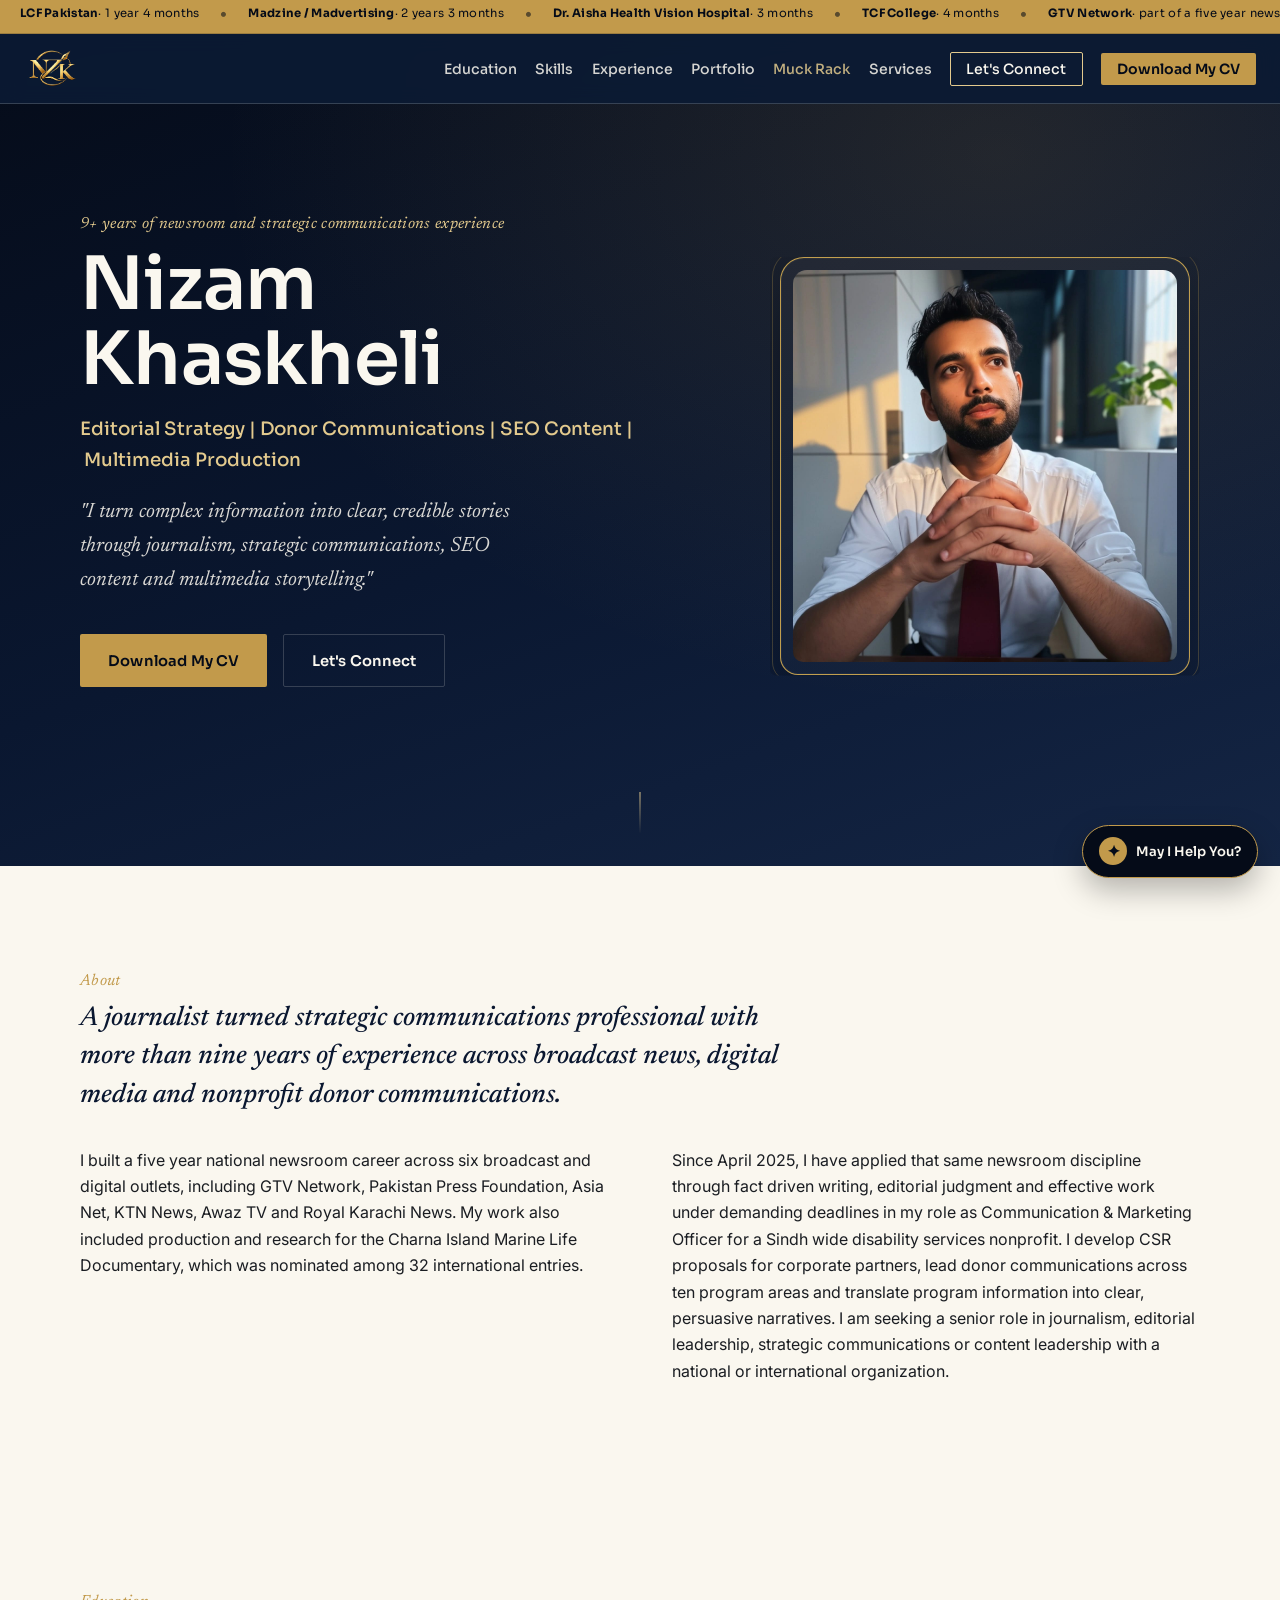
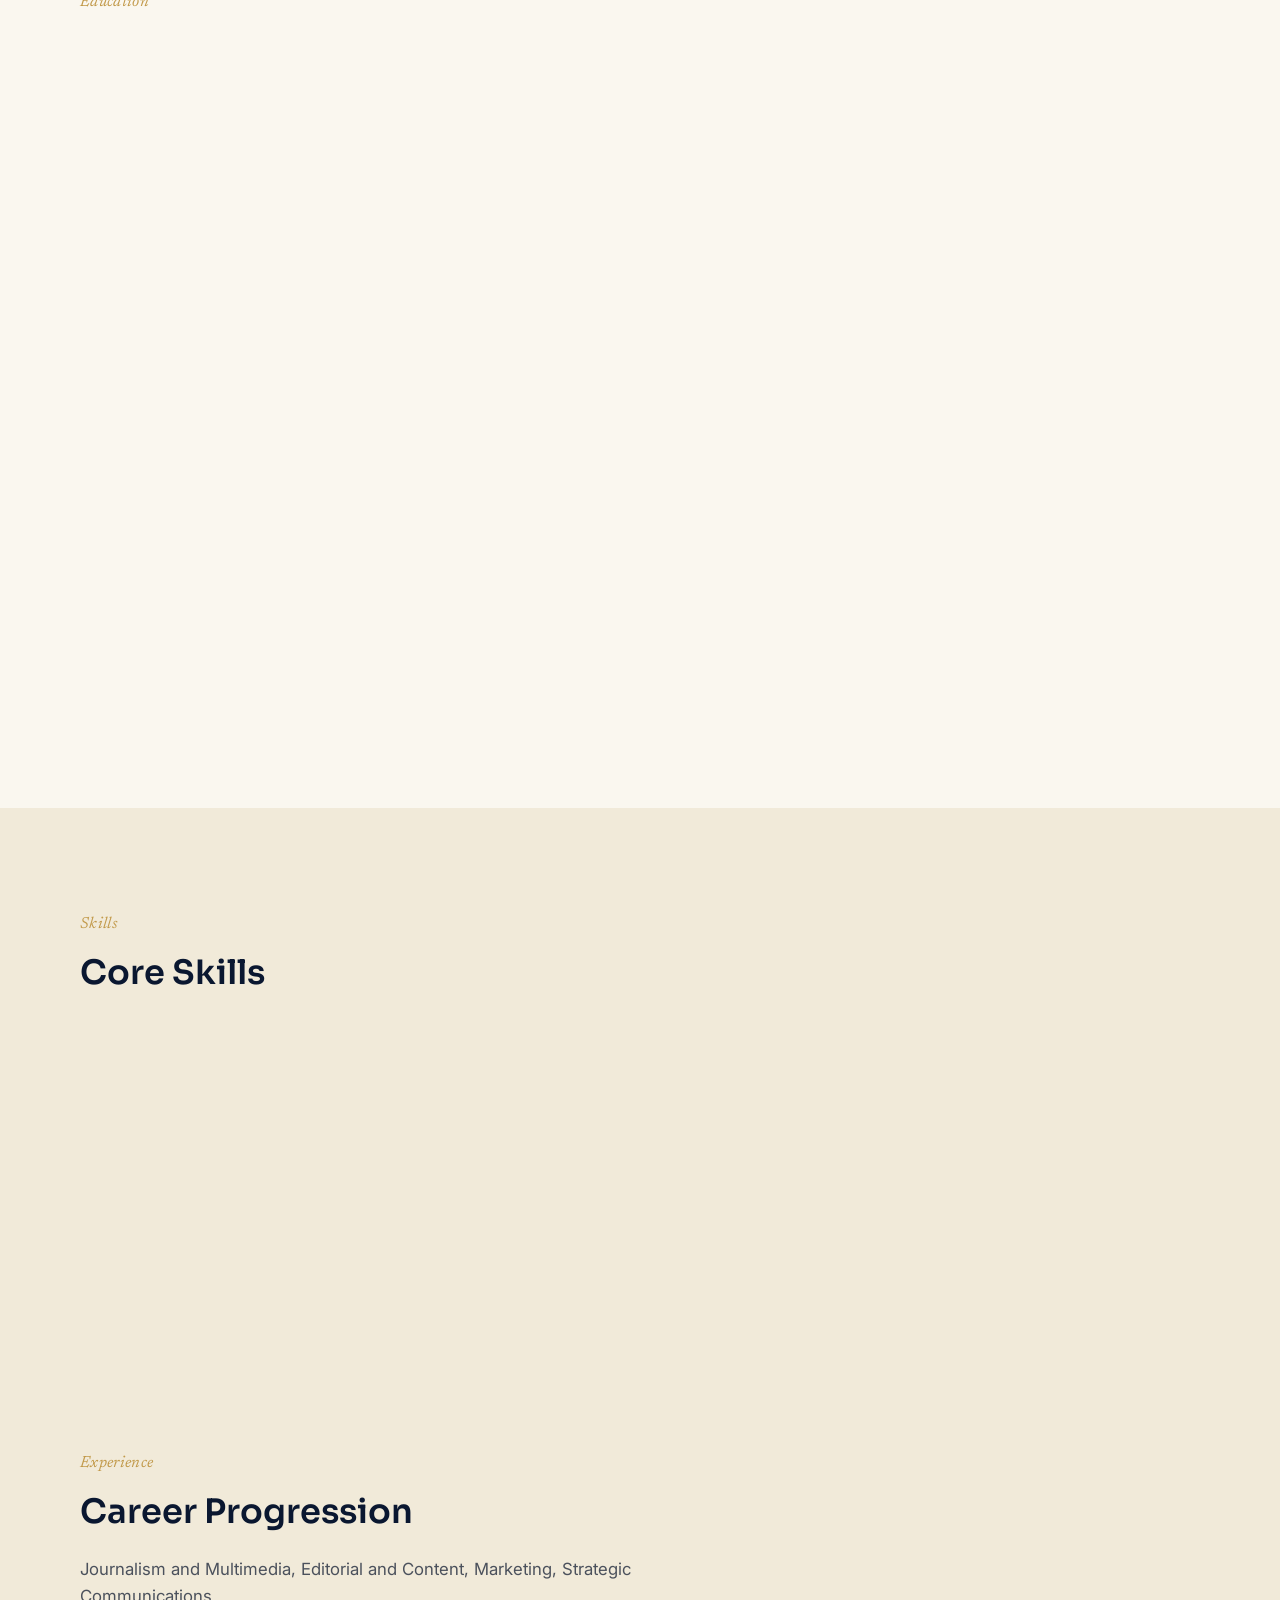
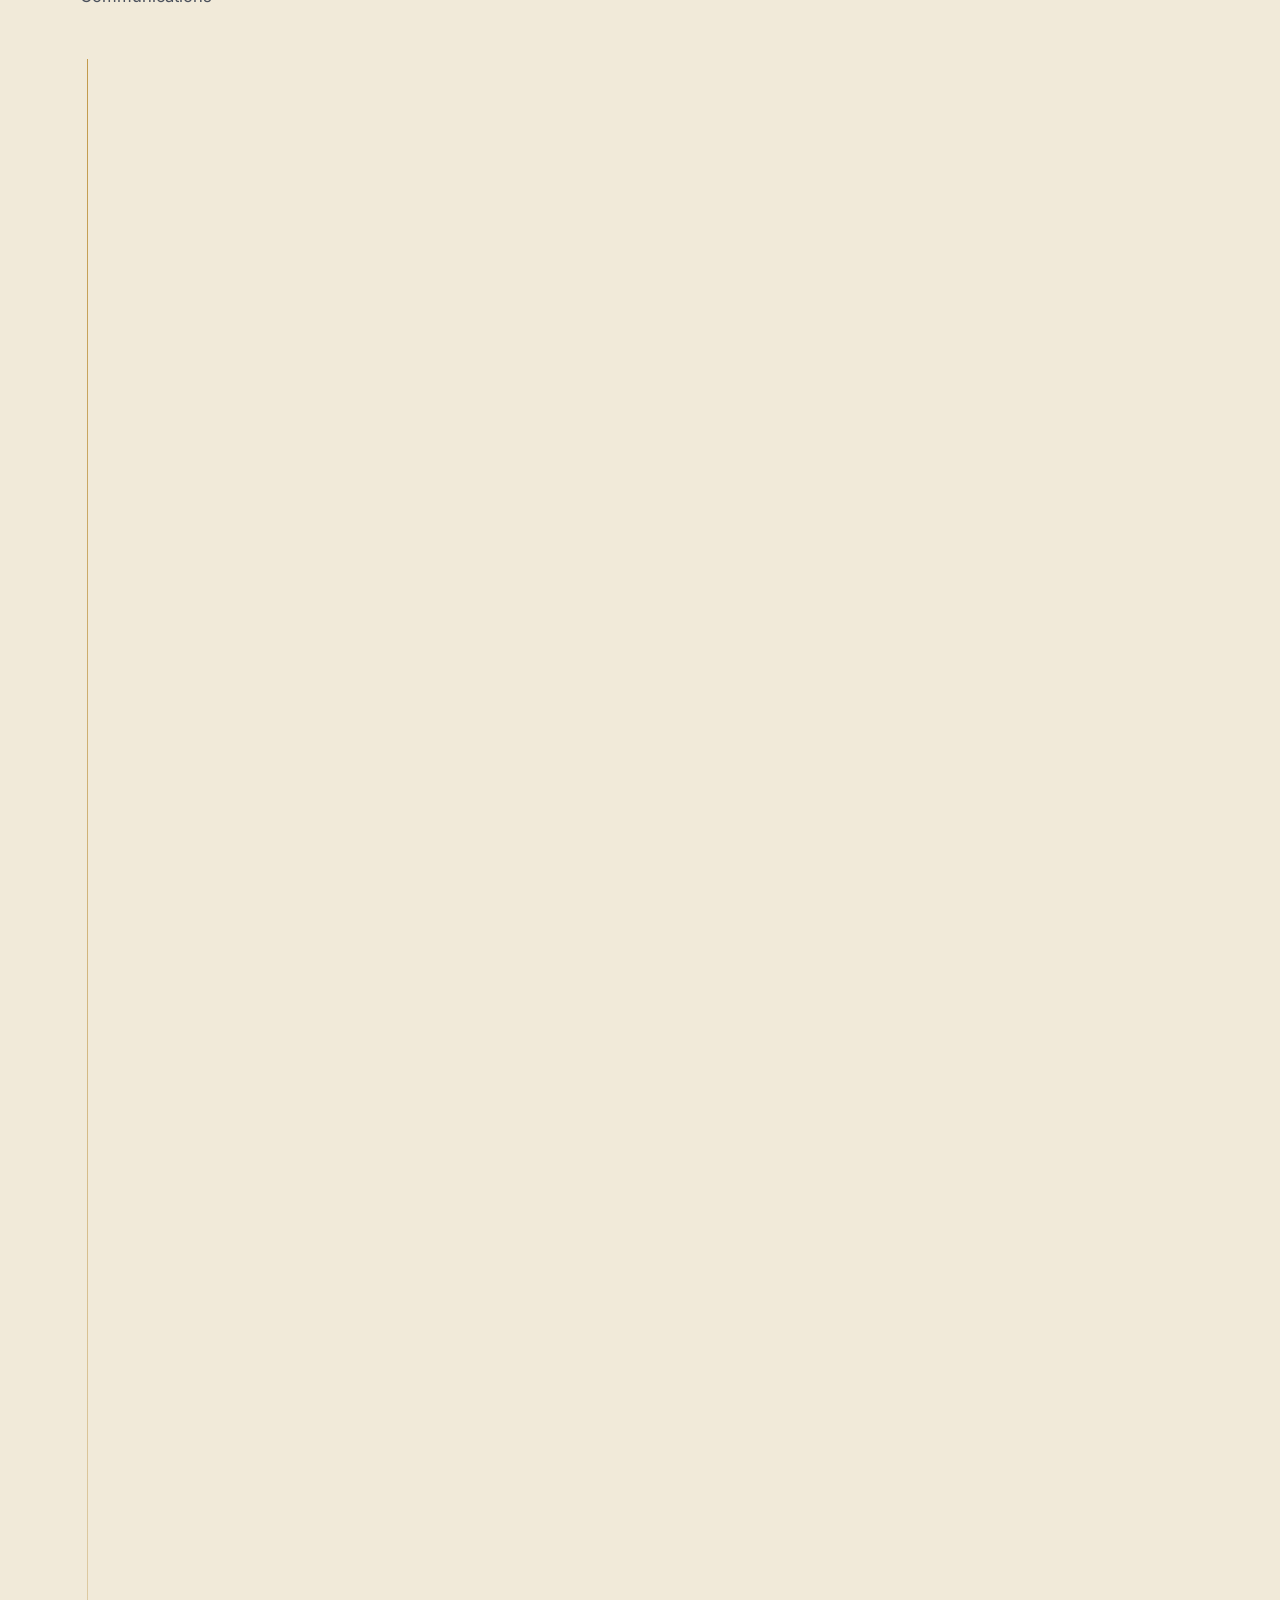
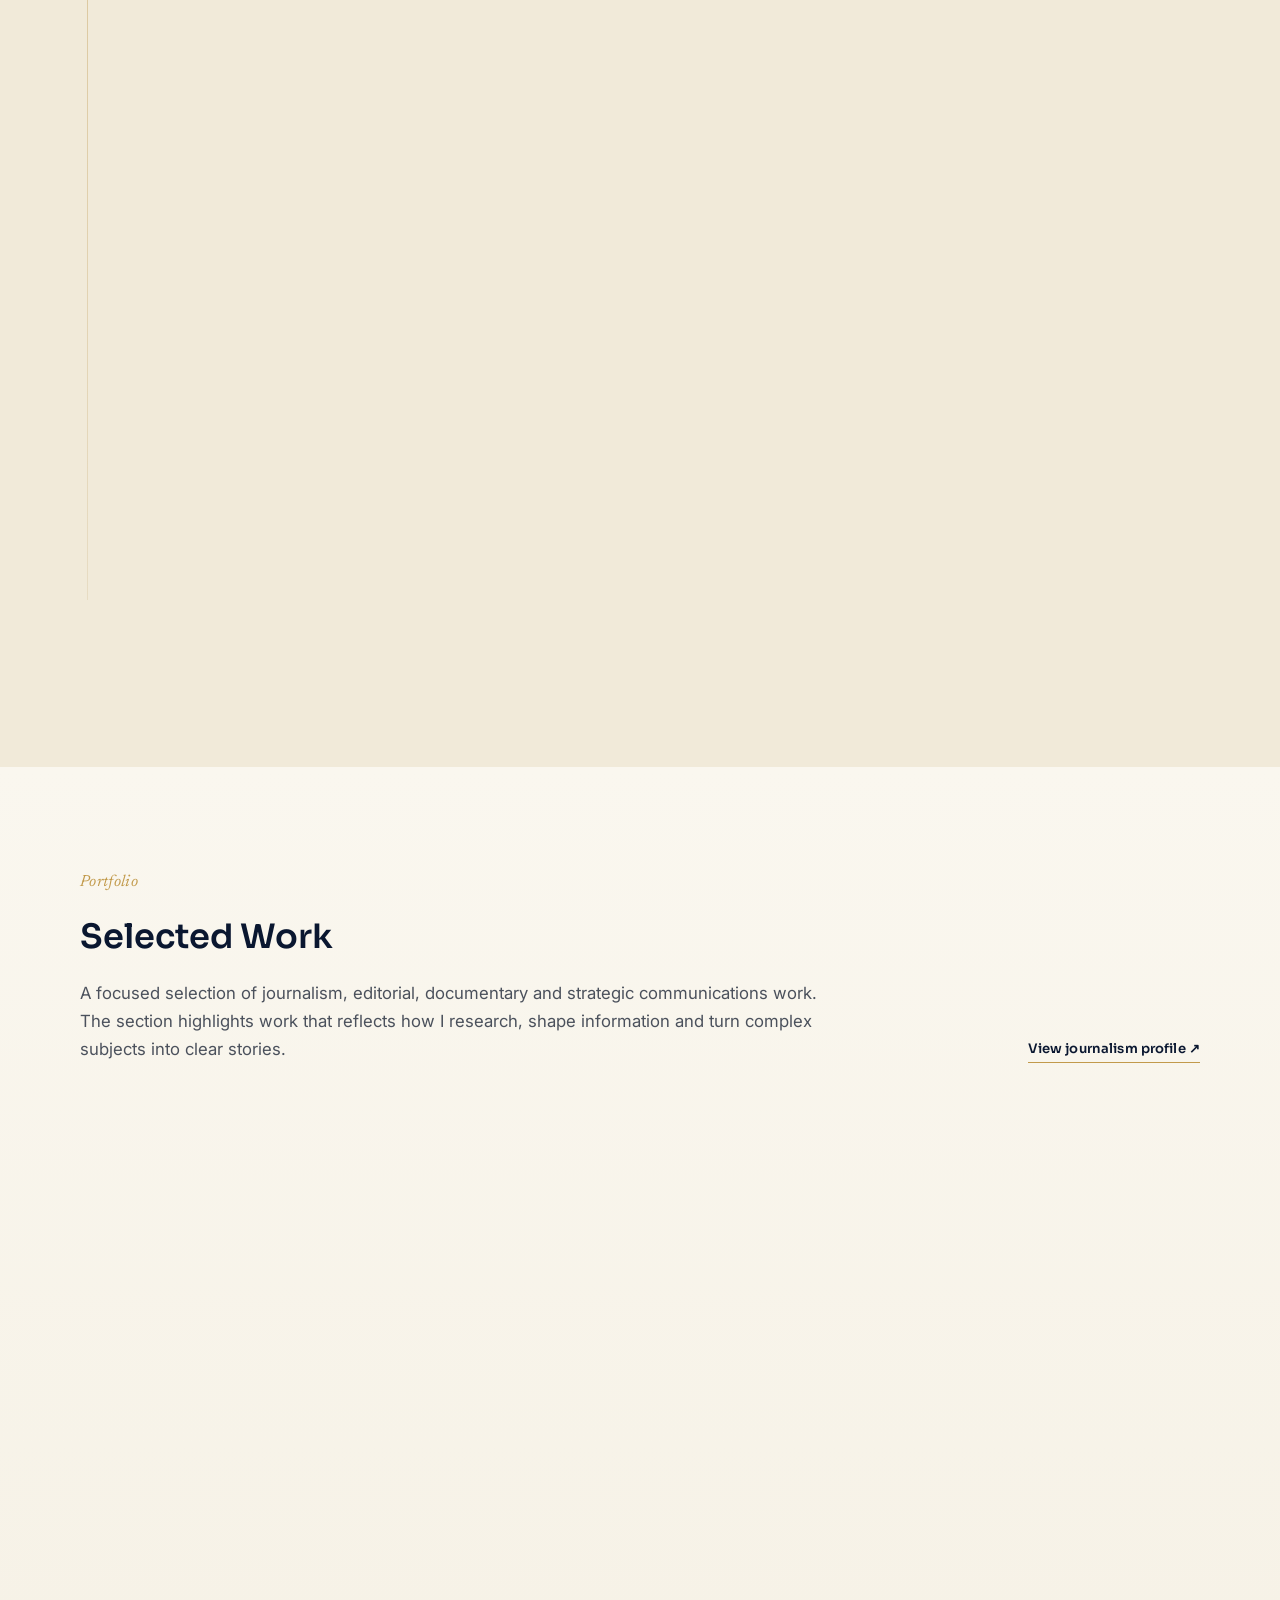
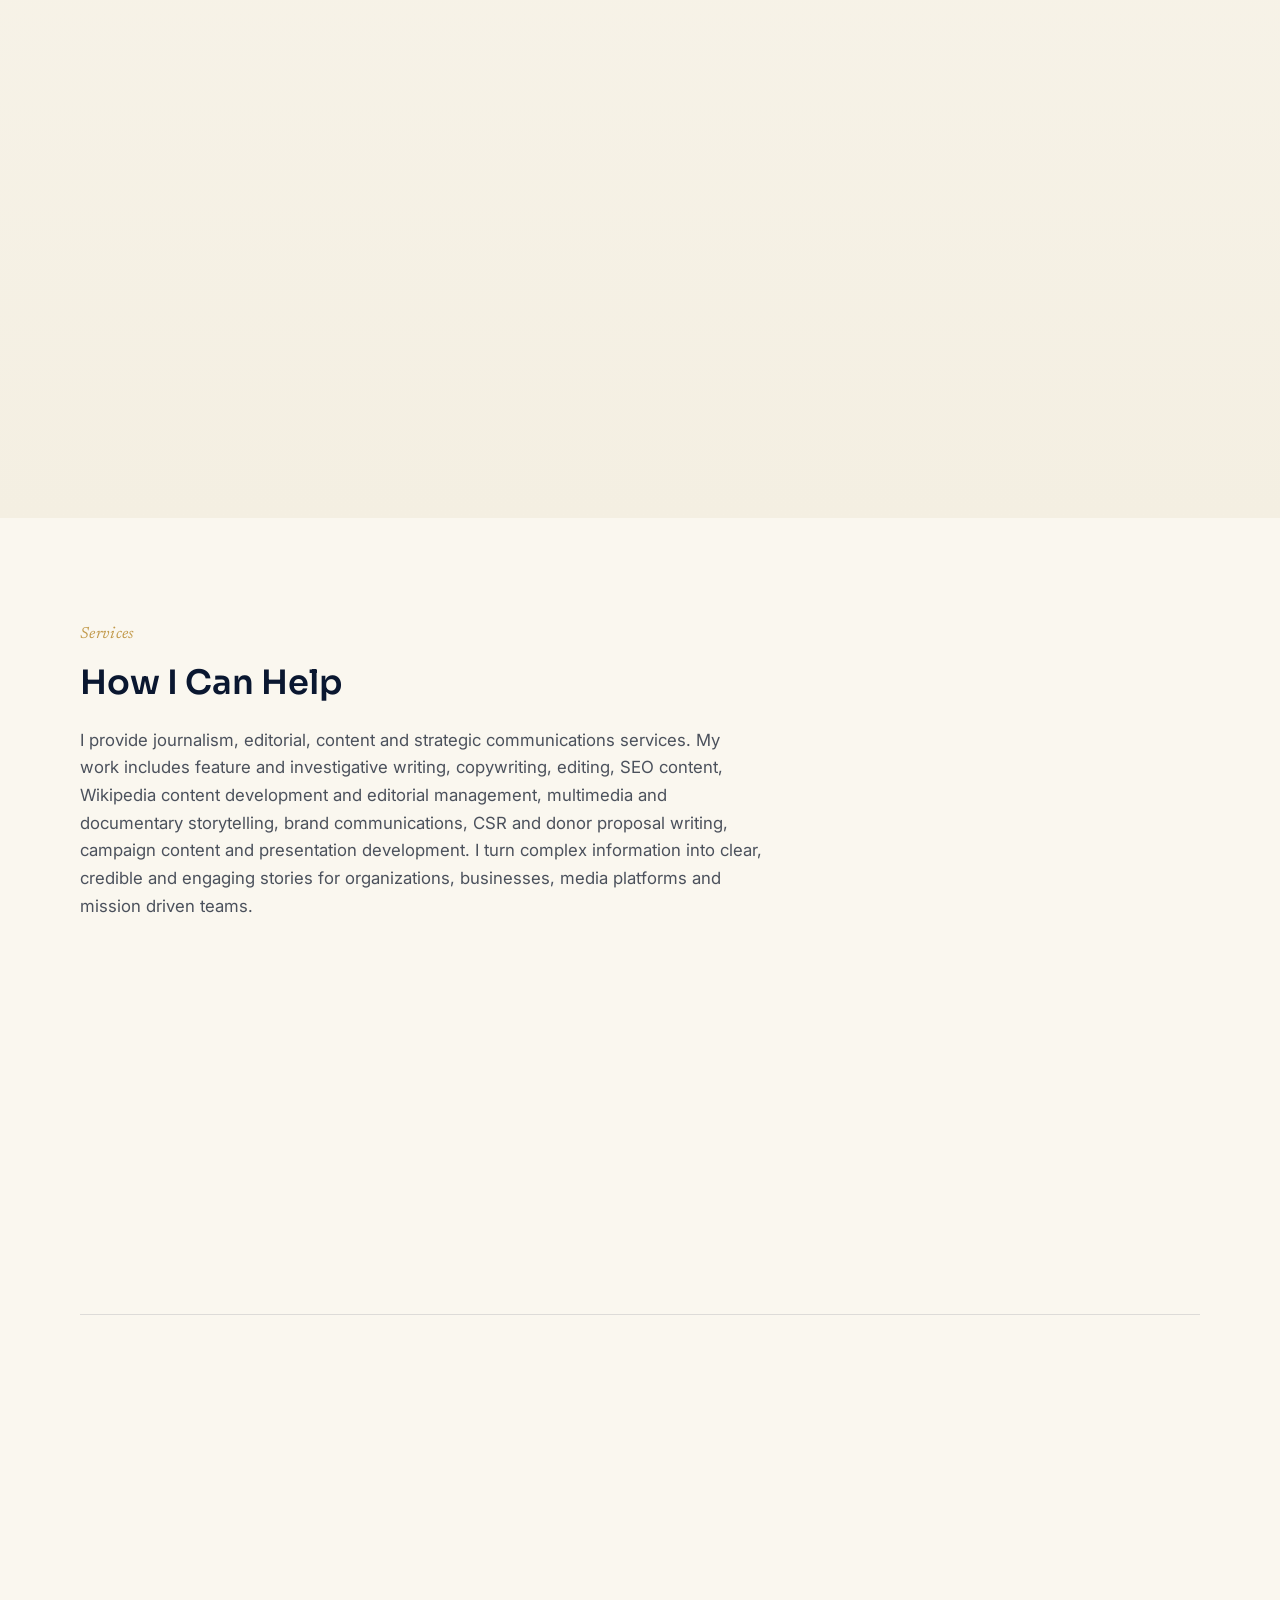
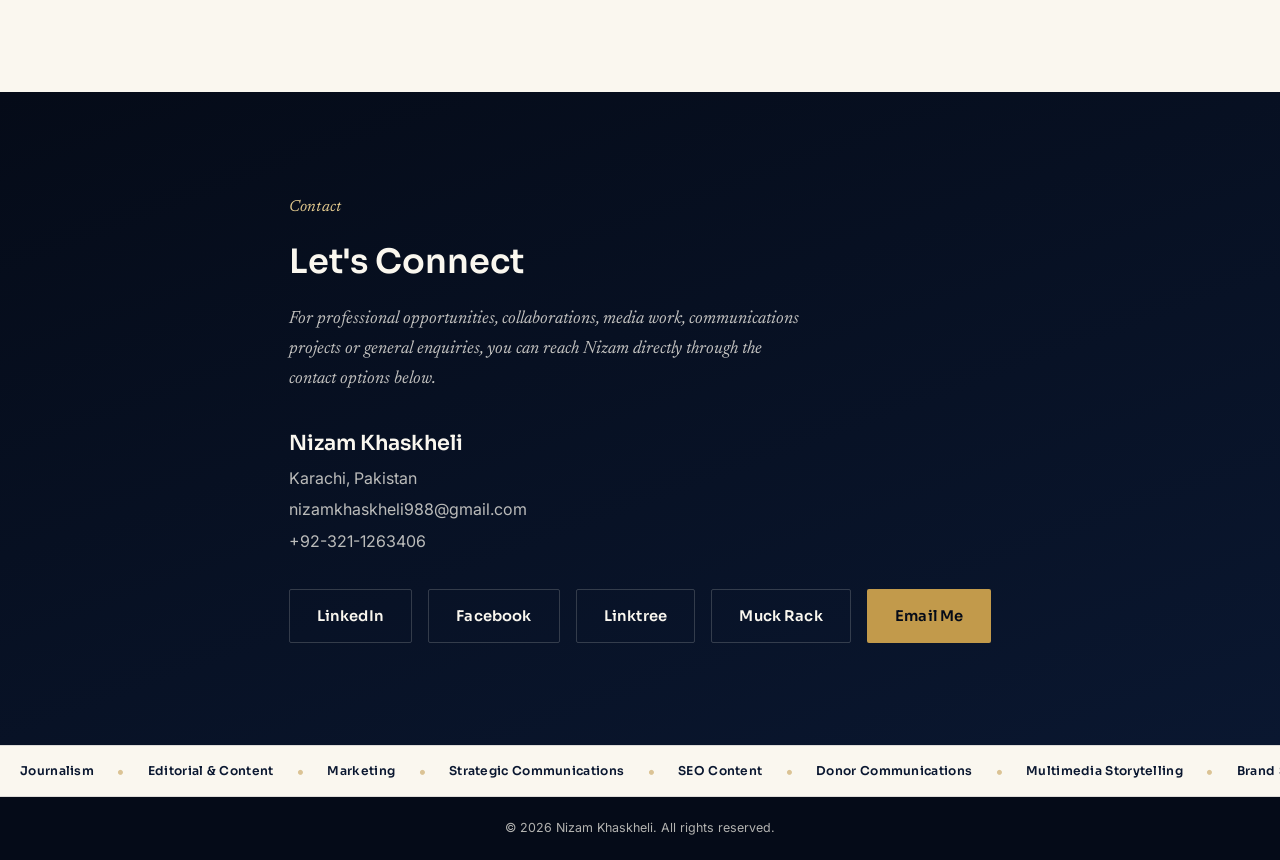
<file: index.html>
<!DOCTYPE html>
<html lang="en">
<head>
  <!-- Google tag (gtag.js) -->
<script async src="https://www.googletagmanager.com/gtag/js?id=G-LCYY7PR3H1"></script>
<script>
  window.dataLayer = window.dataLayer || [];
  function gtag(){dataLayer.push(arguments);}
  gtag('js', new Date());

  gtag('config', 'G-LCYY7PR3H1');
</script>
<meta charset="UTF-8">
<meta name="viewport" content="width=device-width, initial-scale=1.0">
<title>Nizam Khaskheli | Journalist, Strategic Communications &amp; Multimedia Storyteller</title>
<meta name="description" content="Nizam Khaskheli is a Pakistan-based journalist, strategic communications professional and multimedia storyteller with 9+ years of experience in broadcast journalism, editorial content, SEO writing, CSR communications, donor storytelling and nonprofit marketing.">
<meta name="keywords" content="Nizam Khaskheli, journalist Karachi, strategic communications professional, multimedia storyteller, broadcast journalist Pakistan, editorial content, donor communications, CSR proposal writing, nonprofit communications Pakistan, brand storytelling, SEO content writer">
<meta name="author" content="Nizam Khaskheli">
<meta name="robots" content="index, follow"> <!-- TODO: replace with your final published URL before deploying -->
<link rel="canonical" href="https://visit.nizamkhaskheli.workers.dev/"> <!-- Open Graph -->
<meta property="og:type" content="website">
<meta property="og:title" content="Nizam Khaskheli | Journalist & Strategic Communications Professional">
<meta property="og:description" content="Journalist and strategic communications professional in Pakistan specialising in editorial content, SEO writing, donor communications, brand storytelling and multimedia production.">
<meta property="og:url" content="https://visit.nizamkhaskheli.workers.dev/">
<meta property="og:image" content="https://visit.nizamkhaskheli.workers.dev/assets/nizam-khaskheli.jpg">
<meta property="og:image:width" content="643">
<meta property="og:image:height" content="1181">
<meta property="og:locale" content="en_US"> <!-- Twitter / X -->
<meta name="twitter:card" content="summary_large_image">
<meta name="twitter:title" content="Nizam Khaskheli | Journalist & Strategic Communications Professional">
<meta name="twitter:description" content="Karachi-based journalist, strategic communications professional and multimedia storyteller.">
<meta name="twitter:image" content="https://visit.nizamkhaskheli.workers.dev/assets/nizam-khaskheli.jpg">
<link rel="icon" href="favicon.svg" type="image/svg+xml"> <link rel="preconnect" href="https://fonts.googleapis.com">
<link rel="preconnect" href="https://fonts.gstatic.com" crossorigin>
<link href="https://fonts.googleapis.com/css2?family=Sora:wght@400;500;600;700&family=Inter:wght@400;500;600&family=Newsreader:ital,wght@0,400;1,400;1,500&display=swap" rel="stylesheet"> <link rel="stylesheet" href="style.css"> <!-- Structured data: Person -->
<script type="application/ld+json">
{ "@context": "https://schema.org", "@type": "Person", "name": "Nizam Khaskheli", "alternateName": "Nizam-Uddin Khaskheli", "jobTitle": "Communication & Marketing Officer", "description": "Karachi-based journalist, strategic communications professional and multimedia storyteller with 9+ years across broadcast news, digital media, editorial content and nonprofit donor communications.", "url": "https://visit.nizamkhaskheli.workers.dev/", "image": "https://visit.nizamkhaskheli.workers.dev/assets/nizam-khaskheli.jpg", "email": "mailto:nizamkhaskheli988@gmail.com", "telephone": "+92-321-1263406", "address": { "@type": "PostalAddress", "addressLocality": "Karachi", "addressCountry": "PK" }, "worksFor": { "@type": "Organization", "name": "The Life Changing Foundation (LCF) Pakistan" }, "alumniOf": { "@type": "CollegeOrUniversity", "name": "SZABIST University, Karachi" }, "knowsAbout": [ "Investigative Journalism", "Broadcast News Reporting", "Documentary Production", "Editorial Leadership", "CSR & Donor Proposal Writing", "Strategic Communications", "Brand Storytelling", "SEO & Content Writing", "Advocacy Communications", "Donor Communications", "Multimedia Storytelling" ], "sameAs": [ "https://www.linkedin.com/in/nizam-uddin-a80105393/", "https://www.facebook.com/people/Nizam-Khaskheli/pfbid02JHVqVkU1X79TqSRb5tmzg2qRRCMNdY21jjFmo4Lgp6rfTdWKMhmAxt5phXQ5WW2fl/", "https://linktr.ee/nizamkhaskheli_" ]
}
</script>
</head>
<body> <a class="skip-link" href="#main">Skip to content</a> <!-- ============ NAVIGATION ============ -->
<header class="site-header" id="site-header"> <nav class="nav" aria-label="Primary"> <a href="#home" class="nav__mark" aria-label="Nizam Khaskheli home"><img src="nzk-logo.png" alt="NZK" width="54" height="36"></a> <button class="nav__toggle" id="navToggle" aria-expanded="false" aria-controls="navMenu" aria-label="Open menu"> <span></span><span></span><span></span> </button> <ul class="nav__menu" id="navMenu"> <li class="nav__menu-close"><button type="button" id="navClose" class="nav__close" aria-label="Close menu"><span aria-hidden="true">×</span><span>Close</span></button></li> <li><a href="#education" class="nav__link">Education</a></li> <li><a href="#skills" class="nav__link">Skills</a></li> <li><a href="#experience" class="nav__link">Experience</a></li> <li><a href="#portfolio" class="nav__link">Portfolio</a></li> <li><a href="https://muckrack.com/nizam-khaskheli" class="nav__link nav__link--external" target="_blank" rel="noopener noreferrer">Muck Rack</a></li> <li><a href="#services" class="nav__link">Services</a></li> <li><a href="#contact" class="nav__link nav__link--cta">Let's Connect</a></li> <li><a href="./Nizam-Khaskheli-CV.pdf" download="Nizam-Khaskheli-CV.pdf" class="nav__link nav__link--download">Download My CV</a></li> </ul> </nav>
</header> <div class="top-ticker" aria-label="Professional experience ticker"><div class="ticker__viewport"><div class="ticker__track ticker__track--top"><div class="ticker__group">
<span><strong>LCF Pakistan</strong> · 1 year 4 months</span><i>•</i><span><strong>Madzine / Madvertising</strong> · 2 years 3 months</span><i>•</i><span><strong>Dr. Aisha Health Vision Hospital</strong> · 3 months</span><i>•</i><span><strong>TCF College</strong> · 4 months</span><i>•</i><span><strong>GTV Network</strong> · part of a five year newsroom career</span><i>•</i><span><strong>Pakistan Press Foundation</strong> · part of a five year newsroom career</span><i>•</i><span><strong>Asia Net</strong> · part of a five year newsroom career</span><i>•</i><span><strong>KTN News</strong> · part of a five year newsroom career</span><i>•</i><span><strong>Awaz TV</strong> · part of a five year newsroom career</span><i>•</i><span><strong>Royal Karachi News</strong> · 7 months</span><i>•</i>
</div><div class="ticker__group" aria-hidden="true">
<span><strong>LCF Pakistan</strong> · 1 year 4 months</span><i>•</i><span><strong>Madzine / Madvertising</strong> · 2 years 3 months</span><i>•</i><span><strong>Dr. Aisha Health Vision Hospital</strong> · 3 months</span><i>•</i><span><strong>TCF College</strong> · 4 months</span><i>•</i><span><strong>GTV Network</strong> · part of a five year newsroom career</span><i>•</i><span><strong>Pakistan Press Foundation</strong> · part of a five year newsroom career</span><i>•</i><span><strong>Asia Net</strong> · part of a five year newsroom career</span><i>•</i><span><strong>KTN News</strong> · part of a five year newsroom career</span><i>•</i><span><strong>Awaz TV</strong> · part of a five year newsroom career</span><i>•</i><span><strong>Royal Karachi News</strong> · 7 months</span><i>•</i>
</div></div></div></div> <main id="main"> <!-- ============ HERO ============ --> <section class="hero" id="home"> <div class="hero__inner"> <div class="hero__text"> <p class="eyebrow eyebrow--light hero-anim" style="--d:1">9+ years of newsroom and strategic communications experience</p> <h1 class="hero__name hero-anim" style="--d:2">Nizam<br>Khaskheli</h1> <p class="hero__role hero-anim" style="--d:3">Editorial Strategy&nbsp;|&nbsp;Donor Communications&nbsp;|&nbsp;SEO Content&nbsp;|&nbsp;Multimedia Production</p> <p class="hero__tagline hero-anim" style="--d:4">"I turn complex information into clear, credible stories through journalism, strategic communications, SEO content and multimedia storytelling."</p> <div class="hero__ctas hero-anim" style="--d:5"> <a href="./Nizam-Khaskheli-CV.pdf" download="Nizam-Khaskheli-CV.pdf" class="btn btn--gold">Download My CV</a> <a href="#contact" class="btn btn--outline">Let's Connect</a> </div> </div> <div class="hero__portrait hero-anim-portrait"> <div class="portrait-frame"> <img src="./hero-image.jpeg?v=1" alt="Portrait of Nizam Khaskheli, journalist and strategic communications professional" class="portrait-img" width="1411" height="1440" loading="eager" fetchpriority="high"> </div> </div> </div> <div class="hero__scroll-cue" aria-hidden="true"><span></span></div> </section> <!-- ============ ABOUT ============ --> <section class="section" id="about"> <div class="section__inner"> <p class="eyebrow">About</p> <p class="lede">A journalist turned strategic communications professional with more than nine years of experience across broadcast news, digital media and nonprofit donor communications.</p> <div class="about__grid"> <p class="body-text"> I built a five year national newsroom career across six broadcast and digital outlets, including GTV Network, Pakistan Press Foundation, Asia Net, KTN News, Awaz TV and Royal Karachi News. My work also included production and research for the Charna Island Marine Life Documentary, which was nominated among 32 international entries. </p> <p class="body-text"> Since April 2025, I have applied that same newsroom discipline through fact driven writing, editorial judgment and effective work under demanding deadlines in my role as Communication &amp; Marketing Officer for a Sindh wide disability services nonprofit. I develop CSR proposals for corporate partners, lead donor communications across ten program areas and translate program information into clear, persuasive narratives. I am seeking a senior role in journalism, editorial leadership, strategic communications or content leadership with a national or international organization. </p> </div> </div> </section> <!-- ============ EDUCATION ============ --> <section class="section" id="education"> <div class="section__inner"> <p class="eyebrow">Education</p> <div class="education__card" data-reveal> <div class="education__head"> <div> <h3 class="education__degree">Bachelor of Media Sciences</h3> <p class="education__school">SZABIST University, Karachi &middot; Specialization: Journalism</p> </div> <p class="education__date">September 2021 to October 2025</p> </div> <p class="body-text"> Focused on investigative journalism, digital news reporting, television journalism, multimedia journalism, feature writing, copywriting and visualization, and campaign strategy. Developed practical skills in storytelling, media production, research, reporting, and presentation through academic projects, with recognition for storytelling and presentation skills. </p> <p class="body-text"> I completed two major documentary projects during my degree. I served as a core team member for the <em>Charna Island Marine Life Documentary</em>, developed as part of the course Producing Short Narratives under Babar Sheikh, where I contributed to research, scripting, story development and production. The documentary was nominated among 32 international entries. I also produced <em>AI &amp; News 2.0</em> as my Final Year Project, examining the intersection of artificial intelligence and news media from concept through completion. </p> <p class="body-text body-text--muted"> <strong>Activities:</strong> Member of the SZABIST Performing Arts Society, participating in theatre events, performances, and creative projects. </p> </div> <div class="education__prior" data-reveal> <div class="education__prior-row"> <p class="education__prior-degree">F.Sc. from TCF College (BIEK, Karachi)</p> <p class="education__prior-date">2019 to 2021</p> </div> <div class="education__prior-row"> <p class="education__prior-degree">S.S.C. from TCF (BSEK, Karachi)</p> <p class="education__prior-date">2017 to 2019</p> </div> </div> </div> </section> <!-- ============ SKILLS ============ --> <section class="section section--tint" id="skills"> <div class="section__inner"> <p class="eyebrow">Skills</p> <h2 class="section__title">Core Skills</h2> <ul class="skills__grid"> <li class="skill-chip" data-reveal> <svg class="skill-chip__icon" viewBox="0 0 24 24" aria-hidden="true"><circle cx="10.5" cy="10.5" r="6.5" fill="none" stroke="currentColor" stroke-width="1.6"/><line x1="15.3" y1="15.3" x2="21" y2="21" stroke="currentColor" stroke-width="1.6" stroke-linecap="round"/></svg> <span>Investigative &amp; Feature Journalism</span> </li> <li class="skill-chip" data-reveal> <svg class="skill-chip__icon" viewBox="0 0 24 24" aria-hidden="true"><circle cx="12" cy="19" r="1.6" fill="currentColor"/><path d="M7 15a7 7 0 0 1 10 0M4 11.5a11.5 11.5 0 0 1 16 0" fill="none" stroke="currentColor" stroke-width="1.6" stroke-linecap="round"/></svg> <span>Broadcast &amp; Digital News Reporting</span> </li> <li class="skill-chip" data-reveal> <svg class="skill-chip__icon" viewBox="0 0 24 24" aria-hidden="true"><rect x="3" y="6" width="18" height="13" rx="1" fill="none" stroke="currentColor" stroke-width="1.6"/><path d="M3 10h18M6 6 8.5 3M12 6l2.5-3M18 6l2.5-3" fill="none" stroke="currentColor" stroke-width="1.6" stroke-linecap="round" stroke-linejoin="round"/></svg> <span>Documentary Production &amp; Scriptwriting</span> </li> <li class="skill-chip" data-reveal> <svg class="skill-chip__icon" viewBox="0 0 24 24" aria-hidden="true"><path d="M4 20l1-4.2L16.2 4.6a1.5 1.5 0 0 1 2.1 0l1.1 1.1a1.5 1.5 0 0 1 0 2.1L8.2 19 4 20Z" fill="none" stroke="currentColor" stroke-width="1.6" stroke-linejoin="round"/></svg> <span>Editorial Leadership &amp; Copy Editing</span> </li> <li class="skill-chip" data-reveal> <svg class="skill-chip__icon" viewBox="0 0 24 24" aria-hidden="true"><path d="M12 20.2S4 15.6 4 9.9A3.9 3.9 0 0 1 12 8.4a3.9 3.9 0 0 1 8 1.5c0 5.7-8 10.3-8 10.3Z" fill="none" stroke="currentColor" stroke-width="1.6" stroke-linejoin="round"/></svg> <span>CSR &amp; Donor Proposal Writing</span> </li> <li class="skill-chip" data-reveal> <svg class="skill-chip__icon" viewBox="0 0 24 24" aria-hidden="true"><path d="M3 11v2a2 2 0 0 0 2 2h1l9 4V5L6 9H5a2 2 0 0 0-2 2Z" fill="none" stroke="currentColor" stroke-width="1.6" stroke-linejoin="round"/><path d="M18 9.5a3 3 0 0 1 0 5" fill="none" stroke="currentColor" stroke-width="1.6" stroke-linecap="round"/></svg> <span>Fundraising &amp; Campaign Copywriting</span> </li> <li class="skill-chip" data-reveal> <svg class="skill-chip__icon" viewBox="0 0 24 24" aria-hidden="true"><path d="M4 5h13l3 3-3 3H4V5Z" fill="none" stroke="currentColor" stroke-width="1.6" stroke-linejoin="round"/><path d="M9 11v8" fill="none" stroke="currentColor" stroke-width="1.6" stroke-linecap="round"/></svg> <span>Strategic Communications &amp; Brand Storytelling</span> </li> <li class="skill-chip" data-reveal> <svg class="skill-chip__icon" viewBox="0 0 24 24" aria-hidden="true"><path d="M12 3 4 6.5v5C4 16.4 7.4 20 12 21c4.6-1 8-4.6 8-9.5v-5L12 3Z" fill="none" stroke="currentColor" stroke-width="1.6" stroke-linejoin="round"/></svg> <span>Media Relations &amp; Crisis Communications</span> </li> <li class="skill-chip" data-reveal> <svg class="skill-chip__icon" viewBox="0 0 24 24" aria-hidden="true"><path d="M4 16l5-6 4 4 6-8" fill="none" stroke="currentColor" stroke-width="1.6" stroke-linecap="round" stroke-linejoin="round"/><path d="M14 6h5v5" fill="none" stroke="currentColor" stroke-width="1.6" stroke-linecap="round" stroke-linejoin="round"/></svg> <span>SEO &amp; Content Writing</span> </li> <li class="skill-chip" data-reveal> <svg class="skill-chip__icon" viewBox="0 0 24 24" aria-hidden="true"><circle cx="12" cy="12" r="9" fill="none" stroke="currentColor" stroke-width="1.6"/><path d="M10 8.5v7l6-3.5-6-3.5Z" fill="currentColor"/></svg> <span>Multimedia &amp; Digital Storytelling</span> </li> <li class="skill-chip" data-reveal> <svg class="skill-chip__icon" viewBox="0 0 24 24" aria-hidden="true"><rect x="3" y="7" width="18" height="12" rx="2" fill="none" stroke="currentColor" stroke-width="1.6"/><circle cx="12" cy="13" r="3.3" fill="none" stroke="currentColor" stroke-width="1.6"/><path d="M8 7 9.5 4.5h5L16 7" fill="none" stroke="currentColor" stroke-width="1.6" stroke-linejoin="round"/></svg> <span>Camera &amp; Production Basics</span> </li> <li class="skill-chip" data-reveal> <svg class="skill-chip__icon" viewBox="0 0 24 24" aria-hidden="true"><circle cx="8" cy="8" r="2.6" fill="none" stroke="currentColor" stroke-width="1.6"/><circle cx="17" cy="8" r="2.6" fill="none" stroke="currentColor" stroke-width="1.6"/><path d="M3 19c.5-3 2.3-4.6 5-4.6s4.5 1.6 5 4.6M13 19c.4-2.6 2-4 4.5-4s3.9 1.4 4.3 4" fill="none" stroke="currentColor" stroke-width="1.6" stroke-linecap="round"/></svg> <span>Cross-Functional Stakeholder Coordination</span> </li> </ul> </div> </section> <!-- ============ EXPERIENCE ============ --> <section class="section section--tint" id="experience"> <div class="section__inner"> <p class="eyebrow">Experience</p> <h2 class="section__title">Career Progression</h2> <p class="section__intro">Journalism and Multimedia, Editorial and Content, Marketing, Strategic Communications</p> <ol class="timeline"> <!-- Role 1 --> <li class="timeline__item" data-reveal> <div class="timeline__marker" aria-hidden="true"></div> <div class="timeline__content"> <p class="timeline__era">Strategic Communications</p> <p class="timeline__date">April 2025 to Present</p> <h3 class="timeline__role">Communication &amp; Marketing Officer</h3> <p class="timeline__org">The Life Changing Foundation (LCF) Pakistan, a Sindh wide disability services nonprofit headquartered in Gambat and operating across Karachi and Interior Sindh</p> <ul class="timeline__bullets"> <li>Lead strategic communications, brand storytelling and donor communications across LCF's ten program areas, including Rehabilitation Services, WASH, Food and Nutrition, Livelihood, Skills Development, Assistive Technology, Health and Medical Outreach, Advocacy and Legal Aid, Education and the Shanakht identity documentation program. I translate program and monitoring information into clear, donor ready narratives.</li> <li>Develop CSR and Donation in Kind funding proposals for corporate partners, including a solar energy sustainability proposal submitted to a major telecommunications operator and proposals that secured in kind support for assistive hearing devices and adaptive school uniforms for children with disabilities.</li> <li>Write, design and produce donor and board presentations and fundraising materials while leading the editorial and visual rebrand of LCF's master organizational presentation.</li> <li>Plan and write campaign copy for crowdfunding initiatives, including an assistive technology campaign launched on an international crowdfunding platform.</li> <li>Partner with M&amp;E, program, and leadership teams to verify every external communication and donor narrative is grounded in accurate organizational data, protecting donor trust and reporting accuracy.</li> </ul> </div> </li> <!-- Role 2 --> <li class="timeline__item" data-reveal> <div class="timeline__marker" aria-hidden="true"></div> <div class="timeline__content"> <p class="timeline__era">Editorial &amp; Content</p> <p class="timeline__date">January 2023 to March 2025</p> <h3 class="timeline__role">Editor</h3> <p class="timeline__org">Madzine / Madvertising, part time and freelance</p> <ul class="timeline__bullets"> <li>Directed editorial content development for a digital magazine from planning and research through writing, editing and publication.</li> <li>Researched, wrote and edited feature articles, trend analyses and campaign content while applying broadcast editorial standards to digital publishing.</li> <li>Managed SEO and content strategy for marketing clients and collaborated with cross functional teams on content that contributed to a 10 percent increase in client revenue.</li> </ul> </div> </li> <!-- Role 3 --> <li class="timeline__item" data-reveal> <div class="timeline__marker" aria-hidden="true"></div> <div class="timeline__content"> <p class="timeline__era">Marketing</p> <p class="timeline__date">October 2022 to December 2022</p> <h3 class="timeline__role">Marketing Manager</h3> <p class="timeline__org">Dr. Aisha Health Vision Hospital, part time</p> <ul class="timeline__bullets"> <li>Coordinated events, networking activities and partnership initiatives while maintaining accuracy and professional standards throughout execution.</li> <li>Led marketing initiatives and coordinated with internal teams to strengthen brand presence and community outreach.</li> </ul> </div> </li> <!-- Role 4 --> <li class="timeline__item" data-reveal> <div class="timeline__marker" aria-hidden="true"></div> <div class="timeline__content"> <p class="timeline__era">Marketing</p> <p class="timeline__date">June 2022 to September 2022</p> <h3 class="timeline__role">Social Media &amp; Marketing Executive</h3> <p class="timeline__org">TCF College, part time</p> <ul class="timeline__bullets"> <li>Partnered with the Human Resources and Research departments to plan and execute social media and marketing activities across the college.</li> </ul> </div> </li> <!-- Role 5 --> <li class="timeline__item" data-reveal> <div class="timeline__marker" aria-hidden="true"></div> <div class="timeline__content"> <p class="timeline__era">Journalism &amp; Multimedia</p> <p class="timeline__date">June 2017 to May 2022</p> <h3 class="timeline__role">Media &amp; Content Professional</h3> <p class="timeline__org">GTV Network · Pakistan Press Foundation · Asia Net · KTN News · Awaz TV · Royal Karachi News. Five years across national broadcast and digital newsrooms as a feature writer, editor and scriptwriter.</p> <ul class="timeline__bullets"> <li>Reported, wrote and edited feature and investigative stories across six national broadcast and digital outlets while consistently meeting daily and weekly editorial deadlines.</li> <li>Wrote and edited scripts for television and digital news bulletins, adapting stories for broadcast pacing, on air delivery and multi platform distribution.</li> <li>Served on the core production team for the Charna Island Marine Life Documentary, an environmental documentary nominated among 32 international entries, contributing to research, scripting and story development.</li> <li>Produced the <em>AI &amp; News 2.0</em> documentary exploring the intersection of artificial intelligence and news media from concept through completion.</li> <li>Covered long form investigative features on current affairs, social issues and environmental topics across print, digital and television formats.</li> <li>Built editorial relationships across six broadcast and digital newsrooms while developing versatility in fast turnaround and high pressure news environments.</li> <li>Applied camera and production fundamentals to field reporting and documentary shoots, supporting multimedia storytelling from script to screen.</li> </ul> </div> </li> <!-- Role 6 --> <li class="timeline__item" data-reveal> <div class="timeline__marker" aria-hidden="true"></div> <div class="timeline__content"> <p class="timeline__era">Journalism &amp; Multimedia</p> <p class="timeline__date">November 2016 to May 2017</p> <h3 class="timeline__role">Desk Reporter</h3> <p class="timeline__org">Royal Karachi News. An entry level newsroom role that launched a five year career in broadcast and digital journalism</p> <ul class="timeline__bullets"> <li>Covered local news beats by gathering, verifying and drafting news reports under daily deadlines.</li> <li>Built foundational skills in news writing, fact checking and editorial workflow that supported five years of investigative, feature and multimedia journalism across national outlets.</li> <li>Worked closely with senior editors to develop strong newsroom sourcing, verification and editorial style practices.</li> </ul> </div> </li> </ol> </div> </section> <!-- ============ PORTFOLIO ============ -->
<section class="section section--portfolio" id="portfolio">
  <div class="section__inner">
    <p class="eyebrow">Portfolio</p>
    <div class="portfolio__heading">
      <div>
        <h2 class="section__title">Selected Work</h2>
        <p class="section__intro">A focused selection of journalism, editorial, documentary and strategic communications work. The section highlights work that reflects how I research, shape information and turn complex subjects into clear stories.</p>
      </div>
      <a class="portfolio__archive" href="https://muckrack.com/nizam-khaskheli" target="_blank" rel="noopener noreferrer">View journalism profile <span aria-hidden="true">↗</span></a>
    </div>

    <div class="portfolio__grid">
      <article class="portfolio-card portfolio-card--editorial" data-reveal>
        <div class="portfolio-card__visual" aria-hidden="true">
          <span class="portfolio-card__kicker">EDITORIAL</span>
          <span class="portfolio-card__word">STORY</span>
          <span class="portfolio-card__line"></span>
        </div>
        <div class="portfolio-card__body">
          <p class="portfolio-card__type">Madzine / Madvertising</p>
          <h3>Editorial &amp; Digital Publishing</h3>
          <p>Directed editorial content from research and planning through writing, editing and publication, with experience in feature articles, trend analysis, campaign content and SEO strategy.</p>
          <a href="https://muckrack.com/nizam-khaskheli" target="_blank" rel="noopener noreferrer" class="portfolio-card__link">View journalism profile <span aria-hidden="true">↗</span></a>
        </div>
      </article>

      <article class="portfolio-card portfolio-card--documentary" data-reveal>
        <div class="portfolio-card__visual" aria-hidden="true">
          <span class="portfolio-card__kicker">DOCUMENTARY</span>
          <span class="portfolio-card__word">FRAME</span>
          <span class="portfolio-card__play">▶</span>
        </div>
        <div class="portfolio-card__body">
          <p class="portfolio-card__type">Research · Script · Production</p>
          <h3>Documentary Storytelling</h3>
          <p>Contributed to research, scripting, story development and production for the <em>Charna Island Marine Life Documentary</em>, nominated among 32 international entries.</p>
          <p class="portfolio-card__note">Also produced <em>AI &amp; News 2.0</em>, exploring the intersection of artificial intelligence and news media.</p>
        </div>
      </article>

      <article class="portfolio-card portfolio-card--communications" data-reveal>
        <div class="portfolio-card__visual" aria-hidden="true">
          <span class="portfolio-card__kicker">COMMUNICATIONS</span>
          <span class="portfolio-card__word">IMPACT</span>
          <span class="portfolio-card__signal"></span>
        </div>
        <div class="portfolio-card__body">
          <p class="portfolio-card__type">LCF Pakistan</p>
          <h3>Strategic &amp; Donor Communications</h3>
          <p>Translate programme information and M&amp;E data into donor-ready narratives, CSR proposals, fundraising materials, campaign copy and board-facing presentations across a broad nonprofit portfolio.</p>
          <p class="portfolio-card__note">The work combines newsroom discipline with evidence-led communication and clear audience-focused storytelling.</p>
        </div>
      </article>

      <article class="portfolio-card portfolio-card--journalism" data-reveal>
        <div class="portfolio-card__visual" aria-hidden="true">
          <span class="portfolio-card__kicker">JOURNALISM</span>
          <span class="portfolio-card__word">REPORT</span>
          <span class="portfolio-card__rule"></span>
        </div>
        <div class="portfolio-card__body">
          <p class="portfolio-card__type">2016–2022 · National Newsrooms</p>
          <h3>Broadcast &amp; Investigative Journalism</h3>
          <p>Five years across GTV Network, Pakistan Press Foundation, Asia Net, KTN News, Awaz TV and Royal Karachi News, covering feature, investigative and current-affairs stories for broadcast and digital formats.</p>
          <p class="portfolio-card__note">Experience spans reporting, editing, scriptwriting, fact-checking and field production.</p>
        </div>
      </article>
    </div>
  </div>
</section>

<!-- ============ SERVICES ============ --> <section class="section" id="services"> <div class="section__inner"> <p class="eyebrow">Services</p> <h2 class="section__title">How I Can Help</h2> <p class="section__intro">I provide journalism, editorial, content and strategic communications services. My work includes feature and investigative writing, copywriting, editing, SEO content, Wikipedia content development and editorial management, multimedia and documentary storytelling, brand communications, CSR and donor proposal writing, campaign content and presentation development. I turn complex information into clear, credible and engaging stories for organizations, businesses, media platforms and mission driven teams.</p> <div class="services__featured">
  <article class="service-feature" data-reveal><p class="service-feature__eyebrow">SOCIAL MEDIA</p><h3>Social Media Marketing</h3><p>Strategic social content, campaign messaging, editorial calendars, platform-ready copy and visual direction designed to keep an organization consistent, credible and audience-focused.</p></article>
  <article class="service-feature" data-reveal><p class="service-feature__eyebrow">ORGANIZATIONAL MARKETING</p><h3>Organizational Marketing Assets</h3><p>Professional communication assets for organizations, including institutional profiles, campaign materials, presentations, brochures, donor-facing content and other marketing collateral shaped around a clear brand narrative.</p></article>
  <article class="service-feature" data-reveal><p class="service-feature__eyebrow">WIKIPEDIA</p><h3>Wikipedia Content &amp; Editorial Management</h3><p>Research-led Wikipedia content development, article structuring, sourcing, editing and ongoing editorial management, with careful attention to neutral language, reliable citations and Wikipedia&apos;s editorial standards.</p></article>
</div>
<ul class="services__list"> <li data-reveal><span>Content Writing</span></li> <li data-reveal><span>Copywriting</span></li> <li data-reveal><span>Editing</span></li> <li data-reveal><span>SEO Writing</span></li> <li data-reveal><span>Strategic Communications</span></li> <li data-reveal><span>Brand Storytelling</span></li> <li data-reveal><span>Marketing Consulting</span></li> <li data-reveal><span>Video Production</span></li> <li data-reveal><span>Documentary Production</span></li> <li data-reveal><span>Proposal Writing</span></li> <li data-reveal><span>Campaign Content</span></li> <li data-reveal><span>Wikipedia Content &amp; Editorial Management</span></li> </ul> </div> </section> <!-- ============ CONTACT ============ --> <section class="section contact" id="contact">
  <div class="section__inner contact__layout">
    <div class="contact__intro">
      <p class="eyebrow eyebrow--light">Contact</p>
      <h2 class="section__title section__title--light">Let's Connect</h2>
      <p class="contact__lead">For professional opportunities, collaborations, media work, communications projects or general enquiries, you can reach Nizam directly through the contact options below.</p>
      <p class="contact__name">Nizam Khaskheli</p>
      <p class="contact__meta">Karachi, Pakistan</p>
      <p class="contact__meta"><a href="mailto:nizamkhaskheli988@gmail.com">nizamkhaskheli988@gmail.com</a></p>
      <p class="contact__meta"><a href="tel:+923211263406">+92-321-1263406</a></p>
      <div class="contact__buttons"> <a href="https://www.linkedin.com/in/nizam-uddin-a80105393/" target="_blank" rel="noopener noreferrer" class="btn btn--outline-light">LinkedIn</a> <a href="https://www.facebook.com/people/Nizam-Khaskheli/pfbid02JHVqVkU1X79TqSRb5tmzg2qRRCMNdY21jjFmo4Lgp6rfTdWKMhmAxt5phXQ5WW2fl/" target="_blank" rel="noopener noreferrer" class="btn btn--outline-light">Facebook</a> <a href="https://linktr.ee/nizamkhaskheli_" target="_blank" rel="noopener noreferrer" class="btn btn--outline-light">Linktree</a> <a href="https://muckrack.com/nizam-khaskheli" target="_blank" rel="noopener noreferrer" class="btn btn--outline-light">Muck Rack</a> <a href="mailto:nizamkhaskheli988@gmail.com" class="btn btn--gold">Email Me</a> </div>
    </div>
  </div>
</section></main>

<!-- ============ FIXED AI GUIDE ============ -->
<div class="ai-guide" id="aiGuide">
  <button class="ai-guide__toggle" id="aiGuideToggle" type="button" aria-expanded="false" aria-controls="aiGuidePanel">
    <span class="ai-guide__orb" aria-hidden="true">✦</span>
    <span class="ai-guide__label">May I Help You?</span>
  </button>
  <section class="ai-guide__panel" id="aiGuidePanel" aria-label="Instant website guide">
    <div class="ai-guide__head">
      <div><p class="ai-guide__eyebrow">INSTANT GUIDE</p><h2>May I Help You?</h2></div>
      <button class="ai-guide__close" id="aiGuideClose" type="button" aria-label="Close May I Help You">×</button>
    </div>
    <div class="ai-guide__messages" id="aiGuideMessages" aria-live="polite">
      <div class="ai-guide__message ai-guide__message--bot">Hi. I can guide you through Nizam's professional work, services, selected work and contact options. You can also ask me in Roman Urdu.</div>
    </div>
    <div class="ai-guide__quick" aria-label="Quick questions">
      <button type="button" data-guide="services">Services</button>
      <button type="button" data-guide="portfolio">Portfolio</button>
      <button type="button" data-guide="availability">Availability</button>
      <button type="button" data-guide="contact">Contact</button>
    </div>
    <form class="ai-guide__form" id="aiGuideForm">
      <input id="aiGuideInput" type="text" autocomplete="off" placeholder="Type your question…" aria-label="Ask the instant guide">
      <button type="submit" aria-label="Send question">↗</button>
    </form>
    <p class="ai-guide__note">Ask in English or Roman Urdu. I can explain Nizam's work, services and direct contact options.</p>
  </section>
</div>

<!-- ============ FOOTER TICKER ============ -->
<section class="bottom-ticker" aria-label="Career experience summary"><div class="ticker__viewport"><div class="ticker__track ticker__track--bottom"><div class="ticker__group">
<span>Journalism</span><i>•</i><span>Editorial &amp; Content</span><i>•</i><span>Marketing</span><i>•</i><span>Strategic Communications</span><i>•</i><span>SEO Content</span><i>•</i><span>Donor Communications</span><i>•</i><span>Multimedia Storytelling</span><i>•</i><span>Brand Storytelling</span><i>•</i>
</div><div class="ticker__group" aria-hidden="true">
<span>Journalism</span><i>•</i><span>Editorial &amp; Content</span><i>•</i><span>Marketing</span><i>•</i><span>Strategic Communications</span><i>•</i><span>SEO Content</span><i>•</i><span>Donor Communications</span><i>•</i><span>Multimedia Storytelling</span><i>•</i><span>Brand Storytelling</span><i>•</i>
</div></div></div></section> <footer class="footer"><div class="footer__inner"><p class="footer__copy">&copy; 2026 Nizam Khaskheli. All rights reserved.</p></div></footer> <script>
(() => {
  'use strict';

  // Mobile navigation
  const toggle = document.getElementById('navToggle');
  const menu = document.getElementById('navMenu');
  const close = document.getElementById('navClose');
  const setMenu = (open) => {
    if (!toggle || !menu) return;
    toggle.setAttribute('aria-expanded', String(open));
    toggle.setAttribute('aria-label', open ? 'Close menu' : 'Open menu');
    menu.classList.toggle('is-open', open);
    document.body.classList.toggle('menu-open', open);
  };
  if (toggle && menu) {
    toggle.addEventListener('click', () => setMenu(toggle.getAttribute('aria-expanded') !== 'true'));
    if (close) close.addEventListener('click', () => setMenu(false));
    menu.querySelectorAll('a').forEach((link) => {
      link.addEventListener('click', (event) => {
        setMenu(false);
        if (link.getAttribute('href') === '#contact') {
          event.preventDefault();
          window.setTimeout(() => {
            const contact = document.getElementById('contact');
            if (contact) contact.scrollIntoView({ behavior: 'smooth', block: 'start' });
          }, 30);
        }
      });
    });
    document.querySelectorAll('a[href="#contact"]').forEach((link) => {
      if (menu && menu.contains(link)) return;
      link.addEventListener('click', (event) => {
        const contact = document.getElementById('contact');
        if (!contact) return;
        event.preventDefault();
        contact.scrollIntoView({ behavior: 'smooth', block: 'start' });
      });
    });
    document.addEventListener('keydown', (event) => {
      if (event.key === 'Escape') setMenu(false);
    });
  }

  // Direction-aware section reveals
  let lastY = window.scrollY;
  let direction = 'down';
  window.addEventListener('scroll', () => {
    const y = window.scrollY;
    direction = y > lastY ? 'down' : 'up';
    lastY = y;
  }, { passive: true });

  const revealItems = document.querySelectorAll('[data-reveal]');
  if ('IntersectionObserver' in window && revealItems.length) {
    const observer = new IntersectionObserver((entries) => {
      entries.forEach((entry) => {
        entry.target.style.setProperty('--reveal-distance', direction === 'up' ? '-24px' : '24px');
        entry.target.classList.toggle('is-visible', entry.isIntersecting);
      });
    }, { threshold: 0.08, rootMargin: '0px 0px -8% 0px' });
    revealItems.forEach((item, index) => {
      item.style.setProperty('--i', index % 6);
      observer.observe(item);
    });
  } else {
    revealItems.forEach((item) => item.classList.add('is-visible'));
  }

  // Fixed on-site AI-style guide. It does not require an API key or expose private credentials.
  const guide = document.getElementById('aiGuide');
  const guideToggle = document.getElementById('aiGuideToggle');
  const guideClose = document.getElementById('aiGuideClose');
  const guideMessages = document.getElementById('aiGuideMessages');
  const guideForm = document.getElementById('aiGuideForm');
  const guideInput = document.getElementById('aiGuideInput');

  const contactDetails = {
    phone: '+92-321-1263406',
    email: 'nizamkhaskheli988@gmail.com',
    linkedin: 'https://www.linkedin.com/in/nizam-uddin-a80105393/',
    facebook: 'https://www.facebook.com/people/Nizam-Khaskheli/pfbid02JHVqVkU1X79TqSRb5tmzg2qRRCMNdY21jjFmo4Lgp6rfTdWKMhmAxt5phXQ5WW2fl/',
    muckrack: 'https://muckrack.com/nizam-khaskheli'
  };

  const answers = {
    services: 'Nizam provides journalism and editorial services, SEO and content writing, strategic communications, donor and CSR communications, social media marketing, organizational marketing assets, multimedia and documentary production, campaign content, and Wikipedia content and editorial management.',
    portfolio: 'Selected work covers editorial and digital publishing, documentary storytelling, strategic and donor communications for LCF Pakistan, and a five-year newsroom career across GTV Network, Pakistan Press Foundation, Asia Net, KTN News, Awaz TV and Royal Karachi News.',
    availability: 'Nizam is open to professional opportunities, collaborations and suitable journalism, editorial, communications, marketing and content projects. For a direct discussion, use the email or phone number below.',
    contact: `You can contact Nizam directly:\nPhone: ${contactDetails.phone}\nEmail: ${contactDetails.email}\nLinkedIn: ${contactDetails.linkedin}\nFacebook: ${contactDetails.facebook}`,
    muck: `Nizam's journalism profile and selected published work are available on Muck Rack: ${contactDetails.muckrack}`,
    wikipedia: 'Wikipedia services cover research-led content development, article structuring, sourcing, editing and editorial management, with attention to neutral language, reliable citations and Wikipedia\'s editorial standards.'
  };

  const romanUrduAnswers = {
    services: 'Nizam journalism, editorial work, SEO aur content writing, strategic communications, donor communications, social media marketing, organizational marketing assets, multimedia aur documentary production, campaign content aur Wikipedia content management ki services provide karte hain.',
    portfolio: 'Nizam ke selected kaam mein editorial aur digital publishing, documentary storytelling, LCF Pakistan ke strategic aur donor communications projects, aur GTV Network, Pakistan Press Foundation, Asia Net, KTN News, Awaz TV aur Royal Karachi News ka newsroom experience shamil hai.',
    availability: 'Nizam professional opportunities, collaborations aur journalism, editorial, communications, marketing aur content projects ke liye available hain. Direct baat ke liye neeche phone ya email use karein.',
    contact: `Nizam se seedha rabta karne ke liye:\nPhone: ${contactDetails.phone}\nEmail: ${contactDetails.email}\nLinkedIn: ${contactDetails.linkedin}\nFacebook: ${contactDetails.facebook}`,
    muck: `Nizam ka journalism profile aur selected published work Muck Rack par available hai: ${contactDetails.muckrack}`,
    wikipedia: 'Wikipedia service mein research, article structuring, reliable sourcing, editing aur editorial management shamil hain, neutral language aur Wikipedia ke editorial standards ko madde nazar rakhte hue.'
  };

  const isRomanUrdu = (text) => {
    const q = text.toLowerCase().replace(/[^a-z0-9\s]/g, ' ');
    const markers = ['mujhe', 'mujhy', 'aap', 'ap', 'kaise', 'kaisay', 'kya', 'kia', 'karna', 'krna', 'chahiye', 'chahta', 'chahti', 'batao', 'batain', 'madad', 'rabta', 'mil', 'sakta', 'sakti', 'aapka', 'apka', 'mera', 'meri', 'aap se', 'nizam ka', 'kaam kya', 'kitna', 'kahan'];
    return markers.some((word) => q.includes(word));
  };

  const replyFor = (text) => {
    const q = text.toLowerCase();
    const roman = isRomanUrdu(text);
    const bank = roman ? romanUrduAnswers : answers;
    if (q.includes('muck') || q.includes('journalism profile')) return bank.muck;
    if (q.includes('wikipedia')) return bank.wikipedia;
    if (q.includes('service') || q.includes('offer') || q.includes('what can') || q.includes('do you')) return bank.services;
    if (q.includes('portfolio') || q.includes('work') || q.includes('project') || q.includes('experience') || q.includes('career')) return bank.portfolio;
    if (q.includes('available') || q.includes('availability') || q.includes('hire') || q.includes('freelance') || q.includes('job')) return bank.availability;
    if (q.includes('contact') || q.includes('reach') || q.includes('email') || q.includes('phone') || q.includes('number') || q.includes('facebook') || q.includes('linkedin') || q.includes('rabta') || q.includes('email')) return bank.contact;
    if (roman) return 'Bilkul. Main Nizam ke services, professional experience, selected work aur contact details ke bare mein guide kar sakta hoon. Aap services, kaam, experience ya contact ke bare mein pooch sakte hain.';
    return 'I can guide you through Nizam\'s services, professional experience, selected work, availability and direct contact details. You can also ask in Roman Urdu.';
  };

  const addMessage = (text, bot) => {
    if (!guideMessages) return;
    const message = document.createElement('div');
    message.className = 'ai-guide__message ' + (bot ? 'ai-guide__message--bot' : 'ai-guide__message--user');
    message.textContent = text;
    guideMessages.appendChild(message);
    guideMessages.scrollTop = guideMessages.scrollHeight;
  };

  const ask = (text) => {
    const value = String(text || '').trim();
    if (!value) return;
    addMessage(value, false);
    window.setTimeout(() => addMessage(replyFor(value), true), 160);
  };

  if (guide && guideToggle) {
    const setGuide = (open) => {
      guide.classList.toggle('is-open', open);
      guideToggle.setAttribute('aria-expanded', String(open));
      if (open && guideInput) window.setTimeout(() => guideInput.focus(), 80);
    };
    guideToggle.addEventListener('click', () => setGuide(!guide.classList.contains('is-open')));
    if (guideClose) guideClose.addEventListener('click', () => setGuide(false));
    document.addEventListener('keydown', (event) => {
      if (event.key === 'Escape') setGuide(false);
    });
    document.querySelectorAll('[data-guide]').forEach((button) => {
      button.addEventListener('click', () => ask(button.getAttribute('data-guide')));
    });
    if (guideForm) {
      guideForm.addEventListener('submit', (event) => {
        event.preventDefault();
        const value = guideInput ? guideInput.value : '';
        if (guideInput) guideInput.value = '';
        ask(value);
      });
    }
  }
})();
</script>
</body>
</html>
</file>
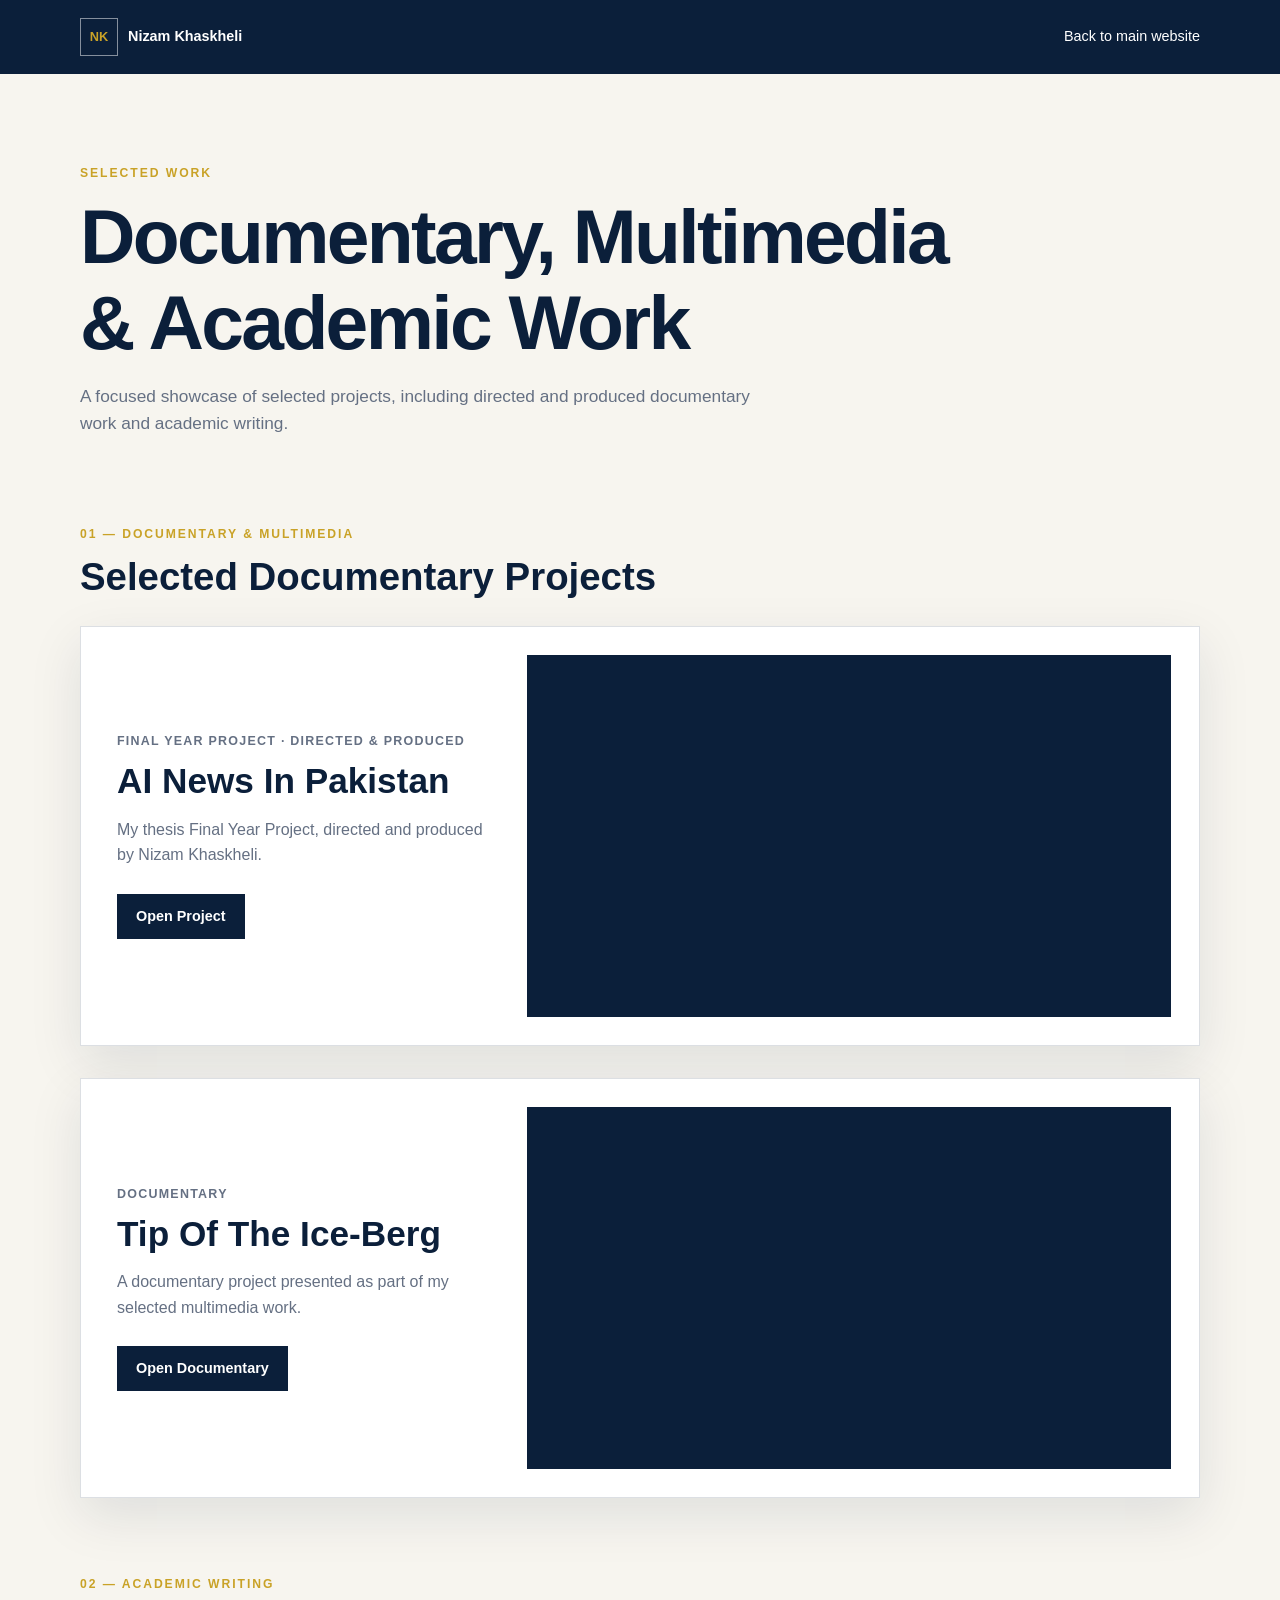
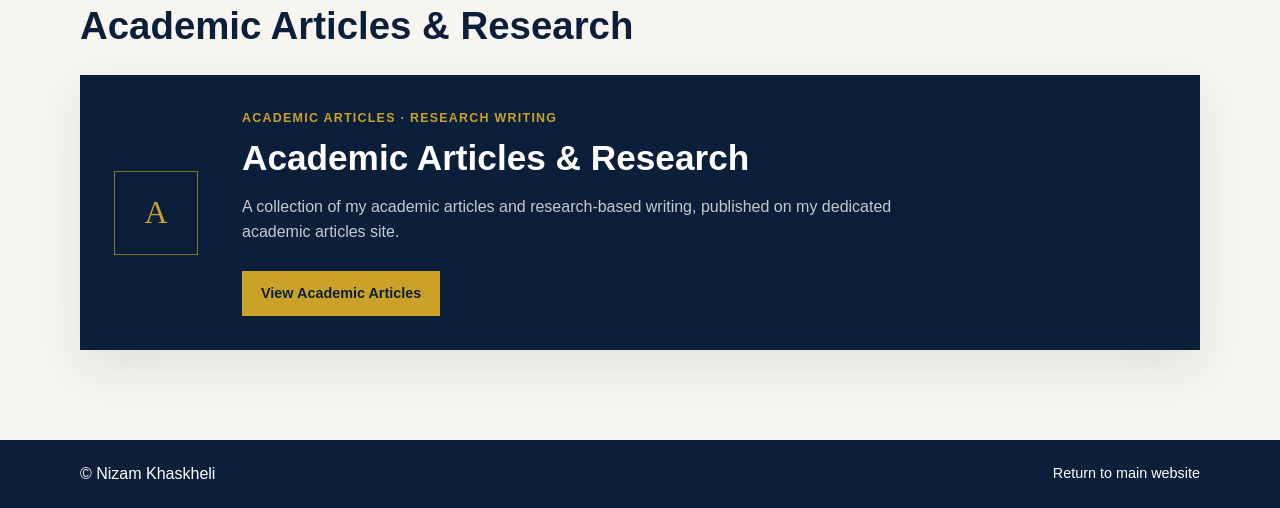
<file: index (1).html>
<!doctype html>
<html lang="en">
<head>
<meta charset="utf-8">
<meta name="viewport" content="width=device-width,initial-scale=1">
<meta name="description" content="Selected documentary, multimedia and academic work by Nizam Khaskheli.">
<title>Selected Work | Nizam Khaskheli</title>
<link rel="stylesheet" href="portfolio.css">
</head>
<body>
<header>
  <div class="wrap nav">
    <a class="brand" href="../"><span>NK</span> Nizam Khaskheli</a>
    <a href="../">Back to main website</a>
  </div>
</header>

<main class="wrap">
  <section class="intro">
    <p class="eyebrow">SELECTED WORK</p>
    <h1>Documentary, Multimedia &amp; Academic Work</h1>
    <p>A focused showcase of selected projects, including directed and produced documentary work and academic writing.</p>
  </section>

  <section>
    <p class="eyebrow">01 — DOCUMENTARY &amp; MULTIMEDIA</p>
    <h2>Selected Documentary Projects</h2>

    <article class="work">
      <div class="copy">
        <p class="type">Final Year Project · Directed &amp; Produced</p>
        <h3>AI News In Pakistan</h3>
        <p>My thesis Final Year Project, directed and produced by Nizam Khaskheli.</p>
        <a class="button" href="https://drive.google.com/file/d/1sBZrHFT0p-H0YaxzWGtCNRZldrZ6Q_v0/view?usp=sharing" target="_blank" rel="noopener noreferrer">Open Project</a>
      </div>
      <div class="media"><iframe src="https://drive.google.com/file/d/1sBZrHFT0p-H0YaxzWGtCNRZldrZ6Q_v0/preview" title="AI News In Pakistan — Final Year Project" loading="lazy" allow="autoplay" allowfullscreen></iframe></div>
    </article>

    <article class="work">
      <div class="copy">
        <p class="type">Documentary</p>
        <h3>Tip Of The Ice-Berg</h3>
        <p>A documentary project presented as part of my selected multimedia work.</p>
        <a class="button" href="https://drive.google.com/file/d/1qJFRUHlrDdFNI8wR-H2wgtZHPPN3ZdKP/view?usp=sharing" target="_blank" rel="noopener noreferrer">Open Documentary</a>
      </div>
      <div class="media"><iframe src="https://drive.google.com/file/d/1qJFRUHlrDdFNI8wR-H2wgtZHPPN3ZdKP/preview" title="Tip Of The Ice-Berg — Documentary" loading="lazy" allow="autoplay" allowfullscreen></iframe></div>
    </article>
  </section>

  <section class="academic">
    <p class="eyebrow">02 — ACADEMIC WRITING</p>
    <h2>Academic Articles &amp; Research</h2>
    <article class="academic-card">
      <div class="letter">A</div>
      <div>
        <p class="type">Academic Articles · Research Writing</p>
        <h3>Academic Articles &amp; Research</h3>
        <p>A collection of my academic articles and research-based writing, published on my dedicated academic articles site.</p>
        <a class="button gold" href="https://nizam67.wordpress.com/" target="_blank" rel="noopener noreferrer">View Academic Articles</a>
      </div>
    </article>
  </section>
</main>

<footer><div class="wrap footer"><span>© Nizam Khaskheli</span><a href="../">Return to main website</a></div></footer>
</body>
</html>
</file>
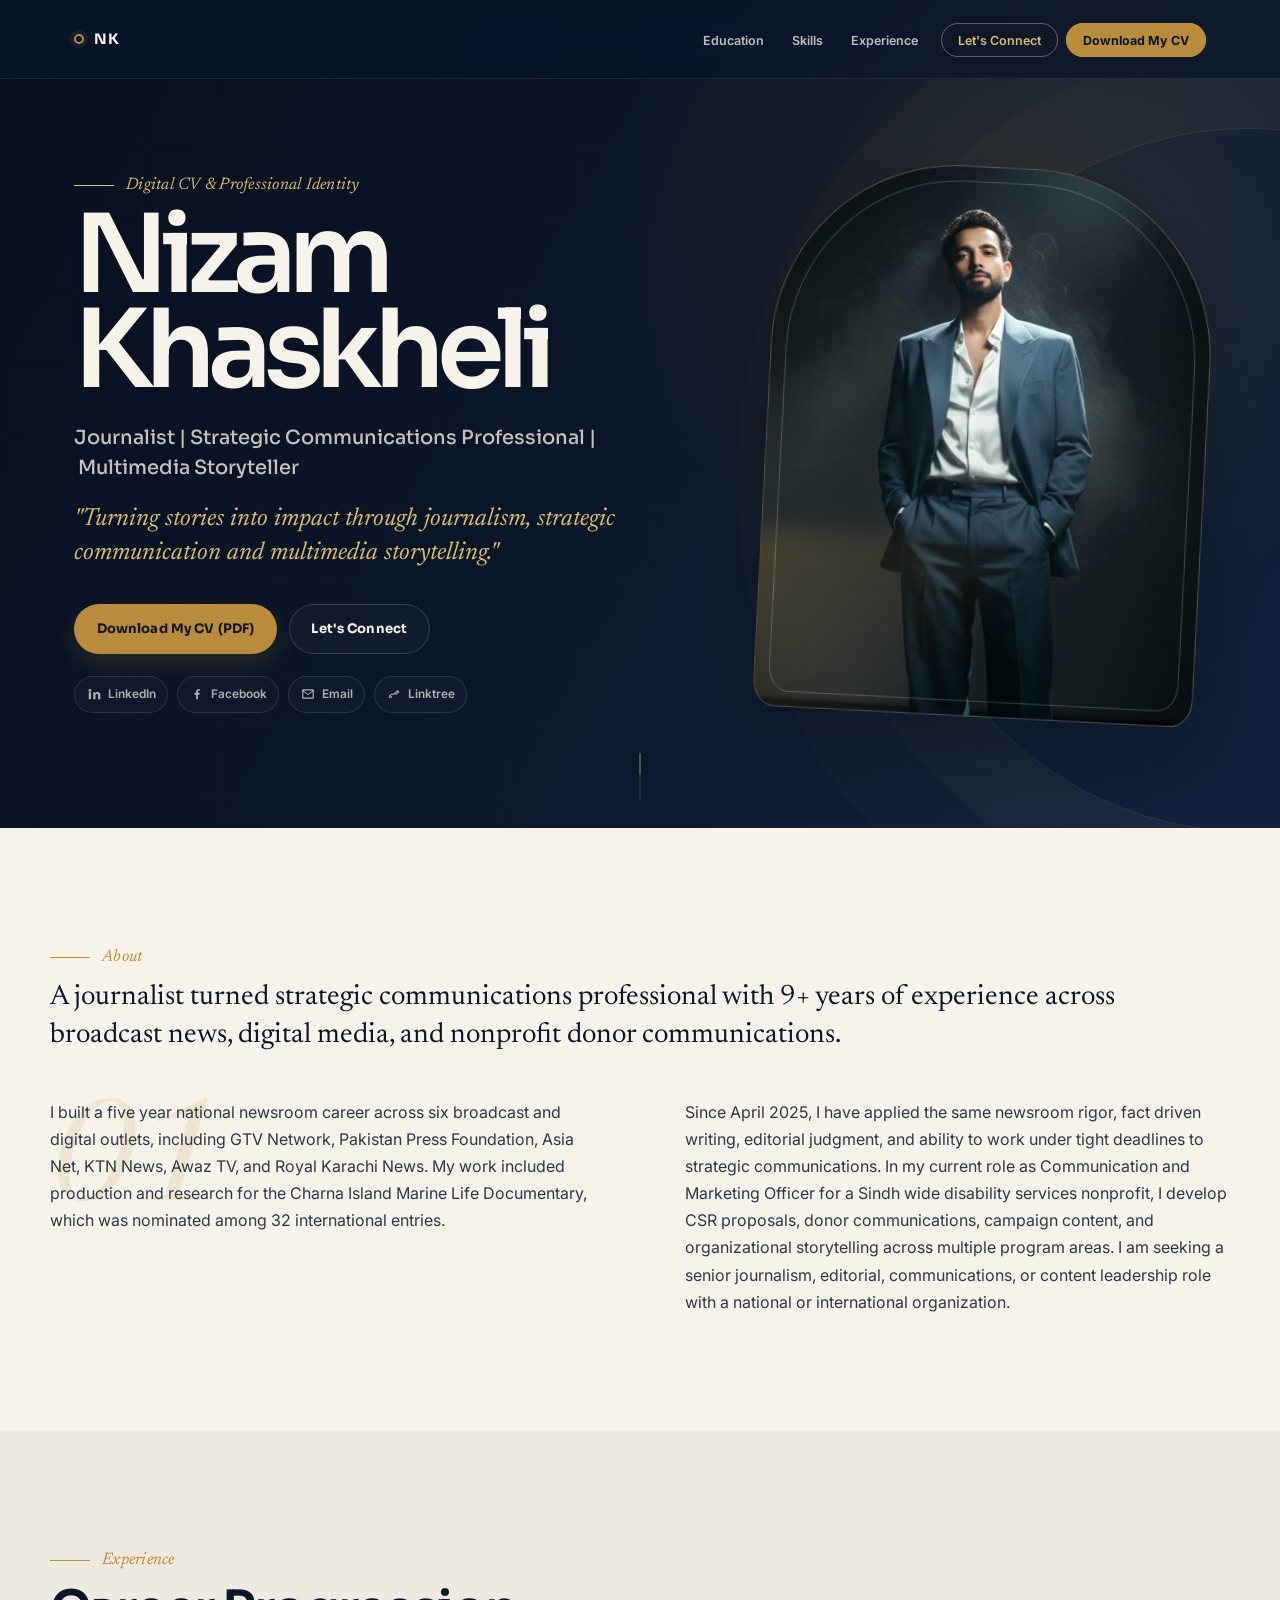
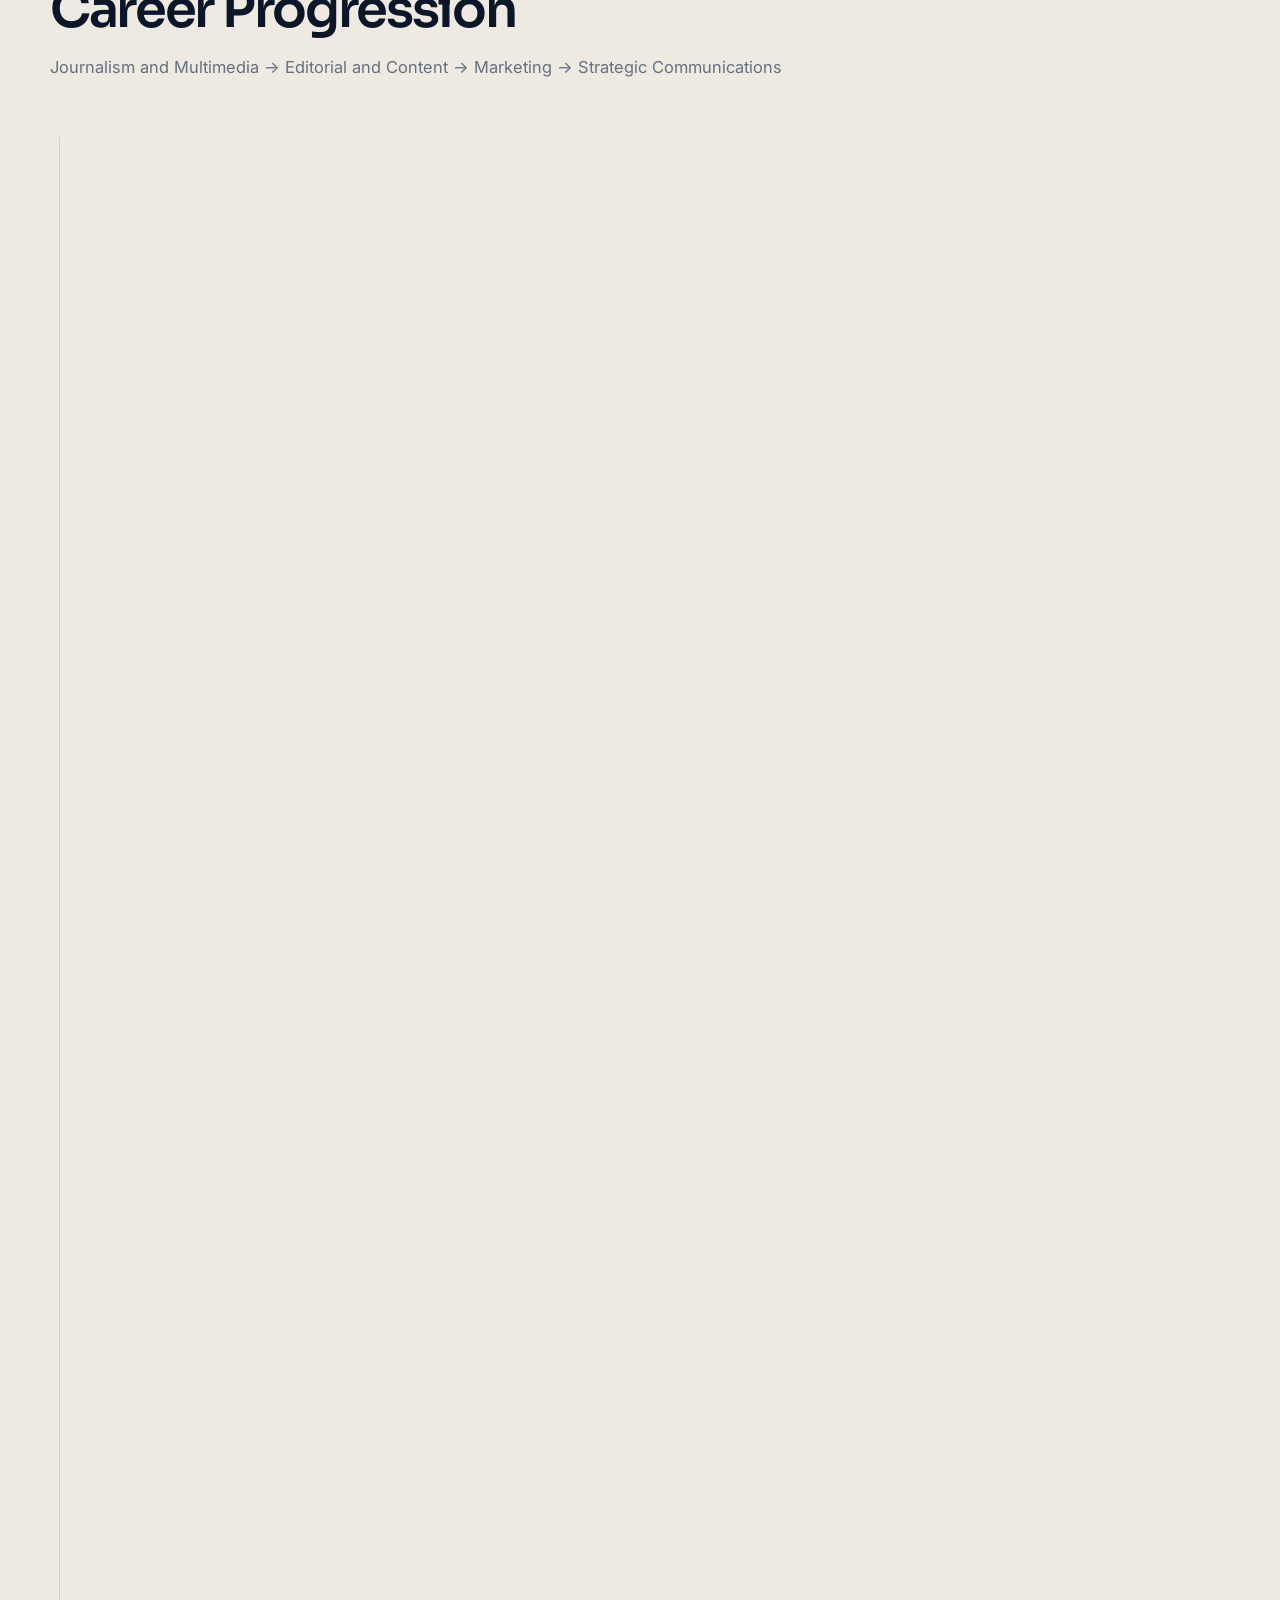
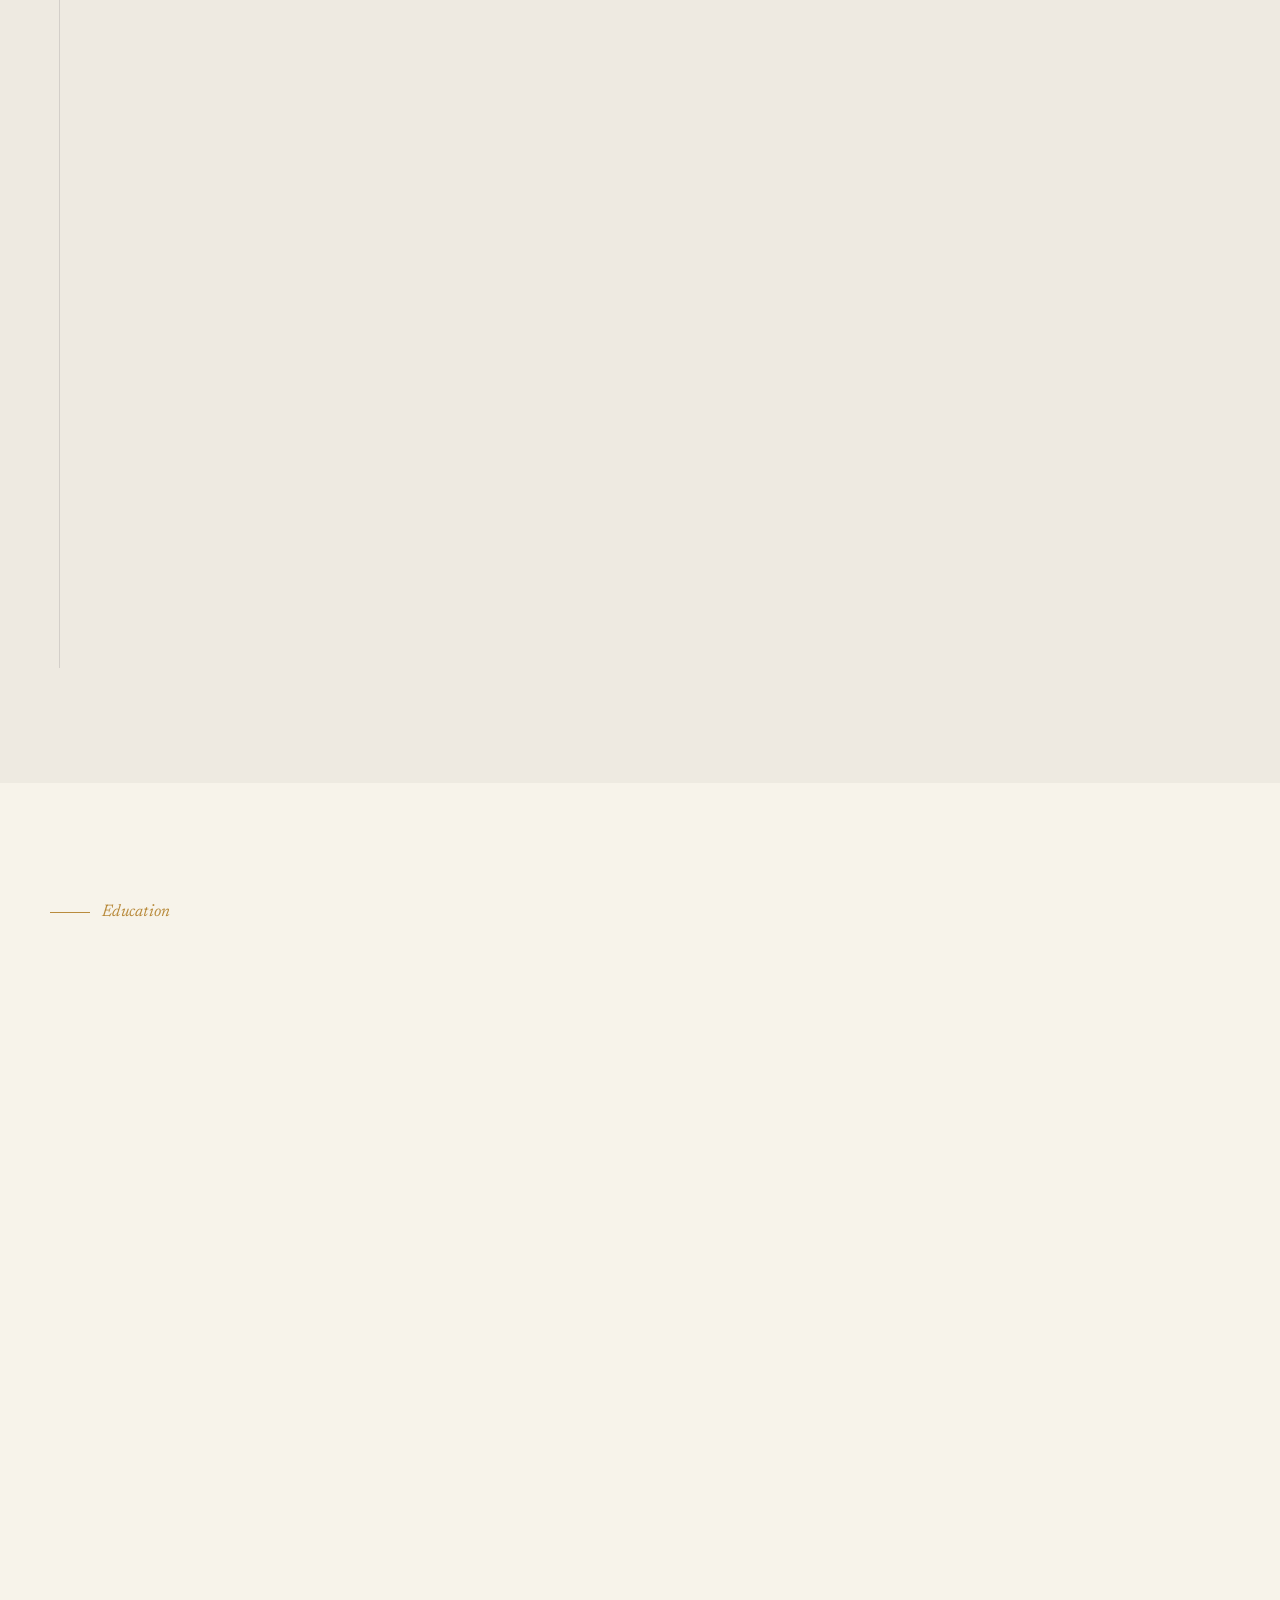
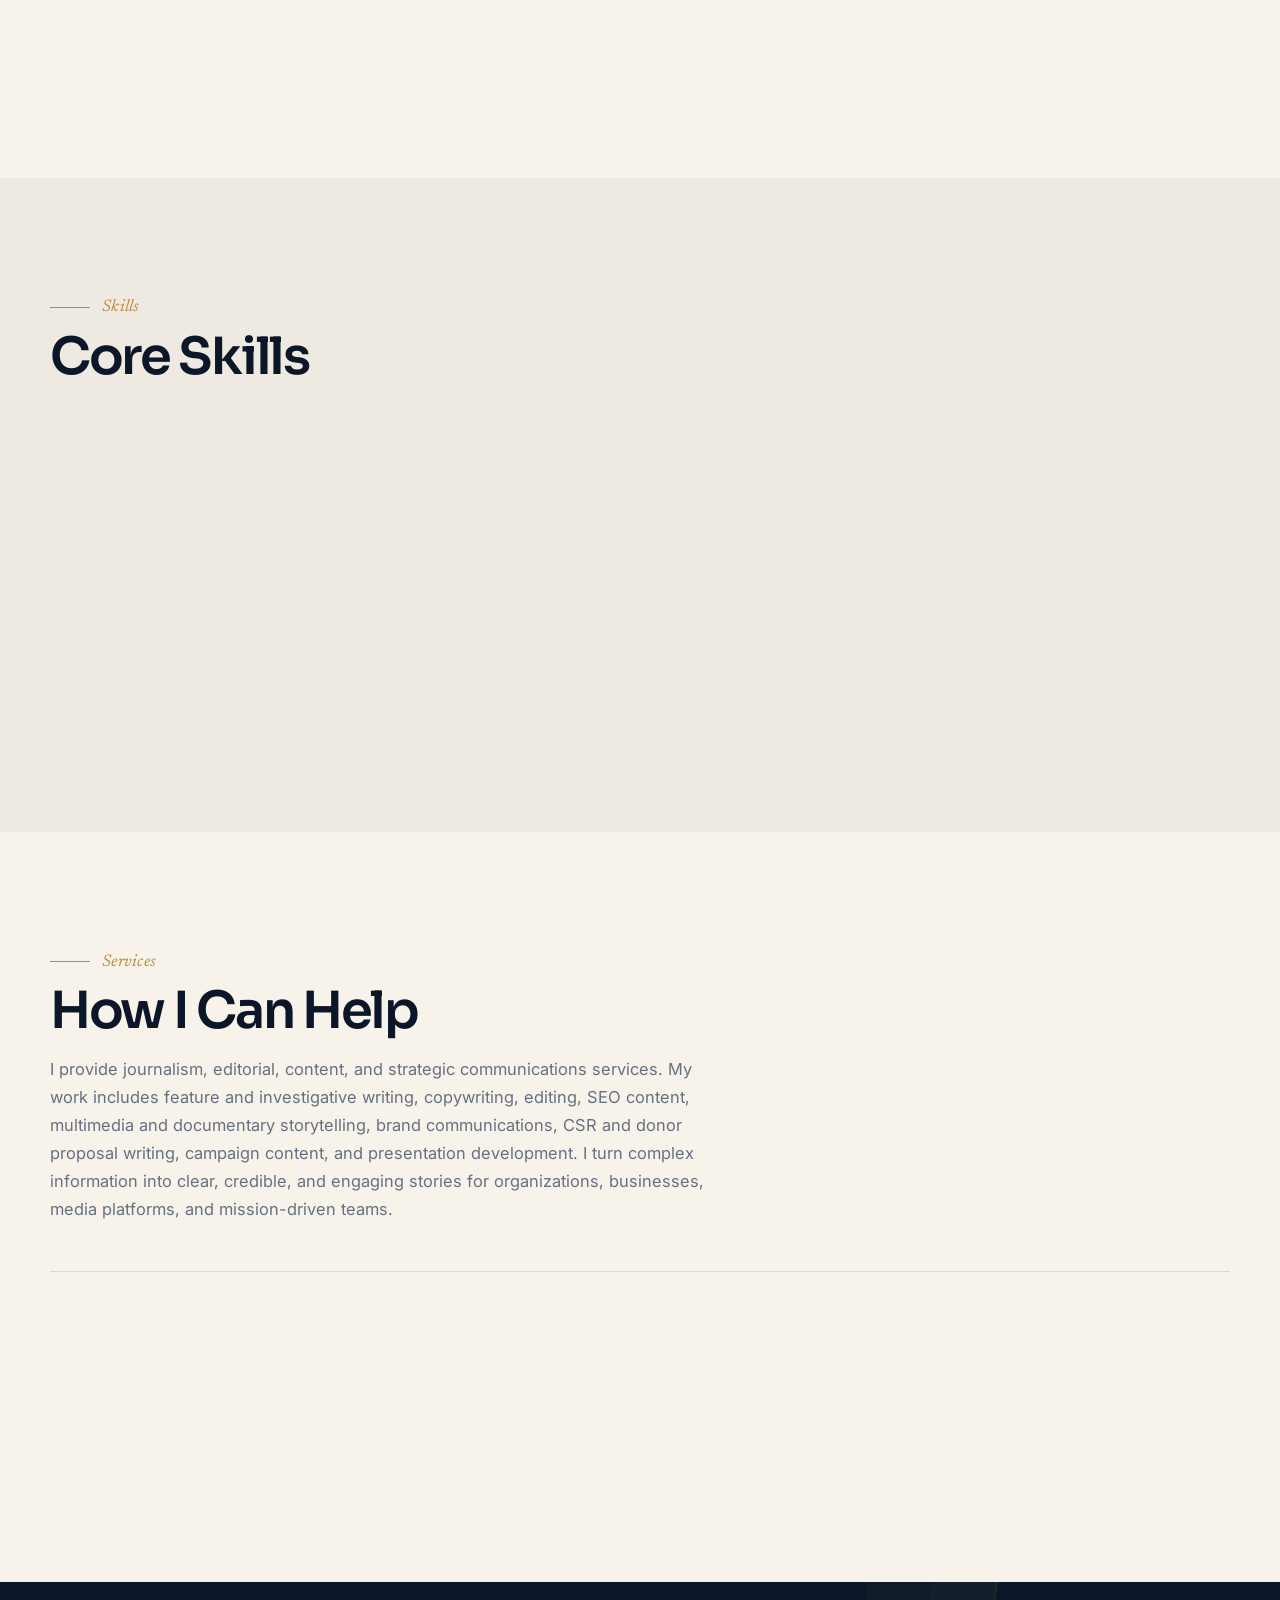
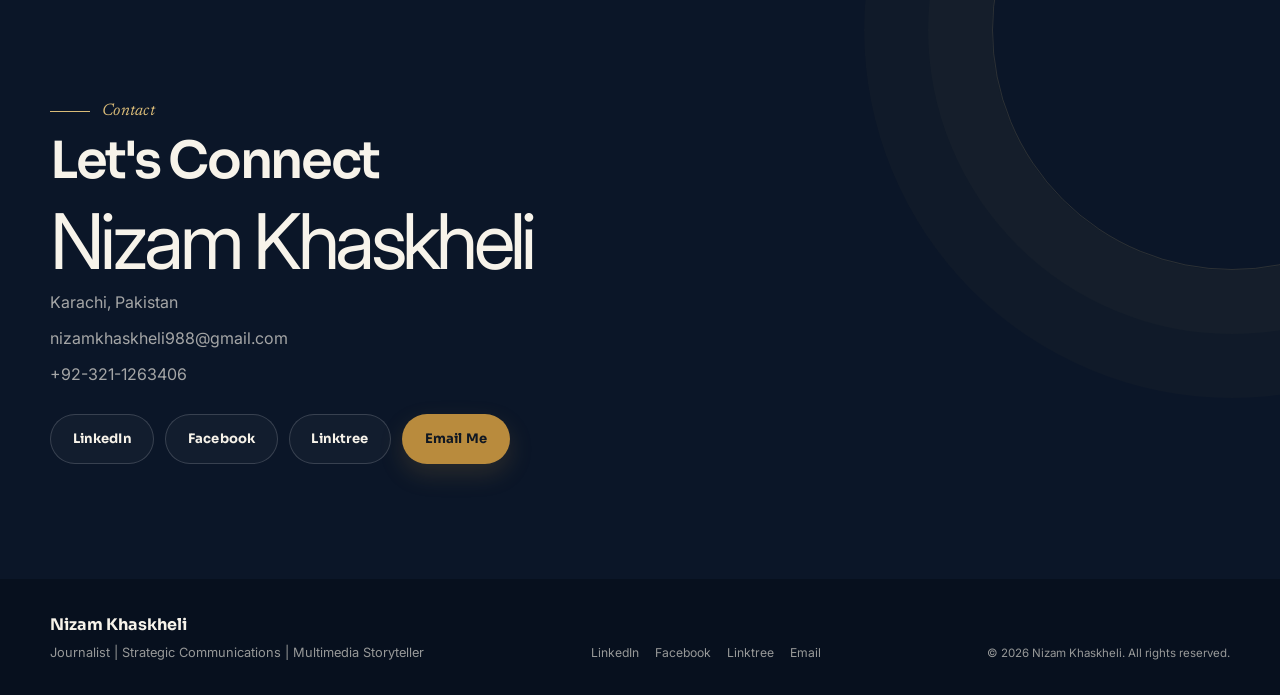
<file: index(3).html>
<!DOCTYPE html>
<html lang="en">
<head>
<meta charset="UTF-8">
<meta name="viewport" content="width=device-width, initial-scale=1.0">
<title>Nizam Khaskheli | Journalist &amp; Strategic Communications Professional</title>
<meta name="description" content="Nizam Khaskheli is a Karachi-based journalist and strategic communications professional specializing in editorial content, digital media, donor communications, storytelling and multimedia production.">
<meta name="keywords" content="Nizam Khaskheli, journalist in Karachi, journalist Pakistan, strategic communications, communications professional Pakistan, editorial content, digital journalism, broadcast journalism, multimedia storytelling, donor communications, CSR proposal writing, content strategy, SEO content writing">
<meta name="author" content="Nizam Khaskheli">
<meta name="robots" content="index, follow, max-image-preview:large">
<meta name="theme-color" content="#0b1628">
<meta name="geo.region" content="PK-SD">
<meta name="geo.placename" content="Karachi, Pakistan">

<!-- Canonical public URL -->
<link rel="canonical" href="https://visit.nizamkhaskheli.workers.dev/">

<!-- Open Graph -->
<meta property="og:type" content="website">
<meta property="og:title" content="Nizam Khaskheli | Journalist & Strategic Communications Professional">
<meta property="og:description" content="Karachi-based journalist, strategic communications professional and multimedia storyteller. Explore experience, education, skills and CV.">
<meta property="og:url" content="https://visit.nizamkhaskheli.workers.dev/">
<meta property="og:image" content="https://visit.nizamkhaskheli.workers.dev/nizam-khaskheli.jpg">
<meta property="og:image:width" content="643">
<meta property="og:image:height" content="1181">
<meta property="og:locale" content="en_US">

<!-- Twitter / X -->
<meta name="twitter:card" content="summary_large_image">
<meta name="twitter:title" content="Nizam Khaskheli | Journalist & Strategic Communications Professional">
<meta name="twitter:description" content="Karachi-based journalist, strategic communications professional and multimedia storyteller.">
<meta name="twitter:image" content="https://visit.nizamkhaskheli.workers.dev/nizam-khaskheli.jpg">
<link rel="icon" href="/favicon.svg" type="image/svg+xml">

<link rel="preconnect" href="https://fonts.googleapis.com">
<link rel="preconnect" href="https://fonts.gstatic.com" crossorigin>
<link href="https://fonts.googleapis.com/css2?family=Sora:wght@400;500;600;700&family=Inter:wght@400;500;600&family=Newsreader:ital,wght@0,400;1,400;1,500&display=swap" rel="stylesheet">

<style id="site-styles">

/* =========================================================
   NIZAM KHASKHELI | FINAL DIGITAL CV
   Editorial / strategic communications aesthetic
   ========================================================= */

:root{
  --ink:#101722;
  --navy:#0b1628;
  --navy-2:#12223a;
  --navy-3:#1b3150;
  --ivory:#f7f3ea;
  --paper:#fffdf8;
  --mist:#ece9e1;
  --muted:#667080;
  --line:rgba(16,23,34,.12);
  --line-light:rgba(255,255,255,.16);
  --gold:#b98b3d;
  --gold-light:#d9bb78;
  --shadow:0 24px 70px rgba(11,22,40,.12);
  --shadow-dark:0 24px 70px rgba(0,0,0,.28);
  --head:"Sora","Segoe UI",sans-serif;
  --body:"Inter","Segoe UI",sans-serif;
  --serif:"Newsreader",Georgia,serif;
  --max:1180px;
  --pad:clamp(4.5rem,9vw,8rem);
  --ease:cubic-bezier(.2,.7,.2,1);
}

*,
*::before,
*::after{box-sizing:border-box}

html{scroll-behavior:smooth;scroll-padding-top:84px}

body{
  margin:0;
  color:var(--ink);
  background:var(--ivory);
  font-family:var(--body);
  font-size:16px;
  line-height:1.7;
  -webkit-font-smoothing:antialiased;
  overflow-x:hidden;
}

body::selection{background:var(--gold);color:var(--navy)}

img{display:block;max-width:100%}
a{color:inherit;text-decoration:none}
ul{list-style:none;margin:0;padding:0}
p{margin:0}
h1,h2,h3,h4{margin:0;font-family:var(--head);font-weight:600;color:var(--navy);text-wrap:balance}
button{font:inherit}
:focus-visible{outline:2px solid var(--gold-light);outline-offset:4px}

.skip-link{
  position:fixed;left:1rem;top:-5rem;z-index:9999;
  padding:.7rem 1rem;border-radius:999px;
  background:var(--gold);color:var(--navy);font-weight:700;
  transition:top .25s var(--ease)
}
.skip-link:focus{top:1rem}

.section{padding:var(--pad) 1.5rem;position:relative}
.section--tint{background:#eeeae1}
.section__inner{max-width:var(--max);margin:auto}
.section__title{font-size:clamp(2rem,4vw,3.2rem);line-height:1.08;letter-spacing:-.045em;margin:.4rem 0 1rem}
.section__title--light{color:var(--ivory)}
.section__intro{max-width:66ch;color:var(--muted);font-size:1.03rem;margin-bottom:3rem}
.eyebrow{
  display:flex;align-items:center;gap:.75rem;
  color:var(--gold);font-family:var(--serif);font-size:1.05rem;font-style:italic;
  letter-spacing:.015em;margin-bottom:.45rem
}
.eyebrow::before{content:"";width:2.5rem;height:1px;background:currentColor}
.eyebrow--light{color:var(--gold-light)}
.body-text{max-width:72ch;color:#303844;margin-bottom:1.2rem}
.body-text--muted{color:var(--muted);font-size:.94rem}
.lede{
  max-width:48ch;margin-bottom:2rem;color:var(--navy);
  font-family:var(--serif);font-size:clamp(1.35rem,2.6vw,1.75rem);
  line-height:1.35
}

/* Buttons */
.btn{
  display:inline-flex;align-items:center;justify-content:center;gap:.55rem;
  min-height:48px;padding:.8rem 1.35rem;border:1px solid transparent;border-radius:999px;
  font-family:var(--head);font-size:.82rem;font-weight:700;letter-spacing:.01em;
  transition:transform .35s var(--ease),background .35s var(--ease),border-color .35s var(--ease),color .35s var(--ease),box-shadow .35s var(--ease)
}
.btn:hover{transform:translateY(-3px)}
.btn--gold{background:var(--gold);color:#101722;box-shadow:0 10px 25px rgba(185,139,61,.18)}
.btn--gold:hover{background:var(--gold-light);box-shadow:0 16px 34px rgba(185,139,61,.25)}
.btn--outline,.btn--outline-light{border-color:var(--line-light);color:var(--ivory);background:rgba(255,255,255,.03)}
.btn--outline:hover,.btn--outline-light:hover{border-color:var(--gold-light);color:var(--gold-light);background:rgba(255,255,255,.06)}

/* Navigation */
.site-header{
  position:fixed;inset:0 0 auto;z-index:500;
  background:rgba(11,22,40,.72);
  backdrop-filter:blur(18px) saturate(130%);
  -webkit-backdrop-filter:blur(18px) saturate(130%);
  border-bottom:1px solid rgba(255,255,255,.08);
  transition:background .3s var(--ease),box-shadow .3s var(--ease)
}
.nav{max-width:var(--max);height:78px;margin:auto;padding:0 1.5rem;display:flex;align-items:center;justify-content:space-between}
.nav__mark{display:flex;align-items:center;gap:.65rem;color:var(--ivory);font-family:var(--head);font-weight:700;font-size:.9rem;letter-spacing:.02em}
.nav__mark::before{content:"";width:10px;height:10px;border:2px solid var(--gold);border-radius:50%;box-shadow:0 0 0 4px rgba(185,139,61,.1)}
.nav__menu{display:flex;align-items:center;gap:.25rem}
.nav__link{position:relative;padding:.55rem .75rem;color:rgba(247,243,234,.76);font-size:.78rem;font-weight:600;transition:color .25s var(--ease)}
.nav__link::after{content:"";position:absolute;left:.75rem;right:.75rem;bottom:.2rem;height:1px;background:var(--gold);transform:scaleX(0);transform-origin:left;transition:transform .3s var(--ease)}
.nav__link:hover{color:var(--ivory)}
.nav__link:hover::after{transform:scaleX(1)}
.nav__link--cta{margin-left:.45rem;border:1px solid rgba(217,187,120,.45);border-radius:999px;padding:.55rem 1rem;color:var(--gold-light)}
.nav__link--cta::after{display:none}
.nav__link--download{margin-left:.25rem;border:1px solid var(--gold);border-radius:999px;padding:.55rem 1rem;background:var(--gold);color:var(--navy);font-weight:700}
.nav__link--download:hover{color:var(--navy);background:var(--gold-light)}
.nav__link--download::after{display:none}
.nav__toggle{display:none;border:0;background:none;color:var(--ivory);cursor:pointer;padding:.5rem}

/* Hero */
.hero{
  position:relative;min-height:clamp(680px,92vh,900px);
  display:flex;align-items:center;overflow:hidden;
  background:
    radial-gradient(circle at 80% 30%,rgba(185,139,61,.15),transparent 25rem),
    linear-gradient(120deg,#07101e 0%,#0b1628 52%,#12243d 100%);
  color:var(--ivory)
}
.hero::before{
  content:"";position:absolute;inset:0;opacity:.28;pointer-events:none;
  background-image:linear-gradient(rgba(255,255,255,.045) 1px,transparent 1px),linear-gradient(90deg,rgba(255,255,255,.045) 1px,transparent 1px);
  background-size:72px 72px;
  mask-image:linear-gradient(to right,black 0%,transparent 82%)
}
.hero::after{
  content:"";position:absolute;width:44rem;height:44rem;right:-20rem;top:8rem;
  border:1px solid rgba(217,187,120,.14);border-radius:50%;
  box-shadow:0 0 0 5rem rgba(217,187,120,.025),0 0 0 10rem rgba(217,187,120,.018);
  pointer-events:none
}
.hero__inner{position:relative;z-index:2;width:min(var(--max),100%);margin:auto;padding:8.5rem 1.5rem 5rem;display:grid;grid-template-columns:minmax(0,1.1fr) minmax(330px,.9fr);gap:clamp(3rem,7vw,7rem);align-items:center}
.hero__text{position:relative;z-index:3}
.hero__name{font-size:clamp(4rem,8.5vw,7.5rem);line-height:.88;letter-spacing:-.075em;color:var(--ivory);margin:.5rem 0 1.5rem}
.hero__role{max-width:43rem;color:rgba(247,243,234,.78);font-family:var(--head);font-size:clamp(1rem,1.6vw,1.22rem);font-weight:500;line-height:1.55}
.hero__tagline{max-width:40rem;margin:1.2rem 0 2rem;color:var(--gold-light);font-family:var(--serif);font-style:italic;font-size:clamp(1.25rem,2vw,1.55rem);line-height:1.4}
.hero__ctas{display:flex;flex-wrap:wrap;gap:.75rem}
.hero__socials{display:flex;flex-wrap:wrap;gap:.55rem;margin-top:1.35rem}
.social-btn{
  display:inline-flex;align-items:center;gap:.45rem;padding:.48rem .72rem;
  border:1px solid rgba(255,255,255,.12);border-radius:999px;
  color:rgba(247,243,234,.7);font-size:.74rem;font-weight:600;
  background:rgba(255,255,255,.025);transition:all .3s var(--ease)
}
.social-btn svg{width:14px;height:14px;fill:currentColor}
.social-btn:hover{transform:translateY(-2px);border-color:rgba(217,187,120,.5);color:var(--gold-light);background:rgba(185,139,61,.08)}
.hero__portrait{justify-self:end;width:min(100%,440px);position:relative}
.portrait-frame{
  position:relative;aspect-ratio:4/5;max-height:620px;overflow:hidden;
  border-radius:42% 42% 5% 5% / 34% 34% 5% 5%;
  border:1px solid rgba(217,187,120,.35);
  box-shadow:var(--shadow-dark);
  transform:rotate(1.5deg)
}
.portrait-frame::before{
  content:"";position:absolute;inset:14px;border:1px solid rgba(255,255,255,.22);z-index:2;pointer-events:none;border-radius:inherit
}
.portrait-frame::after{
  content:"";position:absolute;left:-15%;bottom:-10%;width:75%;height:42%;
  background:linear-gradient(135deg,rgba(185,139,61,.28),transparent 70%);
  filter:blur(12px);z-index:1
}
.portrait-img{width:100%;height:100%;object-fit:cover;object-position:center 24%;filter:saturate(.9) contrast(1.03);transform:scale(1.02);transition:transform 1.2s var(--ease),filter .6s var(--ease)}
.portrait-frame:hover .portrait-img{transform:scale(1.06);filter:saturate(1) contrast(1.04)}
.hero-anim{opacity:0;transform:translateY(18px);animation:heroIn .8s var(--ease) forwards;animation-delay:calc(var(--d)*90ms + 180ms)}
.hero-anim-portrait{opacity:0;transform:translateX(25px) rotate(1.5deg);animation:portraitIn 1.05s var(--ease) 420ms forwards}
@keyframes heroIn{to{opacity:1;transform:translateY(0)}}
@keyframes portraitIn{to{opacity:1;transform:translateX(0) rotate(1.5deg)}}
.hero__scroll-cue{position:absolute;bottom:1.8rem;left:50%;transform:translateX(-50%);z-index:3;width:1px;height:46px;background:rgba(255,255,255,.18);overflow:hidden}
.hero__scroll-cue span{display:block;width:100%;height:45%;background:var(--gold-light);animation:scrollCue 1.8s ease-in-out infinite}
@keyframes scrollCue{0%{transform:translateY(-110%)}55%,100%{transform:translateY(230%)}}

/* About */
.about__grid{display:grid;grid-template-columns:.65fr 1.35fr;gap:clamp(2rem,7vw,7rem);align-items:start}
.about__grid::before{content:"01";font-family:var(--serif);font-size:clamp(5rem,11vw,10rem);line-height:.8;color:rgba(185,139,61,.14);font-style:italic}

/* Timeline */
.timeline{position:relative;margin-top:2.5rem}
.timeline::before{content:"";position:absolute;left:9px;top:0;bottom:0;width:1px;background:var(--line)}
.timeline__item{position:relative;display:grid;grid-template-columns:180px 1fr;gap:2rem;padding:0 0 3.4rem}
.timeline__marker{position:absolute;left:3px;top:.35rem;width:13px;height:13px;border-radius:50%;background:var(--ivory);border:3px solid var(--gold);z-index:2}
.timeline__date{font-family:var(--head);font-size:.78rem;font-weight:700;color:var(--gold);letter-spacing:.02em;text-transform:uppercase;padding-left:2rem}
.timeline__era{font-family:var(--serif);font-size:.95rem;color:var(--muted);margin-top:.25rem;padding-left:2rem}
.timeline__role{font-size:1.45rem;line-height:1.15;letter-spacing:-.025em}
.timeline__org{margin:.4rem 0 1.1rem;color:var(--muted);font-size:.93rem;font-weight:600}
.timeline__bullets{display:grid;gap:.6rem}
.timeline__bullets li{position:relative;padding-left:1.15rem;color:#3d4652;font-size:.94rem}
.timeline__bullets li::before{content:"";position:absolute;left:0;top:.72em;width:5px;height:5px;border-radius:50%;background:var(--gold)}

/* Education */
.education__card{background:var(--paper);border:1px solid var(--line);border-radius:24px;padding:clamp(1.5rem,4vw,3rem);box-shadow:0 16px 45px rgba(16,23,34,.05)}
.education__head{display:flex;justify-content:space-between;gap:2rem;padding-bottom:1.4rem;border-bottom:1px solid var(--line)}
.education__degree{font-size:clamp(1.5rem,2.5vw,2rem)}
.education__school{margin-top:.35rem;color:var(--muted)}
.education__date,.education__prior-date{font-size:.8rem;color:var(--gold);font-weight:700;white-space:nowrap}
.education__prior{margin-top:1.5rem;display:grid;gap:.7rem}
.education__prior-row{display:flex;justify-content:space-between;gap:1rem;padding:.75rem 0;border-bottom:1px solid var(--line)}
.education__prior-degree{font-weight:600}

/* Skills */
.skills__grid{display:grid;grid-template-columns:repeat(3,1fr);gap:.75rem}
.skill-chip{display:flex;align-items:center;gap:.8rem;padding:1rem 1.1rem;border:1px solid var(--line);background:rgba(255,255,255,.5);border-radius:14px;color:#303844;font-size:.9rem;transition:transform .3s var(--ease),border-color .3s var(--ease),background .3s var(--ease)}
.skill-chip:hover{transform:translateY(-4px);border-color:rgba(185,139,61,.5);background:var(--paper)}
.skill-icon{flex:0 0 2rem;width:2rem;height:2rem;display:grid;place-items:center;border:1px solid rgba(185,139,61,.45);border-radius:50%;color:var(--gold);font-family:var(--head);font-size:.9rem;font-weight:700;background:rgba(185,139,61,.07)}

/* Services */
.services__list{display:grid;grid-template-columns:repeat(4,1fr);border-top:1px solid var(--line)}
.services__list li{padding:1.25rem 1rem;border-bottom:1px solid var(--line);border-right:1px solid var(--line);font-family:var(--head);font-size:.88rem;font-weight:600}
.services__list li:nth-child(4n){border-right:0}
.services__list li::before{content:"↗";color:var(--gold);margin-right:.5rem}


/* Contact */
.contact{position:relative;overflow:hidden;background:var(--navy);color:var(--ivory);padding:var(--pad) 1.5rem}
.contact::before{content:"";position:absolute;width:30rem;height:30rem;right:-12rem;top:-12rem;border:1px solid rgba(217,187,120,.16);border-radius:50%;box-shadow:0 0 0 4rem rgba(217,187,120,.025),0 0 0 8rem rgba(217,187,120,.02)}
.contact__name{color:var(--ivory);font-size:clamp(2.6rem,6vw,5rem);letter-spacing:-.06em;line-height:1}
.contact__meta{color:rgba(247,243,234,.65);margin-top:.55rem}
.contact__meta a:hover{color:var(--gold-light)}
.contact__buttons{display:flex;flex-wrap:wrap;gap:.7rem;margin-top:1.6rem}

/* Footer */
.footer{background:#07101e;color:rgba(247,243,234,.6);padding:2rem 1.5rem}
.footer__inner{max-width:var(--max);margin:auto;display:flex;align-items:flex-end;justify-content:space-between;gap:2rem}
.footer__name{color:var(--ivory);font-family:var(--head);font-weight:700}
.footer__role{font-size:.8rem;margin-top:.2rem}
.footer__copy{font-size:.72rem;margin-top:.35rem}
.footer__links{display:flex;flex-wrap:wrap;justify-content:flex-end;gap:1rem;font-size:.76rem}
.footer__links a:hover{color:var(--gold-light)}

/* Reveal */
[data-reveal]{opacity:0;transform:translateY(24px);transition:opacity .8s var(--ease),transform .8s var(--ease);transition-delay:calc(var(--i,0)*70ms)}
[data-reveal].is-visible{opacity:1;transform:none}

/* Responsive */
@media (max-width:900px){
  .nav__toggle{display:block}
  .nav__menu{
    position:absolute;left:1rem;right:1rem;top:70px;
    display:grid;gap:.25rem;padding:.7rem;
    background:rgba(11,22,40,.97);border:1px solid rgba(255,255,255,.1);
    border-radius:18px;box-shadow:var(--shadow-dark);
    opacity:0;visibility:hidden;transform:translateY(-8px);transition:all .3s var(--ease)
  }
  .nav__menu.is-open{opacity:1;visibility:visible;transform:none}
  .nav__link{padding:.85rem 1rem}
  .nav__link--cta{margin:.3rem 0 0;text-align:center}
  .nav__link--download{margin:.3rem 0 0;text-align:center}
  .hero__inner{grid-template-columns:1fr;gap:3rem;padding-top:8rem}
  .hero__portrait{justify-self:start;width:min(72vw,400px)}
  .about__grid{grid-template-columns:1fr;gap:1.5rem}
  .about__grid::before{display:none}
  .skills__grid{grid-template-columns:repeat(2,1fr)}
  .services__list{grid-template-columns:repeat(2,1fr)}
  .services__list li:nth-child(4n){border-right:1px solid var(--line)}
  .services__list li:nth-child(2n){border-right:0}
}
@media (max-width:640px){
  .section{padding:4rem 1.1rem}
  .nav{height:70px;padding:0 1.1rem}
  .hero{min-height:auto}
  .hero__inner{padding:7.5rem 1.1rem 5rem}
  .hero__name{font-size:clamp(3.5rem,18vw,5.3rem)}
  .hero__role{font-size:.96rem}
  .hero__portrait{width:min(84vw,360px)}
  .portrait-frame{border-radius:34% 34% 5% 5% / 27% 27% 5% 5%}
  .timeline__item{grid-template-columns:1fr;gap:.7rem;padding-left:0;padding-bottom:2.7rem}
  .timeline__date,.timeline__era{padding-left:2rem}
  .timeline__role{font-size:1.25rem;padding-left:2rem}
  .timeline__org,.timeline__bullets{margin-left:2rem}
  .timeline__bullets{margin-top:.8rem}
  .education__head,.education__prior-row{display:block}
  .education__date,.education__prior-date{display:block;margin-top:.45rem}
  .skills__grid,.services__list{grid-template-columns:1fr}
  .services__list li,.services__list li:nth-child(2n){border-right:0}
  
  .contact{padding:4.5rem 1.1rem}
  .footer__inner{display:block}
  .footer__links{justify-content:flex-start;margin-top:1rem}
}
@media (prefers-reduced-motion:reduce){
  html{scroll-behavior:auto}
  *,*::before,*::after{animation-duration:.01ms!important;animation-iteration-count:1!important;transition-duration:.01ms!important}
  [data-reveal],.hero-anim,.hero-anim-portrait{opacity:1!important;transform:none!important}
}

/* =========================================================
   FINAL ABOUT + CAREER PROGRESSION ALIGNMENT
   Clean structure, consistent columns, no content changes elsewhere
   ========================================================= */

/* ABOUT */
#about .section__inner {
  position: relative;
}

#about .lede {
  max-width: 100%;
  margin: 0 0 2.75rem;
}

#about .about__grid {
  display: grid;
  grid-template-columns: minmax(0, 1fr) minmax(0, 1fr);
  gap: clamp(3rem, 7vw, 7rem);
  align-items: start;
  margin-top: 0;
}

#about .about__grid::before {
  position: absolute;
  left: 0;
  top: 10.5rem;
  pointer-events: none;
  z-index: 0;
}

#about .about__grid .body-text {
  position: relative;
  z-index: 1;
  max-width: none;
  margin: 0;
  text-align: left;
}

#about .about__grid .body-text + .body-text {
  margin-top: 0;
}

/* CAREER PROGRESSION */
#experience .section__title,
#experience .section__intro {
  margin-left: 0;
  margin-right: auto;
  text-align: left;
}

#experience .section__intro {
  max-width: 100%;
  margin-bottom: 3.5rem;
}

#experience .timeline {
  width: 100%;
  max-width: none;
  margin: 0;
  padding: 0;
  position: relative;
}

#experience .timeline__item {
  position: relative;
  display: grid;
  grid-template-columns: 220px minmax(0, 1fr);
  gap: clamp(2rem, 4vw, 4rem);
  align-items: start;
  padding: 0 0 4.5rem;
}

#experience .timeline__meta {
  min-width: 0;
  padding-left: 2rem;
  text-align: left;
}

#experience .timeline__era,
#experience .timeline__date {
  padding-left: 0;
  text-align: left;
}

#experience .timeline__era {
  margin: 0 0 .4rem;
}

#experience .timeline__date {
  margin: 0;
}

#experience .timeline__content {
  min-width: 0;
  max-width: none;
  text-align: left;
}

#experience .timeline__role,
#experience .timeline__org,
#experience .timeline__bullets {
  text-align: left;
}

#experience .timeline__role {
  margin: 0;
}

#experience .timeline__org {
  max-width: 75ch;
}

#experience .timeline__bullets {
  max-width: 82ch;
}

/* Keep the timeline line and markers visually aligned with the metadata column. */
#experience .timeline::before {
  left: 9px;
}

#experience .timeline__marker {
  left: 3px;
}

/* TABLET */
@media (max-width: 900px) {
  #about .about__grid {
    grid-template-columns: 1fr;
    gap: 1.5rem;
  }

  #about .about__grid::before {
    display: none;
  }

  #experience .timeline__item {
    grid-template-columns: 170px minmax(0, 1fr);
    gap: 1.75rem;
  }
}

/* MOBILE */
@media (max-width: 640px) {
  #about .lede {
    max-width: none;
    margin-bottom: 2rem;
  }

  #about .about__grid {
    gap: 1.25rem;
  }

  #experience .section__intro {
    max-width: none;
    margin-bottom: 2.5rem;
  }

  #experience .timeline__item {
    grid-template-columns: 1fr;
    gap: .6rem;
    padding-bottom: 3rem;
  }

  #experience .timeline__meta {
    padding-left: 2rem;
  }

  #experience .timeline__content {
    padding-left: 2rem;
  }
}

</style>

<!-- Structured data: Person -->
<script type="application/ld+json">
{
 "@context": "https://schema.org",
 "@type": "Person",
 "name": "Nizam Khaskheli",
 "alternateName": "Nizam-Uddin Khaskheli",
 "jobTitle": "Communication & Marketing Officer",
 "description": "Karachi-based journalist, strategic communications professional and multimedia storyteller with 9+ years across broadcast news, digital media, editorial content and nonprofit donor communications.",
 "url": "https://visit.nizamkhaskheli.workers.dev/",
 "image": "https://visit.nizamkhaskheli.workers.dev/nizam-khaskheli.jpg",
 "email": "mailto:nizamkhaskheli988@gmail.com",
 "telephone": "+92-321-1263406",
 "address": {
 "@type": "PostalAddress",
 "addressLocality": "Karachi",
 "addressCountry": "PK"
 },
 "worksFor": {
 "@type": "Organization",
 "name": "The Life Changing Foundation (LCF) Pakistan"
 },
 "alumniOf": {
 "@type": "CollegeOrUniversity",
 "name": "SZABIST University, Karachi"
 },
 "knowsAbout": [
 "Investigative Journalism",
 "Broadcast News Reporting",
 "Documentary Production",
 "Editorial Leadership",
 "CSR & Donor Proposal Writing",
 "Strategic Communications",
 "Brand Storytelling",
 "SEO & Content Writing"
 ],
 "sameAs": [
 "https://www.linkedin.com/in/nizam-khaskheli-a80105393/",
 "https://www.facebook.com/people/Nizam-Khaskheli/pfbid02JHVqVkU1X79TqSRb5tmzg2qRRCMNdY21jjFmo4Lgp6rfTdWKMhmAxt5phXQ5WW2fl/",
 "https://linktr.ee/nizamkhaskheli_"
 ]
}
</script>
<script type="application/ld+json">
{
 "@context":"https://schema.org",
 "@type":"WebSite",
 "name":"Nizam Khaskheli",
 "url":"https://visit.nizamkhaskheli.workers.dev/",
 "description":"Professional digital CV and profile of Nizam Khaskheli, journalist and strategic communications professional.",
 "inLanguage":"en"
}
</script>
</head>
<body>

<a class="skip-link" href="#main">Skip to content</a>

<!-- ============ NAVIGATION ============ -->
<header class="site-header" id="site-header">
 <nav class="nav" aria-label="Primary">
 <a href="#home" class="nav__mark">NK</a>

 <button class="nav__toggle" id="navToggle" aria-expanded="false" aria-controls="navMenu" aria-label="Open menu">
 <span></span><span></span><span></span>
 </button>

 <ul class="nav__menu" id="navMenu">
 <li><a href="#education" class="nav__link">Education</a></li>
 <li><a href="#skills" class="nav__link">Skills</a></li>
 <li><a href="#experience" class="nav__link">Experience</a></li>
 <li><a href="#contact" class="nav__link nav__link--cta">Let's Connect</a></li>
 <li><a href="Nizam-Uddin-Khaskheli-CV.pdf" class="nav__link nav__link--download" download>Download My CV</a></li>
 </ul>
 </nav>
</header>

<main id="main">

 <!-- ============ HERO ============ -->
 <section class="hero" id="home">
 <div class="hero__inner">
 <div class="hero__text">
 <p class="eyebrow eyebrow--light hero-anim" style="--d:1">Digital CV &amp; Professional Identity</p>
 <h1 class="hero__name hero-anim" style="--d:2">Nizam<br>Khaskheli</h1>
 <p class="hero__role hero-anim" style="--d:3">Journalist&nbsp;|&nbsp;Strategic Communications Professional&nbsp;|&nbsp;Multimedia Storyteller</p>
 <p class="hero__tagline hero-anim" style="--d:4">"Turning stories into impact through journalism, strategic communication and multimedia storytelling."</p>

 <div class="hero__ctas hero-anim" style="--d:5">
 <a href="Nizam-Uddin-Khaskheli-CV.pdf" class="btn btn--gold" download>Download My CV (PDF)</a>
 <a href="#contact" class="btn btn--outline">Let's Connect</a>
 </div>

 <div class="hero__socials hero-anim" style="--d:6" aria-label="Social profiles">
 <a href="https://www.linkedin.com/in/nizam-khaskheli-a80105393/" target="_blank" rel="noopener noreferrer" class="social-btn" aria-label="Nizam Khaskheli on LinkedIn">
 <svg viewBox="0 0 24 24" aria-hidden="true"><path d="M4.98 3.5a2.5 2.5 0 1 1 0 5 2.5 2.5 0 0 1 0-5ZM3 9h4v12H3V9Zm7 0h3.8v1.7h.05c.53-1 1.83-2.05 3.77-2.05C21.9 8.65 23 10.9 23 14.2V21h-4v-6.1c0-1.45-.03-3.32-2.02-3.32-2.03 0-2.34 1.58-2.34 3.22V21h-4V9Z"/></svg>
 <span>LinkedIn</span>
 </a>
 <a href="https://www.facebook.com/people/Nizam-Khaskheli/pfbid02JHVqVkU1X79TqSRb5tmzg2qRRCMNdY21jjFmo4Lgp6rfTdWKMhmAxt5phXQ5WW2fl/" target="_blank" rel="noopener noreferrer" class="social-btn" aria-label="Nizam Khaskheli on Facebook">
 <svg viewBox="0 0 24 24" aria-hidden="true"><path d="M13.5 21v-7.9h2.65l.4-3.08H13.5V8.05c0-.89.25-1.5 1.52-1.5h1.63V3.8C16.35 3.75 15.4 3.67 14.3 3.67c-2.3 0-3.87 1.4-3.87 3.98v2.35H7.77v3.08h2.66V21h3.07Z"/></svg>
 <span>Facebook</span>
 </a>
 <a href="mailto:nizamkhaskheli988@gmail.com" class="social-btn" aria-label="Email Nizam Khaskheli">
 <svg viewBox="0 0 24 24" aria-hidden="true"><path d="M2 5.5A1.5 1.5 0 0 1 3.5 4h17A1.5 1.5 0 0 1 22 5.5v13a1.5 1.5 0 0 1-1.5 1.5h-17A1.5 1.5 0 0 1 2 18.5v-13Zm2.2.5 7.8 6.1L19.8 6H4.2Zm15.8 1.6-7.4 5.8a1 1 0 0 1-1.2 0L4 7.6V18h16V7.6Z"/></svg>
 <span>Email</span>
 </a>
 <a href="https://linktr.ee/nizamkhaskheli_" target="_blank" rel="noopener noreferrer" class="social-btn" aria-label="Nizam Khaskheli on Linktree">
 <svg viewBox="0 0 24 24" aria-hidden="true"><path d="M10.6 13.4a1 1 0 0 1 0-1.4l3-3a1 1 0 0 1 1.4 1.4l-3 3a1 1 0 0 1-1.4 0Zm-1.9 3.5-1.6 1.6a2.5 2.5 0 0 1-3.5-3.5l3-3a2.5 2.5 0 0 1 3.5 0 1 1 0 0 1-1.4 1.4.5.5 0 0 0-.7 0l-3 3a.5.5 0 0 0 .7.7l1.6-1.6a1 1 0 0 1 1.4 1.4ZM20.4 9.6l-3 3a2.5 2.5 0 0 1-3.5 0 1 1 0 0 1 1.4-1.4.5.5 0 0 0 .7 0l3-3a.5.5 0 0 0-.7-.7l-1.6 1.6a1 1 0 1 1-1.4-1.4l1.6-1.6a2.5 2.5 0 0 1 3.5 3.5Z"/></svg>
 <span>Linktree</span>
 </a>
 </div>
 </div>

 <div class="hero__portrait hero-anim-portrait">
 <div class="portrait-frame">
 <img src="nizam-khaskheli.jpg" alt="Portrait of Nizam Khaskheli, journalist and strategic communications professional" class="portrait-img" width="643" height="1181" loading="eager" fetchpriority="high">
 </div>
 </div>
 </div>
 <div class="hero__scroll-cue" aria-hidden="true"><span></span></div>
 </section>

 <!-- ============ ABOUT ============ -->
 <section class="section" id="about">
 <div class="section__inner">
 <p class="eyebrow">About</p>

 <p class="lede">
 A journalist turned strategic communications professional with 9+ years of experience across broadcast news, digital media, and nonprofit donor communications.
 </p>

 <div class="about__grid">
 <p class="body-text">
 I built a five year national newsroom career across six broadcast and digital outlets, including GTV Network, Pakistan Press Foundation, Asia Net, KTN News, Awaz TV, and Royal Karachi News. My work included production and research for the Charna Island Marine Life Documentary, which was nominated among 32 international entries.
 </p>

 <p class="body-text">
 Since April 2025, I have applied the same newsroom rigor, fact driven writing, editorial judgment, and ability to work under tight deadlines to strategic communications. In my current role as Communication and Marketing Officer for a Sindh wide disability services nonprofit, I develop CSR proposals, donor communications, campaign content, and organizational storytelling across multiple program areas. I am seeking a senior journalism, editorial, communications, or content leadership role with a national or international organization.
 </p>
 </div>
 </div>
 </section>

 <!-- ============ EXPERIENCE ============ -->
 <section class="section section--tint" id="experience">
 <div class="section__inner">
 <p class="eyebrow">Experience</p>
 <h2 class="section__title">Career Progression</h2>
 <p class="section__intro">Journalism and Multimedia → Editorial and Content → Marketing → Strategic Communications</p>

 <ol class="timeline">

 <!-- Role 1 -->
 <li class="timeline__item" data-reveal>
 <div class="timeline__marker" aria-hidden="true"></div>
 <div class="timeline__meta">
 <p class="timeline__era">Strategic Communications</p>
 <p class="timeline__date">April 2025 to Present</p>
 </div>
 <div class="timeline__content">
 <h3 class="timeline__role">Communication and Marketing Officer</h3>
 <p class="timeline__org">The Life Changing Foundation (LCF) Pakistan, a Sindh wide disability services nonprofit headquartered in Gambat and operating across Karachi and Interior Sindh</p>
 <ul class="timeline__bullets">
 <li>Direct strategic communications, branding, and donor storytelling across LCF's ten program areas, translating program and monitoring data into donor ready narratives.</li>
 <li>Author CSR and Donation in Kind funding proposals for corporate partners, including sustainability proposals and requests for in kind support for assistive devices and adaptive school uniforms.</li>
 <li>Write, design, and produce donor and board facing organizational presentations and fundraising kits, including the editorial and visual rebrand of LCF's master organizational presentation.</li>
 <li>Plan and write campaign copy for crowdfunding initiatives, including an assistive technology campaign launched on an international crowdfunding platform.</li>
 <li>Partner with monitoring, program, and leadership teams to verify external communications and donor narratives against accurate organizational data.</li>
 </ul>
 </div>
 </li>

 <!-- Role 2 -->
 <li class="timeline__item" data-reveal>
 <div class="timeline__marker" aria-hidden="true"></div>
 <div class="timeline__meta">
 <p class="timeline__era">Editorial and Content</p>
 <p class="timeline__date">January 2023 to March 2025</p>
 </div>
 <div class="timeline__content">
 <h3 class="timeline__role">Editor</h3>
 <p class="timeline__org">Madzine / Madvertising, part time and freelance</p>
 <ul class="timeline__bullets">
 <li>Directed editorial content development for a digital magazine from planning and research through writing, editing, and publication.</li>
 <li>Researched, wrote, and edited feature articles, trend analyses, and campaign content while applying broadcast editorial standards to digital publishing.</li>
 <li>Managed SEO and content strategy for marketing clients, collaborating across teams on content that contributed to a 10 percent increase in client revenue.</li>
 </ul>
 </div>
 </li>

 <!-- Role 3 -->
 <li class="timeline__item" data-reveal>
 <div class="timeline__marker" aria-hidden="true"></div>
 <div class="timeline__meta">
 <p class="timeline__era">Marketing</p>
 <p class="timeline__date">October 2022 to December 2022</p>
 </div>
 <div class="timeline__content">
 <h3 class="timeline__role">Marketing Manager</h3>
 <p class="timeline__org">Dr. Aisha Health Vision Hospital, part time</p>
 <ul class="timeline__bullets">
 <li>Coordinated event management, networking, and partnership initiatives while maintaining accuracy and compliance throughout execution.</li>
 <li>Led marketing initiatives and cross team coordination to strengthen brand presence and community outreach.</li>
 </ul>
 </div>
 </li>

 <!-- Role 4 -->
 <li class="timeline__item" data-reveal>
 <div class="timeline__marker" aria-hidden="true"></div>
 <div class="timeline__meta">
 <p class="timeline__era">Marketing</p>
 <p class="timeline__date">June 2022 to September 2022</p>
 </div>
 <div class="timeline__content">
 <h3 class="timeline__role">Social Media and Marketing Executive</h3>
 <p class="timeline__org">TCF College, part time</p>
 <ul class="timeline__bullets">
 <li>Partnered with HR and Research departments to plan and execute social media and marketing activity across the college.</li>
 </ul>
 </div>
 </li>

 <!-- Role 5 -->
 <li class="timeline__item" data-reveal>
 <div class="timeline__marker" aria-hidden="true"></div>
 <div class="timeline__meta">
 <p class="timeline__era">Journalism and Multimedia</p>
 <p class="timeline__date">June 2017 to May 2022</p>
 </div>
 <div class="timeline__content">
 <h3 class="timeline__role">Media and Content Professional</h3>
 <p class="timeline__org">GTV Network, Pakistan Press Foundation, Asia Net, KTN News, Awaz TV, and Royal Karachi News. Five year run across national broadcast and digital newsrooms as a feature writer, editor, and scriptwriter.</p>
 <ul class="timeline__bullets">
 <li>Reported, wrote, and edited feature and investigative stories across six national broadcast and digital outlets while consistently meeting daily and weekly editorial deadlines.</li>
 <li>Wrote and edited scripts for television and digital news bulletins, adapting stories for broadcast pacing, on air delivery, and multi platform distribution.</li>
 <li>Served on the core production team for the Charna Island Marine Life Documentary, an environmental and wildlife documentary nominated among 32 international entries, contributing to research, scripting, and story development.</li>
 <li>Produced the <em>AI and News 2.0</em> documentary exploring the intersection of artificial intelligence and news media from concept through completion.</li>
 <li>Covered long form investigative features on current affairs, social issues, and environmental topics across print, digital, and television formats.</li>
 <li>Built editorial relationships across six broadcast and digital newsrooms, developing versatility in fast turnaround and high pressure news environments.</li>
 <li>Applied camera and production fundamentals to field reporting and documentary shoots, supporting multimedia storytelling from script to screen.</li>
 </ul>
 </div>
 </li>

 <!-- Role 6 -->
 <li class="timeline__item" data-reveal>
 <div class="timeline__marker" aria-hidden="true"></div>
 <div class="timeline__meta">
 <p class="timeline__era">Journalism and Multimedia</p>
 <p class="timeline__date">November 2016 to May 2017</p>
 </div>
 <div class="timeline__content">
 <h3 class="timeline__role">Desk Reporter</h3>
 <p class="timeline__org">Royal Karachi News, an entry level newsroom role that launched a five year run in broadcast and digital journalism</p>
 <ul class="timeline__bullets">
 <li>Covered local news beats, gathering, verifying, and drafting news reports under daily deadlines.</li>
 <li>Built foundational skills in news writing, fact checking, and editorial workflow that underpinned five years of investigative, feature, and multimedia journalism.</li>
 <li>Worked closely with senior editors to learn newsroom sourcing, verification standards, and house style.</li>
 </ul>
 </div>
 </li>

 </ol>
 </div>
 </section>

 <!-- ============ EDUCATION ============ -->
 <section class="section" id="education">
 <div class="section__inner">
 <p class="eyebrow">Education</p>
 <div class="education__card" data-reveal>
 <div class="education__head">
 <div>
 <h3 class="education__degree">Bachelor of Media Sciences</h3>
 <p class="education__school">SZABIST University, Karachi &middot; Specialization: Journalism</p>
 </div>
 <p class="education__date">September 2021 – October 2025</p>
 </div>
 <p class="body-text">
 Focused on investigative journalism, digital news reporting, television journalism, multimedia journalism, feature writing, copywriting and visualization, and campaign strategy. Developed practical skills in storytelling, media production, research, reporting, and presentation through academic projects, with recognition for storytelling and presentation skills.
 </p>
 <p class="body-text">
 Completed two major documentary projects during the degree. Served as a core team member for the <em>Charna Island Marine Life Documentary</em>, developed as part of the course Producing Short Narratives under Babar Sheikh, contributing to research, scripting, story development, and production, the documentary was nominated among 32 international entries. Also produced <em>AI &amp; News 2.0</em> as a Final Year Project, exploring the intersection of artificial intelligence and news media, taking the project from concept through completion.
 </p>
 <p class="body-text body-text--muted">
 <strong>Activities:</strong> Member of the SZABIST Performing Arts Society, participating in theatre events, performances, and creative projects.
 </p>
 </div>

 <div class="education__prior" data-reveal>
 <div class="education__prior-row">
 <p class="education__prior-degree">F.Sc., TCF College (BIEK, Karachi)</p>
 <p class="education__prior-date">2019 – 2021</p>
 </div>
 <div class="education__prior-row">
 <p class="education__prior-degree">S.S.C., TCF (BSEK, Karachi)</p>
 <p class="education__prior-date">2017 – 2019</p>
 </div>
 </div>
 </div>
 </section>

 <!-- ============ SKILLS ============ -->
 <section class="section section--tint" id="skills">
 <div class="section__inner">
 <p class="eyebrow">Skills</p>
 <h2 class="section__title">Core Skills</h2>
 <ul class="skills__grid">
 <li class="skill-chip" data-reveal><span class="skill-icon" aria-hidden="true">✦</span><span>Investigative &amp; Feature Journalism</span></li>
 <li class="skill-chip" data-reveal><span class="skill-icon" aria-hidden="true">◉</span><span>Broadcast &amp; Digital News Reporting</span></li>
 <li class="skill-chip" data-reveal><span class="skill-icon" aria-hidden="true">▣</span><span>Documentary Production &amp; Scriptwriting</span></li>
 <li class="skill-chip" data-reveal><span class="skill-icon" aria-hidden="true">✎</span><span>Editorial Leadership &amp; Copy Editing</span></li>
 <li class="skill-chip" data-reveal><span class="skill-icon" aria-hidden="true">◆</span><span>CSR &amp; Donor Proposal Writing</span></li>
 <li class="skill-chip" data-reveal><span class="skill-icon" aria-hidden="true">↗</span><span>Fundraising &amp; Campaign Copywriting</span></li>
 <li class="skill-chip" data-reveal><span class="skill-icon" aria-hidden="true">◎</span><span>Strategic Communications &amp; Brand Storytelling</span></li>
 <li class="skill-chip" data-reveal><span class="skill-icon" aria-hidden="true">◌</span><span>Media Relations &amp; Crisis Communications</span></li>
 <li class="skill-chip" data-reveal><span class="skill-icon" aria-hidden="true">⌕</span><span>SEO &amp; Content Writing</span></li>
 <li class="skill-chip" data-reveal><span class="skill-icon" aria-hidden="true">▶</span><span>Multimedia &amp; Digital Storytelling</span></li>
 <li class="skill-chip" data-reveal><span class="skill-icon" aria-hidden="true">◈</span><span>Camera &amp; Production Basics</span></li>
 <li class="skill-chip" data-reveal><span class="skill-icon" aria-hidden="true">⌘</span><span>Cross Functional Stakeholder Coordination</span></li>
 </ul>
 </div>
 </section>

 <!-- ============ SERVICES ============ -->
 <section class="section" id="services">
 <div class="section__inner">
 <p class="eyebrow">Services</p>
 <h2 class="section__title">How I Can Help</h2>
 <p class="section__intro">I provide journalism, editorial, content, and strategic communications services. My work includes feature and investigative writing, copywriting, editing, SEO content, multimedia and documentary storytelling, brand communications, CSR and donor proposal writing, campaign content, and presentation development. I turn complex information into clear, credible, and engaging stories for organizations, businesses, media platforms, and mission-driven teams.</p>

 <ul class="services__list">
 <li data-reveal><span>Content Writing</span></li>
 <li data-reveal><span>Copywriting</span></li>
 <li data-reveal><span>Editing</span></li>
 <li data-reveal><span>SEO Writing</span></li>
 <li data-reveal><span>Strategic Communications</span></li>
 <li data-reveal><span>Brand Storytelling</span></li>
 <li data-reveal><span>Marketing Consulting</span></li>
 <li data-reveal><span>Social Media Marketing</span></li>
 <li data-reveal><span>Video Production</span></li>
 <li data-reveal><span>Documentary Production</span></li>
 <li data-reveal><span>Proposal Writing</span></li>
 <li data-reveal><span>Campaign Content</span></li>
 </ul>
 </div>
 </section>

 <!-- ============ CONTACT ============ -->
 <section class="section contact" id="contact">
 <div class="section__inner">
 <p class="eyebrow eyebrow--light">Contact</p>
 <h2 class="section__title section__title--light">Let's Connect</h2>
 <p class="contact__name">Nizam Khaskheli</p>
 <p class="contact__meta">Karachi, Pakistan</p>
 <p class="contact__meta"><a href="mailto:nizamkhaskheli988@gmail.com">nizamkhaskheli988@gmail.com</a></p>
 <p class="contact__meta"><a href="tel:+923211263406">+92-321-1263406</a></p>

 <div class="contact__buttons">
 <a href="https://www.linkedin.com/in/nizam-khaskheli-a80105393/" target="_blank" rel="noopener noreferrer" class="btn btn--outline-light">LinkedIn</a>
 <a href="https://www.facebook.com/people/Nizam-Khaskheli/pfbid02JHVqVkU1X79TqSRb5tmzg2qRRCMNdY21jjFmo4Lgp6rfTdWKMhmAxt5phXQ5WW2fl/" target="_blank" rel="noopener noreferrer" class="btn btn--outline-light">Facebook</a>
 <a href="https://linktr.ee/nizamkhaskheli_" target="_blank" rel="noopener noreferrer" class="btn btn--outline-light">Linktree</a>
 <a href="mailto:nizamkhaskheli988@gmail.com" class="btn btn--gold">Email Me</a>
 </div>
 </div>
 </section>

</main>

<!-- ============ FOOTER ============ -->
<footer class="footer">
 <div class="footer__inner">
 <div>
 <p class="footer__name">Nizam Khaskheli</p>
 <p class="footer__role">Journalist | Strategic Communications | Multimedia Storyteller</p>
 </div>
 <div class="footer__links">
 <a href="https://www.linkedin.com/in/nizam-khaskheli-a80105393/" target="_blank" rel="noopener noreferrer">LinkedIn</a>
 <a href="https://www.facebook.com/people/Nizam-Khaskheli/pfbid02JHVqVkU1X79TqSRb5tmzg2qRRCMNdY21jjFmo4Lgp6rfTdWKMhmAxt5phXQ5WW2fl/" target="_blank" rel="noopener noreferrer">Facebook</a>
 <a href="https://linktr.ee/nizamkhaskheli_" target="_blank" rel="noopener noreferrer">Linktree</a>
 <a href="mailto:nizamkhaskheli988@gmail.com">Email</a>
 </div>
 <p class="footer__copy">&copy; 2026 Nizam Khaskheli. All rights reserved.</p>
 </div>
</footer>

<script src="script.js"></script>
</body>
</html>
</file>
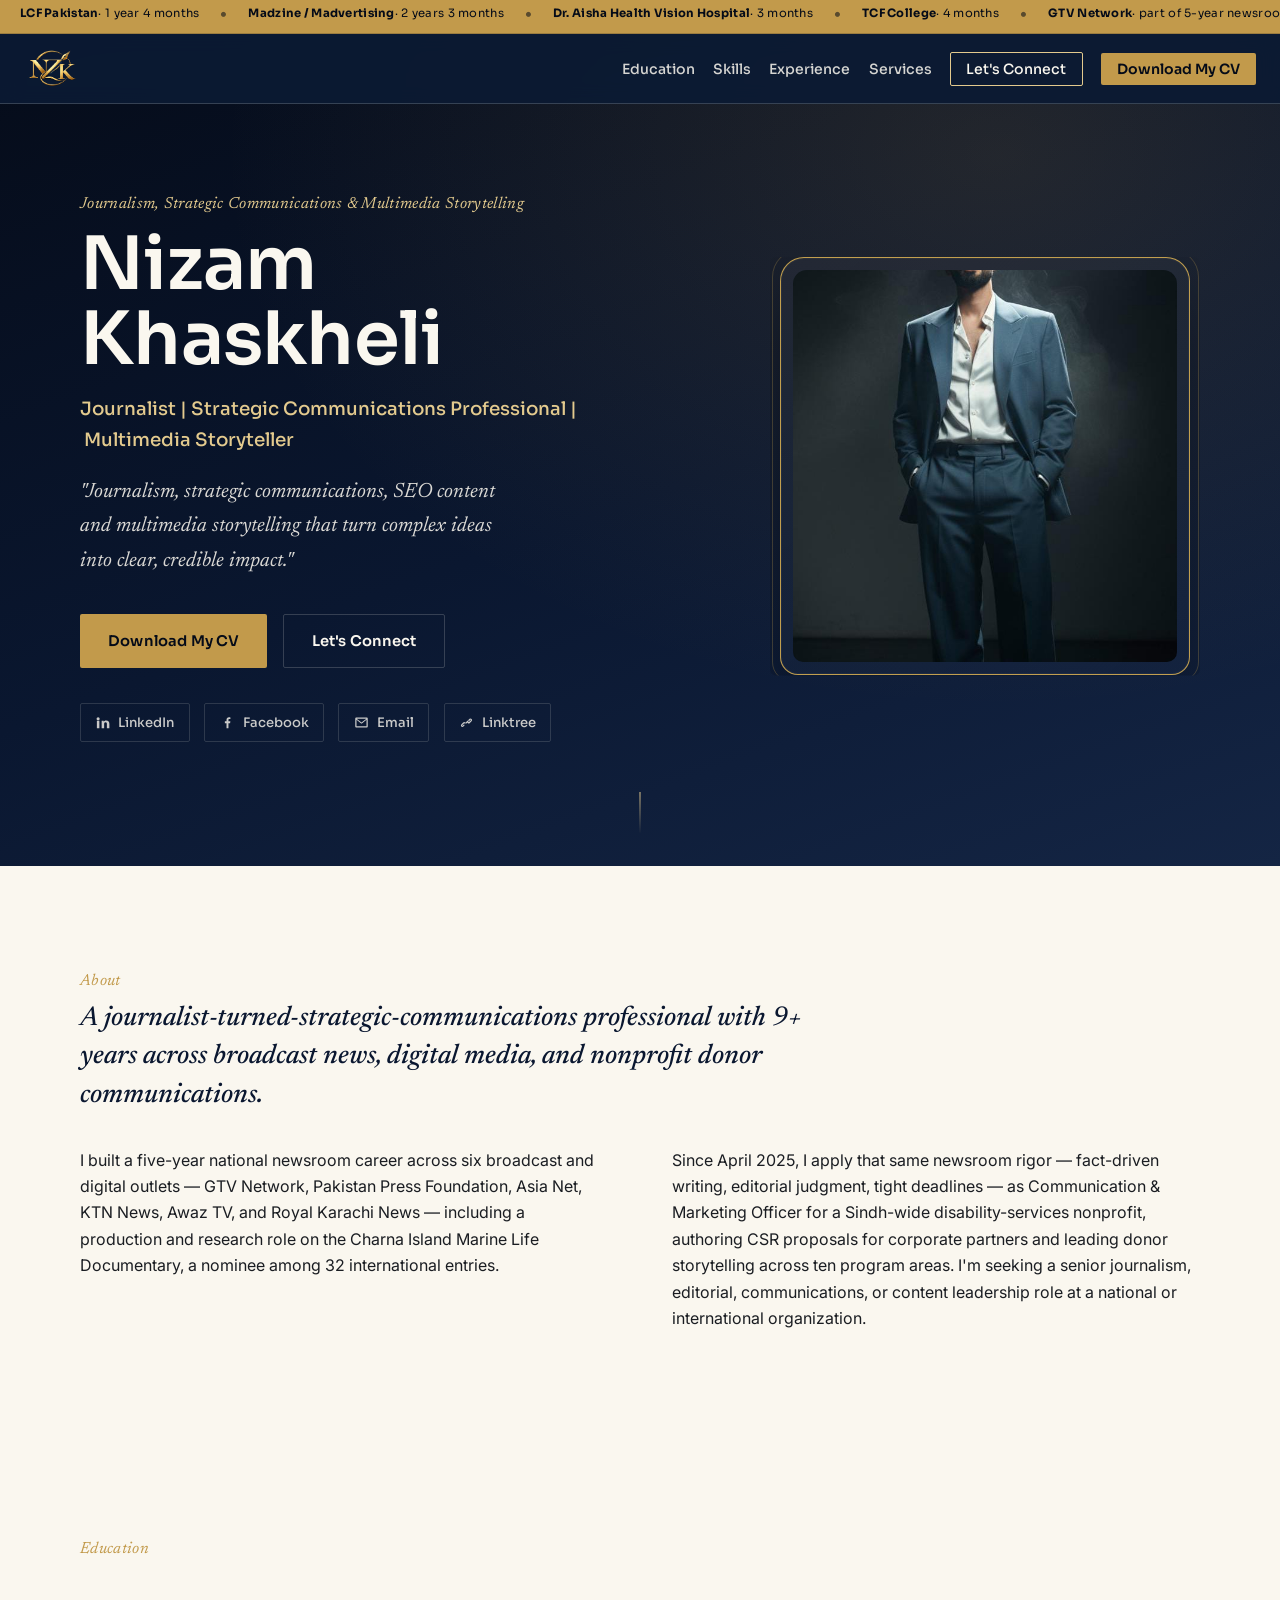
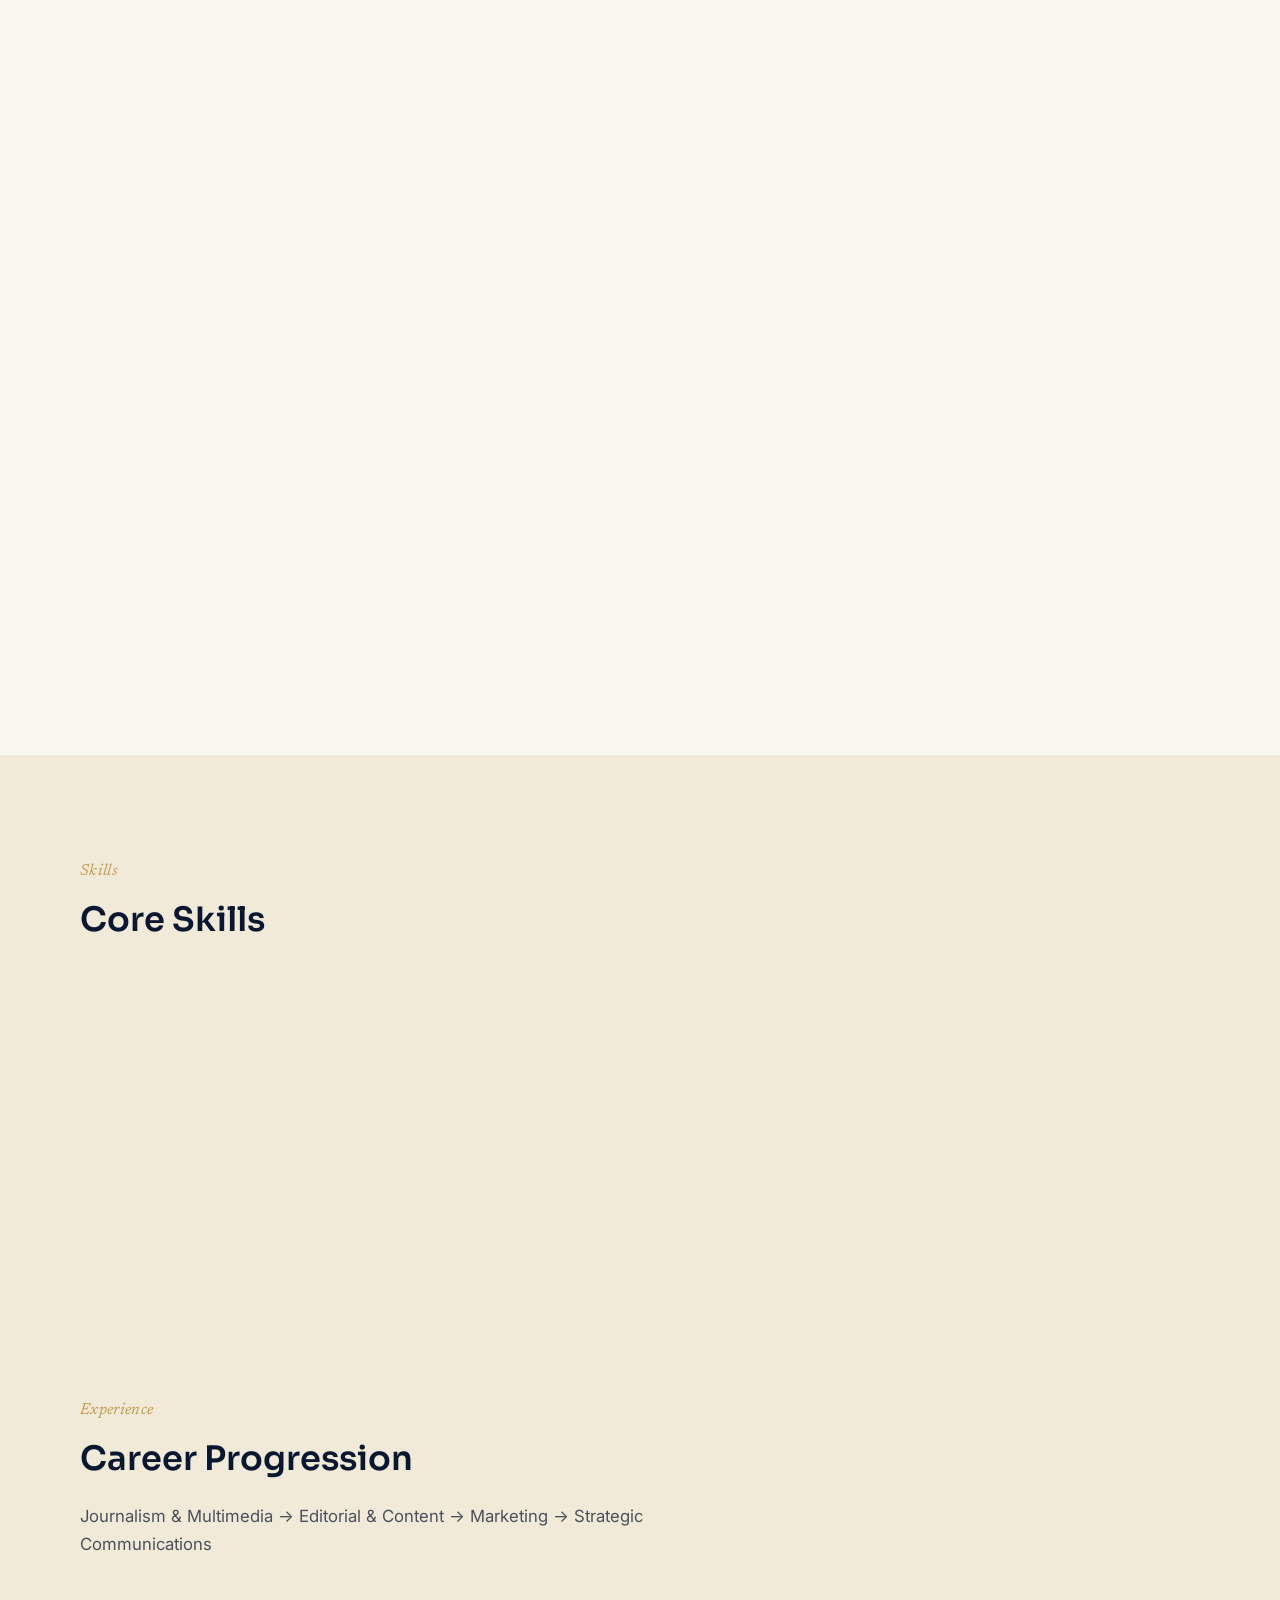
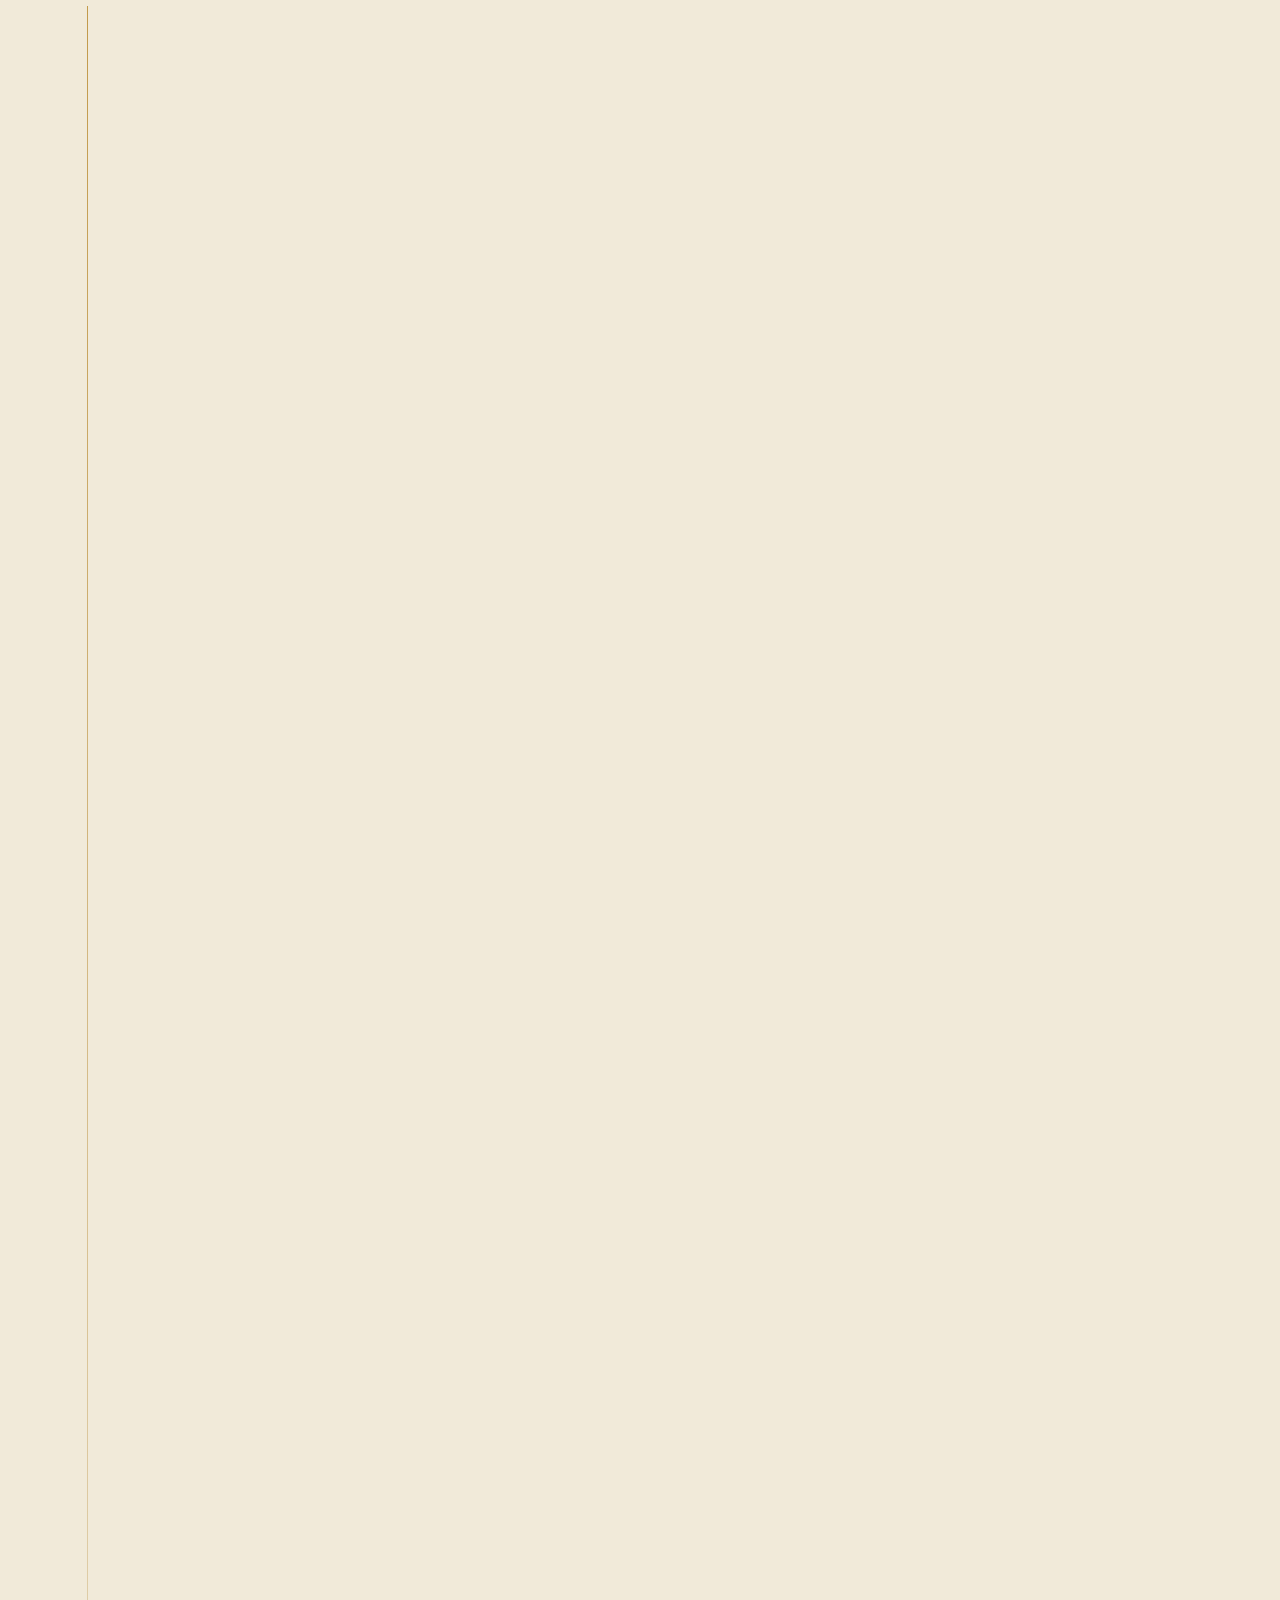
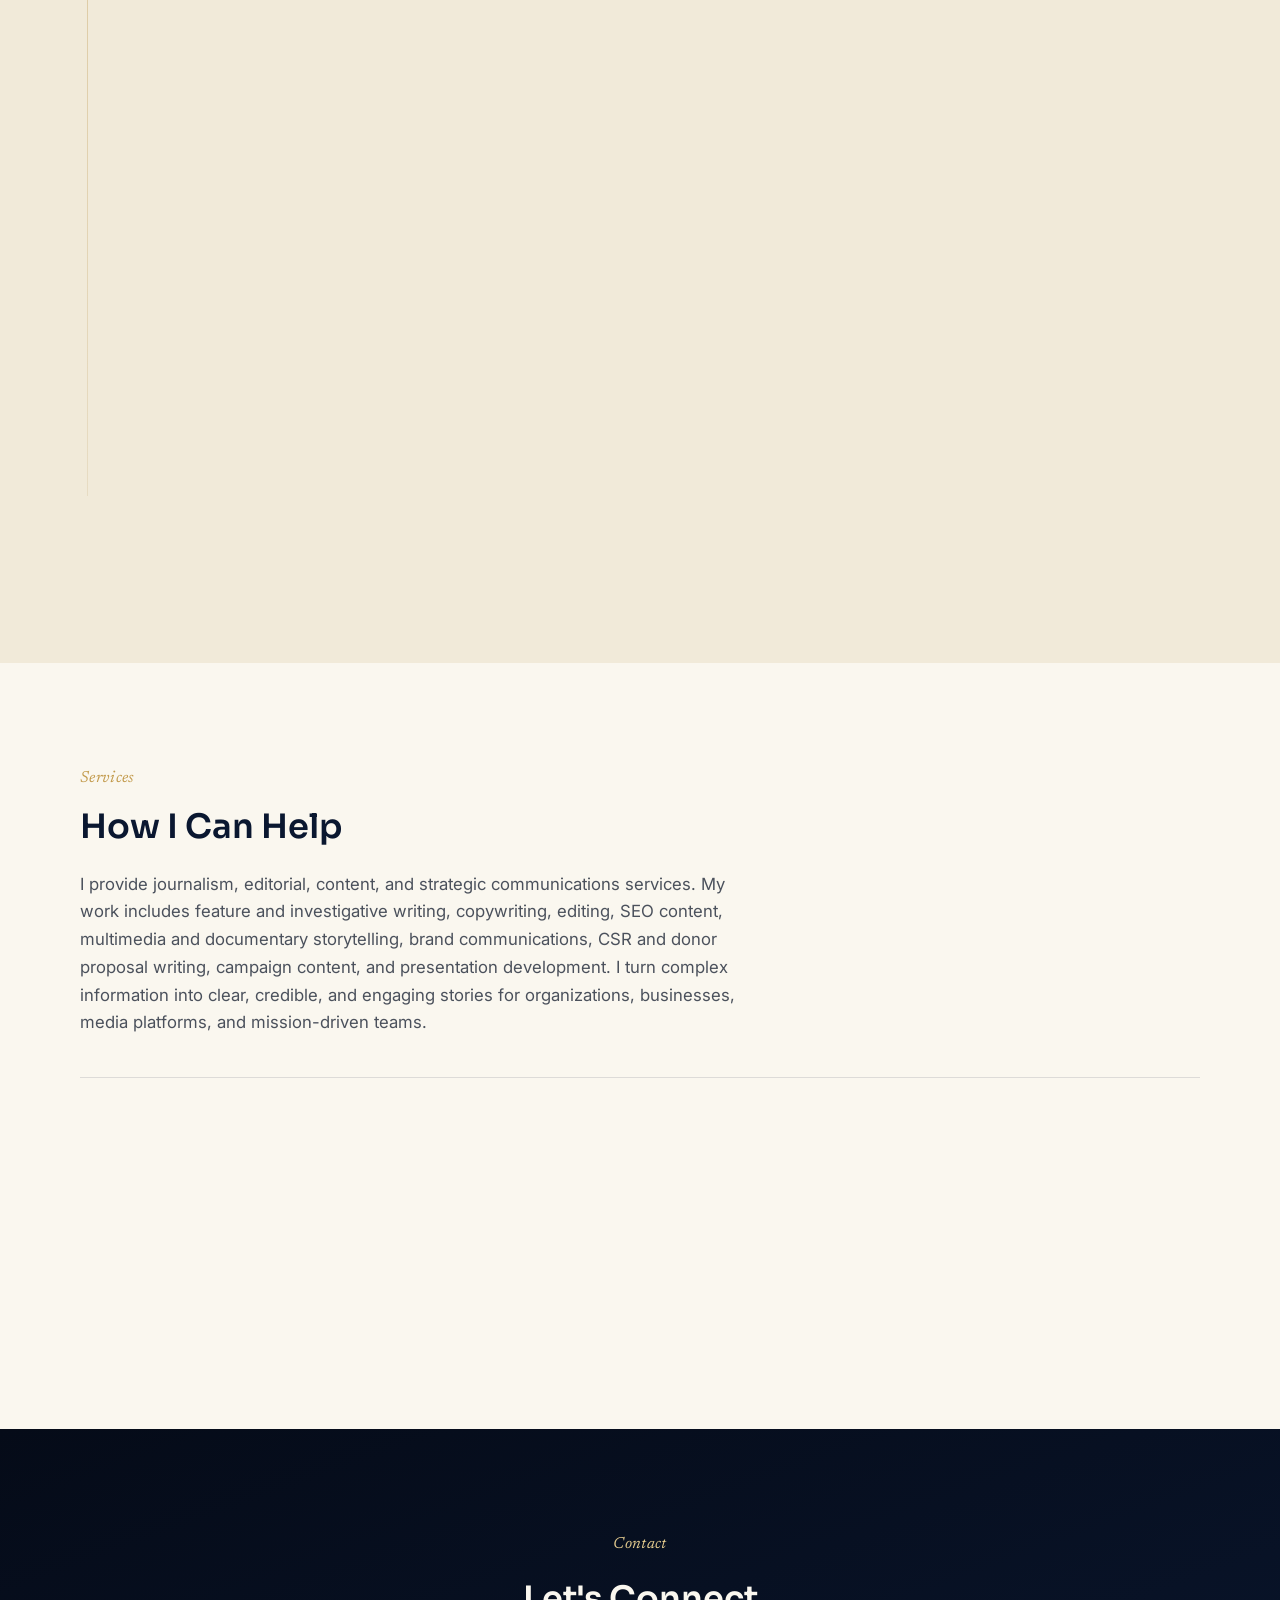
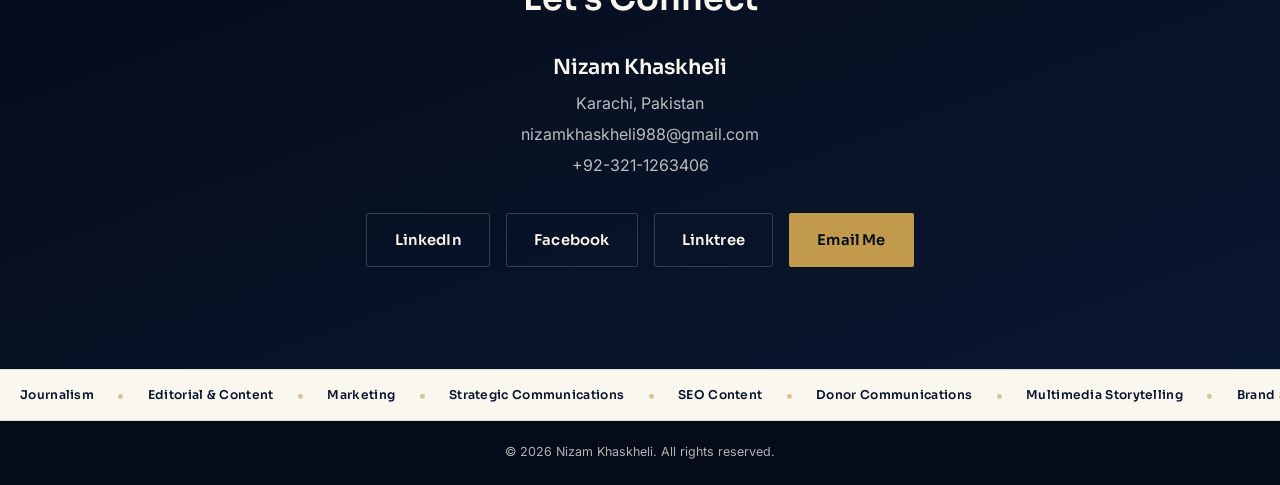
<file: index(5).html>
<!DOCTYPE html>
<html lang="en">
<head>
<meta charset="UTF-8">
<meta name="viewport" content="width=device-width, initial-scale=1.0">
<title>Nizam Khaskheli | Journalist, Strategic Communications &amp; Multimedia Storyteller</title>
<meta name="description" content="Nizam Khaskheli is a Pakistan-based journalist, strategic communications professional and multimedia storyteller with 9+ years of experience in broadcast journalism, editorial content, SEO writing, CSR communications, donor storytelling and nonprofit marketing.">
<meta name="keywords" content="Nizam Khaskheli, journalist Karachi, strategic communications professional, multimedia storyteller, broadcast journalist Pakistan, editorial content, donor communications, CSR proposal writing, nonprofit communications Pakistan, brand storytelling, SEO content writer">
<meta name="author" content="Nizam Khaskheli">
<meta name="robots" content="index, follow">

<!-- TODO: replace with your final published URL before deploying -->
<link rel="canonical" href="https://visit.nizamkhaskheli.workers.dev/">

<!-- Open Graph -->
<meta property="og:type" content="website">
<meta property="og:title" content="Nizam Khaskheli | Journalist & Strategic Communications Professional">
<meta property="og:description" content="Journalist and strategic communications professional in Pakistan specialising in editorial content, SEO writing, donor communications, brand storytelling and multimedia production.">
<meta property="og:url" content="https://visit.nizamkhaskheli.workers.dev/">
<meta property="og:image" content="https://visit.nizamkhaskheli.workers.dev/assets/nizam-khaskheli.jpg">
<meta property="og:image:width" content="643">
<meta property="og:image:height" content="1181">
<meta property="og:locale" content="en_US">

<!-- Twitter / X -->
<meta name="twitter:card" content="summary_large_image">
<meta name="twitter:title" content="Nizam Khaskheli | Journalist & Strategic Communications Professional">
<meta name="twitter:description" content="Karachi-based journalist, strategic communications professional and multimedia storyteller.">
<meta name="twitter:image" content="https://visit.nizamkhaskheli.workers.dev/assets/nizam-khaskheli.jpg">
<link rel="icon" href="/favicon.svg" type="image/svg+xml">

<link rel="preconnect" href="https://fonts.googleapis.com">
<link rel="preconnect" href="https://fonts.gstatic.com" crossorigin>
<link href="https://fonts.googleapis.com/css2?family=Sora:wght@400;500;600;700&family=Inter:wght@400;500;600&family=Newsreader:ital,wght@0,400;1,400;1,500&display=swap" rel="stylesheet">

<link rel="stylesheet" href="style.css">

<!-- Structured data: Person -->
<script type="application/ld+json">
{
  "@context": "https://schema.org",
  "@type": "Person",
  "name": "Nizam Khaskheli",
  "alternateName": "Nizam-Uddin Khaskheli",
  "jobTitle": "Communication & Marketing Officer",
  "description": "Karachi-based journalist, strategic communications professional and multimedia storyteller with 9+ years across broadcast news, digital media, editorial content and nonprofit donor communications.",
  "url": "https://visit.nizamkhaskheli.workers.dev/",
  "image": "https://visit.nizamkhaskheli.workers.dev/assets/nizam-khaskheli.jpg",
  "email": "mailto:nizamkhaskheli988@gmail.com",
  "telephone": "+92-321-1263406",
  "address": {
    "@type": "PostalAddress",
    "addressLocality": "Karachi",
    "addressCountry": "PK"
  },
  "worksFor": {
    "@type": "Organization",
    "name": "The Life Changing Foundation (LCF) Pakistan"
  },
  "alumniOf": {
    "@type": "CollegeOrUniversity",
    "name": "SZABIST University, Karachi"
  },
  "knowsAbout": [
    "Investigative Journalism",
    "Broadcast News Reporting",
    "Documentary Production",
    "Editorial Leadership",
    "CSR & Donor Proposal Writing",
    "Strategic Communications",
    "Brand Storytelling",
    "SEO & Content Writing"
  ],
  "sameAs": [
    "https://www.linkedin.com/in/nizam-uddin-a80105393/",
    "https://www.facebook.com/people/Nizam-Khaskheli/pfbid02JHVqVkU1X79TqSRb5tmzg2qRRCMNdY21jjFmo4Lgp6rfTdWKMhmAxt5phXQ5WW2fl/",
    "https://linktr.ee/nizamkhaskheli_"
  ]
}
</script>
</head>
<body>

<a class="skip-link" href="#main">Skip to content</a>

<!-- ============ NAVIGATION ============ -->
<header class="site-header" id="site-header">
  <nav class="nav" aria-label="Primary">
    <a href="#home" class="nav__mark" aria-label="Nizam Khaskheli home"><img src="nzk-logo.png" alt="NZK" width="54" height="36"></a>

    <button class="nav__toggle" id="navToggle" aria-expanded="false" aria-controls="navMenu" aria-label="Open menu">
      <span></span><span></span><span></span>
    </button>

    <ul class="nav__menu" id="navMenu">
      <li><a href="#education" class="nav__link">Education</a></li>
      <li><a href="#skills" class="nav__link">Skills</a></li>
      <li><a href="#experience" class="nav__link">Experience</a></li>
      <li><a href="#services" class="nav__link">Services</a></li>
      <li><a href="#contact" class="nav__link nav__link--cta">Let's Connect</a></li>
      <li><a href="Nizam-Uddin-Khaskheli-CV.pdf" download class="nav__link nav__link--download">Download My CV</a></li>
    </ul>
  </nav>
</header>

  <div class="top-ticker" aria-label="Professional experience ticker"><div class="ticker__viewport"><div class="ticker__track ticker__track--top"><div class="ticker__group">
<span><strong>LCF Pakistan</strong> · 1 year 4 months</span><i>•</i><span><strong>Madzine / Madvertising</strong> · 2 years 3 months</span><i>•</i><span><strong>Dr. Aisha Health Vision Hospital</strong> · 3 months</span><i>•</i><span><strong>TCF College</strong> · 4 months</span><i>•</i><span><strong>GTV Network</strong> · part of 5-year newsroom career</span><i>•</i><span><strong>Pakistan Press Foundation</strong> · part of 5-year newsroom career</span><i>•</i><span><strong>Asia Net</strong> · part of 5-year newsroom career</span><i>•</i><span><strong>KTN News</strong> · part of 5-year newsroom career</span><i>•</i><span><strong>Awaz TV</strong> · part of 5-year newsroom career</span><i>•</i><span><strong>Royal Karachi News</strong> · 7 months</span><i>•</i>
</div><div class="ticker__group" aria-hidden="true">
<span><strong>LCF Pakistan</strong> · 1 year 4 months</span><i>•</i><span><strong>Madzine / Madvertising</strong> · 2 years 3 months</span><i>•</i><span><strong>Dr. Aisha Health Vision Hospital</strong> · 3 months</span><i>•</i><span><strong>TCF College</strong> · 4 months</span><i>•</i><span><strong>GTV Network</strong> · part of 5-year newsroom career</span><i>•</i><span><strong>Pakistan Press Foundation</strong> · part of 5-year newsroom career</span><i>•</i><span><strong>Asia Net</strong> · part of 5-year newsroom career</span><i>•</i><span><strong>KTN News</strong> · part of 5-year newsroom career</span><i>•</i><span><strong>Awaz TV</strong> · part of 5-year newsroom career</span><i>•</i><span><strong>Royal Karachi News</strong> · 7 months</span><i>•</i>
</div></div></div></div>

<main id="main">

  <!-- ============ HERO ============ -->
  <section class="hero" id="home">
    <div class="hero__inner">
      <div class="hero__text">
        <p class="eyebrow eyebrow--light hero-anim" style="--d:1">Journalism, Strategic Communications &amp; Multimedia Storytelling</p>
        <h1 class="hero__name hero-anim" style="--d:2">Nizam<br>Khaskheli</h1>
        <p class="hero__role hero-anim" style="--d:3">Journalist&nbsp;|&nbsp;Strategic Communications Professional&nbsp;|&nbsp;Multimedia Storyteller</p>
        <p class="hero__tagline hero-anim" style="--d:4">"Journalism, strategic communications, SEO content and multimedia storytelling that turn complex ideas into clear, credible impact."</p>

        <div class="hero__ctas hero-anim" style="--d:5">
          <a href="Nizam-Uddin-Khaskheli-CV.pdf" download class="btn btn--gold">Download My CV</a>
          <a href="#contact" class="btn btn--outline">Let's Connect</a>
        </div>

        <div class="hero__socials hero-anim" style="--d:6" aria-label="Social profiles">
          <a href="https://www.linkedin.com/in/nizam-uddin-a80105393/" target="_blank" rel="noopener noreferrer" class="social-btn" aria-label="Nizam Khaskheli on LinkedIn">
            <svg viewBox="0 0 24 24" aria-hidden="true"><path d="M4.98 3.5a2.5 2.5 0 1 1 0 5 2.5 2.5 0 0 1 0-5ZM3 9h4v12H3V9Zm7 0h3.8v1.7h.05c.53-1 1.83-2.05 3.77-2.05C21.9 8.65 23 10.9 23 14.2V21h-4v-6.1c0-1.45-.03-3.32-2.02-3.32-2.03 0-2.34 1.58-2.34 3.22V21h-4V9Z"/></svg>
            <span>LinkedIn</span>
          </a>
          <a href="https://www.facebook.com/people/Nizam-Khaskheli/pfbid02JHVqVkU1X79TqSRb5tmzg2qRRCMNdY21jjFmo4Lgp6rfTdWKMhmAxt5phXQ5WW2fl/" target="_blank" rel="noopener noreferrer" class="social-btn" aria-label="Nizam Khaskheli on Facebook">
            <svg viewBox="0 0 24 24" aria-hidden="true"><path d="M13.5 21v-7.9h2.65l.4-3.08H13.5V8.05c0-.89.25-1.5 1.52-1.5h1.63V3.8C16.35 3.75 15.4 3.67 14.3 3.67c-2.3 0-3.87 1.4-3.87 3.98v2.35H7.77v3.08h2.66V21h3.07Z"/></svg>
            <span>Facebook</span>
          </a>
          <a href="mailto:nizamkhaskheli988@gmail.com" class="social-btn" aria-label="Email Nizam Khaskheli">
            <svg viewBox="0 0 24 24" aria-hidden="true"><path d="M2 5.5A1.5 1.5 0 0 1 3.5 4h17A1.5 1.5 0 0 1 22 5.5v13a1.5 1.5 0 0 1-1.5 1.5h-17A1.5 1.5 0 0 1 2 18.5v-13Zm2.2.5 7.8 6.1L19.8 6H4.2Zm15.8 1.6-7.4 5.8a1 1 0 0 1-1.2 0L4 7.6V18h16V7.6Z"/></svg>
            <span>Email</span>
          </a>
          <a href="https://linktr.ee/nizamkhaskheli_" target="_blank" rel="noopener noreferrer" class="social-btn" aria-label="Nizam Khaskheli on Linktree">
            <svg viewBox="0 0 24 24" aria-hidden="true"><path d="M10.6 13.4a1 1 0 0 1 0-1.4l3-3a1 1 0 0 1 1.4 1.4l-3 3a1 1 0 0 1-1.4 0Zm-1.9 3.5-1.6 1.6a2.5 2.5 0 0 1-3.5-3.5l3-3a2.5 2.5 0 0 1 3.5 0 1 1 0 0 1-1.4 1.4.5.5 0 0 0-.7 0l-3 3a.5.5 0 0 0 .7.7l1.6-1.6a1 1 0 0 1 1.4 1.4ZM20.4 9.6l-3 3a2.5 2.5 0 0 1-3.5 0 1 1 0 0 1 1.4-1.4.5.5 0 0 0 .7 0l3-3a.5.5 0 0 0-.7-.7l-1.6 1.6a1 1 0 1 1-1.4-1.4l1.6-1.6a2.5 2.5 0 0 1 3.5 3.5Z"/></svg>
            <span>Linktree</span>
          </a>
        </div>
      </div>

      <div class="hero__portrait hero-anim-portrait">
        <div class="portrait-frame">
          <img src="nizam-khaskheli.jpg" alt="Portrait of Nizam Khaskheli, journalist and strategic communications professional" class="portrait-img" width="643" height="1181" loading="eager" fetchpriority="high">
        </div>
      </div>
    </div>
    <div class="hero__scroll-cue" aria-hidden="true"><span></span></div>
  </section>

  <!-- ============ ABOUT ============ -->
  <section class="section" id="about">
    <div class="section__inner">
      <p class="eyebrow">About</p>
      <p class="lede">A journalist-turned-strategic-communications professional with 9+ years across broadcast news, digital media, and nonprofit donor communications.</p>
      <div class="about__grid">
        <p class="body-text">
          I built a five-year national newsroom career across six broadcast and digital outlets — GTV Network, Pakistan Press Foundation, Asia Net, KTN News, Awaz TV, and Royal Karachi News — including a production and research role on the Charna Island Marine Life Documentary, a nominee among 32 international entries.
        </p>
        <p class="body-text">
          Since April 2025, I apply that same newsroom rigor — fact-driven writing, editorial judgment, tight deadlines — as Communication &amp; Marketing Officer for a Sindh-wide disability-services nonprofit, authoring CSR proposals for corporate partners and leading donor storytelling across ten program areas. I'm seeking a senior journalism, editorial, communications, or content leadership role at a national or international organization.
        </p>
      </div>
    </div>
  </section>


  <!-- ============ EDUCATION ============ -->
  <section class="section" id="education">
    <div class="section__inner">
      <p class="eyebrow">Education</p>
      <div class="education__card" data-reveal>
        <div class="education__head">
          <div>
            <h3 class="education__degree">Bachelor of Media Sciences</h3>
            <p class="education__school">SZABIST University, Karachi &middot; Specialization: Journalism</p>
          </div>
          <p class="education__date">September 2021 – October 2025</p>
        </div>
        <p class="body-text">
          Focused on investigative journalism, digital news reporting, television journalism, multimedia journalism, feature writing, copywriting and visualization, and campaign strategy. Developed practical skills in storytelling, media production, research, reporting, and presentation through academic projects, with recognition for storytelling and presentation skills.
        </p>
        <p class="body-text">
          Completed two major documentary projects during the degree. Served as a core team member for the <em>Charna Island Marine Life Documentary</em>, developed as part of the course Producing Short Narratives under Babar Sheikh, contributing to research, scripting, story development, and production — the documentary was nominated among 32 international entries. Also produced <em>AI &amp; News 2.0</em> as a Final Year Project, exploring the intersection of artificial intelligence and news media, taking the project from concept through completion.
        </p>
        <p class="body-text body-text--muted">
          <strong>Activities:</strong> Member of the SZABIST Performing Arts Society, participating in theatre events, performances, and creative projects.
        </p>
      </div>

      <div class="education__prior" data-reveal>
        <div class="education__prior-row">
          <p class="education__prior-degree">F.Sc. — TCF College (BIEK, Karachi)</p>
          <p class="education__prior-date">2019 – 2021</p>
        </div>
        <div class="education__prior-row">
          <p class="education__prior-degree">S.S.C. — TCF (BSEK, Karachi)</p>
          <p class="education__prior-date">2017 – 2019</p>
        </div>
      </div>
    </div>
  </section>


  <!-- ============ SKILLS ============ -->
  <section class="section section--tint" id="skills">
    <div class="section__inner">
      <p class="eyebrow">Skills</p>
      <h2 class="section__title">Core Skills</h2>
      <ul class="skills__grid">
        <li class="skill-chip" data-reveal>
          <svg class="skill-chip__icon" viewBox="0 0 24 24" aria-hidden="true"><circle cx="10.5" cy="10.5" r="6.5" fill="none" stroke="currentColor" stroke-width="1.6"/><line x1="15.3" y1="15.3" x2="21" y2="21" stroke="currentColor" stroke-width="1.6" stroke-linecap="round"/></svg>
          <span>Investigative &amp; Feature Journalism</span>
        </li>
        <li class="skill-chip" data-reveal>
          <svg class="skill-chip__icon" viewBox="0 0 24 24" aria-hidden="true"><circle cx="12" cy="19" r="1.6" fill="currentColor"/><path d="M7 15a7 7 0 0 1 10 0M4 11.5a11.5 11.5 0 0 1 16 0" fill="none" stroke="currentColor" stroke-width="1.6" stroke-linecap="round"/></svg>
          <span>Broadcast &amp; Digital News Reporting</span>
        </li>
        <li class="skill-chip" data-reveal>
          <svg class="skill-chip__icon" viewBox="0 0 24 24" aria-hidden="true"><rect x="3" y="6" width="18" height="13" rx="1" fill="none" stroke="currentColor" stroke-width="1.6"/><path d="M3 10h18M6 6 8.5 3M12 6l2.5-3M18 6l2.5-3" fill="none" stroke="currentColor" stroke-width="1.6" stroke-linecap="round" stroke-linejoin="round"/></svg>
          <span>Documentary Production &amp; Scriptwriting</span>
        </li>
        <li class="skill-chip" data-reveal>
          <svg class="skill-chip__icon" viewBox="0 0 24 24" aria-hidden="true"><path d="M4 20l1-4.2L16.2 4.6a1.5 1.5 0 0 1 2.1 0l1.1 1.1a1.5 1.5 0 0 1 0 2.1L8.2 19 4 20Z" fill="none" stroke="currentColor" stroke-width="1.6" stroke-linejoin="round"/></svg>
          <span>Editorial Leadership &amp; Copy Editing</span>
        </li>
        <li class="skill-chip" data-reveal>
          <svg class="skill-chip__icon" viewBox="0 0 24 24" aria-hidden="true"><path d="M12 20.2S4 15.6 4 9.9A3.9 3.9 0 0 1 12 8.4a3.9 3.9 0 0 1 8 1.5c0 5.7-8 10.3-8 10.3Z" fill="none" stroke="currentColor" stroke-width="1.6" stroke-linejoin="round"/></svg>
          <span>CSR &amp; Donor Proposal Writing</span>
        </li>
        <li class="skill-chip" data-reveal>
          <svg class="skill-chip__icon" viewBox="0 0 24 24" aria-hidden="true"><path d="M3 11v2a2 2 0 0 0 2 2h1l9 4V5L6 9H5a2 2 0 0 0-2 2Z" fill="none" stroke="currentColor" stroke-width="1.6" stroke-linejoin="round"/><path d="M18 9.5a3 3 0 0 1 0 5" fill="none" stroke="currentColor" stroke-width="1.6" stroke-linecap="round"/></svg>
          <span>Fundraising &amp; Campaign Copywriting</span>
        </li>
        <li class="skill-chip" data-reveal>
          <svg class="skill-chip__icon" viewBox="0 0 24 24" aria-hidden="true"><path d="M4 5h13l3 3-3 3H4V5Z" fill="none" stroke="currentColor" stroke-width="1.6" stroke-linejoin="round"/><path d="M9 11v8" fill="none" stroke="currentColor" stroke-width="1.6" stroke-linecap="round"/></svg>
          <span>Strategic Communications &amp; Brand Storytelling</span>
        </li>
        <li class="skill-chip" data-reveal>
          <svg class="skill-chip__icon" viewBox="0 0 24 24" aria-hidden="true"><path d="M12 3 4 6.5v5C4 16.4 7.4 20 12 21c4.6-1 8-4.6 8-9.5v-5L12 3Z" fill="none" stroke="currentColor" stroke-width="1.6" stroke-linejoin="round"/></svg>
          <span>Media Relations &amp; Crisis Communications</span>
        </li>
        <li class="skill-chip" data-reveal>
          <svg class="skill-chip__icon" viewBox="0 0 24 24" aria-hidden="true"><path d="M4 16l5-6 4 4 6-8" fill="none" stroke="currentColor" stroke-width="1.6" stroke-linecap="round" stroke-linejoin="round"/><path d="M14 6h5v5" fill="none" stroke="currentColor" stroke-width="1.6" stroke-linecap="round" stroke-linejoin="round"/></svg>
          <span>SEO &amp; Content Writing</span>
        </li>
        <li class="skill-chip" data-reveal>
          <svg class="skill-chip__icon" viewBox="0 0 24 24" aria-hidden="true"><circle cx="12" cy="12" r="9" fill="none" stroke="currentColor" stroke-width="1.6"/><path d="M10 8.5v7l6-3.5-6-3.5Z" fill="currentColor"/></svg>
          <span>Multimedia &amp; Digital Storytelling</span>
        </li>
        <li class="skill-chip" data-reveal>
          <svg class="skill-chip__icon" viewBox="0 0 24 24" aria-hidden="true"><rect x="3" y="7" width="18" height="12" rx="2" fill="none" stroke="currentColor" stroke-width="1.6"/><circle cx="12" cy="13" r="3.3" fill="none" stroke="currentColor" stroke-width="1.6"/><path d="M8 7 9.5 4.5h5L16 7" fill="none" stroke="currentColor" stroke-width="1.6" stroke-linejoin="round"/></svg>
          <span>Camera &amp; Production Basics</span>
        </li>
        <li class="skill-chip" data-reveal>
          <svg class="skill-chip__icon" viewBox="0 0 24 24" aria-hidden="true"><circle cx="8" cy="8" r="2.6" fill="none" stroke="currentColor" stroke-width="1.6"/><circle cx="17" cy="8" r="2.6" fill="none" stroke="currentColor" stroke-width="1.6"/><path d="M3 19c.5-3 2.3-4.6 5-4.6s4.5 1.6 5 4.6M13 19c.4-2.6 2-4 4.5-4s3.9 1.4 4.3 4" fill="none" stroke="currentColor" stroke-width="1.6" stroke-linecap="round"/></svg>
          <span>Cross-Functional Stakeholder Coordination</span>
        </li>
      </ul>
    </div>
  </section>


  <!-- ============ EXPERIENCE ============ -->
  <section class="section section--tint" id="experience">
    <div class="section__inner">
      <p class="eyebrow">Experience</p>
      <h2 class="section__title">Career Progression</h2>
      <p class="section__intro">Journalism &amp; Multimedia&nbsp;→&nbsp;Editorial &amp; Content&nbsp;→&nbsp;Marketing&nbsp;→&nbsp;Strategic Communications</p>

      <ol class="timeline">

        <!-- Role 1 -->
        <li class="timeline__item" data-reveal>
          <div class="timeline__marker" aria-hidden="true"></div>
          <div class="timeline__content">
            <p class="timeline__era">Strategic Communications</p>
            <p class="timeline__date">April 2025 – Present</p>
            <h3 class="timeline__role">Communication &amp; Marketing Officer</h3>
            <p class="timeline__org">The Life Changing Foundation (LCF) Pakistan — Sindh-wide disability-services nonprofit headquartered in Gambat, operating across Karachi and Interior Sindh</p>
            <ul class="timeline__bullets">
              <li>Direct strategic communications, branding, and donor storytelling across LCF's ten program areas — including Rehabilitation Services, WASH, Food &amp; Nutrition, Livelihood, Skills Development, Assistive Technology, Health &amp; Medical Outreach, Advocacy &amp; Legal Aid, Education, and the Shanakht identity-documentation program — translating program and M&amp;E data into donor-ready narratives.</li>
              <li>Author CSR and Donation-in-Kind (DIK) funding proposals for corporate partners, including a solar-energy sustainability proposal submitted to a major telecom operator's Call for Sustainability Project Proposals, and DIK proposals to a leading textile group securing in-kind support for assistive hearing devices and adaptive school uniforms for children with disabilities.</li>
              <li>Write, design, and produce donor- and board-facing organizational presentations and fundraising kits, leading a full editorial and visual rebrand of LCF's master organizational presentation.</li>
              <li>Plan and write campaign copy for crowdfunding initiatives, including an assistive-technology campaign launched on an international crowdfunding platform.</li>
              <li>Partner with M&amp;E, program, and leadership teams to verify every external communication and donor narrative is grounded in accurate organizational data, protecting donor trust and reporting accuracy.</li>
            </ul>
          </div>
        </li>

        <!-- Role 2 -->
        <li class="timeline__item" data-reveal>
          <div class="timeline__marker" aria-hidden="true"></div>
          <div class="timeline__content">
            <p class="timeline__era">Editorial &amp; Content</p>
            <p class="timeline__date">January 2023 – March 2025</p>
            <h3 class="timeline__role">Editor</h3>
            <p class="timeline__org">Madzine / Madvertising — part-time / freelance</p>
            <ul class="timeline__bullets">
              <li>Directed editorial content development for a digital magazine end-to-end — planning, writing, and editing content through publication.</li>
              <li>Researched, wrote, and edited feature articles, trend analyses, and campaign content, applying broadcast-honed editorial standards to digital publishing.</li>
              <li>Managed SEO and content strategy for marketing clients, collaborating cross-functionally on content that contributed to a 10% increase in client revenue.</li>
            </ul>
          </div>
        </li>

        <!-- Role 3 -->
        <li class="timeline__item" data-reveal>
          <div class="timeline__marker" aria-hidden="true"></div>
          <div class="timeline__content">
            <p class="timeline__era">Marketing</p>
            <p class="timeline__date">October 2022 – December 2022</p>
            <h3 class="timeline__role">Marketing Manager</h3>
            <p class="timeline__org">Dr. Aisha Health Vision Hospital — part-time</p>
            <ul class="timeline__bullets">
              <li>Coordinated event management, networking, and partnership initiatives, ensuring accuracy and compliance throughout execution.</li>
              <li>Led marketing initiatives and cross-team coordination to strengthen brand presence and community outreach.</li>
            </ul>
          </div>
        </li>

        <!-- Role 4 -->
        <li class="timeline__item" data-reveal>
          <div class="timeline__marker" aria-hidden="true"></div>
          <div class="timeline__content">
            <p class="timeline__era">Marketing</p>
            <p class="timeline__date">June 2022 – September 2022</p>
            <h3 class="timeline__role">Social Media &amp; Marketing Executive</h3>
            <p class="timeline__org">TCF College — part-time</p>
            <ul class="timeline__bullets">
              <li>Partnered with HR and Research departments to plan and execute social media and marketing activity across the college.</li>
            </ul>
          </div>
        </li>

        <!-- Role 5 -->
        <li class="timeline__item" data-reveal>
          <div class="timeline__marker" aria-hidden="true"></div>
          <div class="timeline__content">
            <p class="timeline__era">Journalism &amp; Multimedia</p>
            <p class="timeline__date">June 2017 – May 2022</p>
            <h3 class="timeline__role">Media &amp; Content Professional</h3>
            <p class="timeline__org">GTV Network · Pakistan Press Foundation · Asia Net · KTN News · Awaz TV · Royal Karachi News — five-year run across national broadcast and digital newsrooms as feature writer, editor, and scriptwriter</p>
            <ul class="timeline__bullets">
              <li>Reported, wrote, and edited feature and investigative stories across six national broadcast and digital outlets, consistently meeting daily and weekly editorial deadlines.</li>
              <li>Wrote and edited scripts for TV and digital news bulletins, adapting stories for broadcast pacing, on-air delivery, and multi-platform distribution.</li>
              <li>Served on the core production team for the Charna Island Marine Life Documentary, an environmental/wildlife documentary that earned a nomination among 32 international entries, contributing to research, scripting, and story development.</li>
              <li>Produced the <em>AI &amp; News 2.0</em> documentary exploring the intersection of artificial intelligence and news media, from concept through completion.</li>
              <li>Covered long-form investigative features on current affairs, social issues, and environmental topics across print, digital, and TV formats.</li>
              <li>Built editorial relationships across six broadcast and digital newsrooms, developing versatility in fast-turnaround, high-pressure news environments.</li>
              <li>Applied camera and production fundamentals to field reporting and documentary shoots, supporting multimedia storytelling from script to screen.</li>
            </ul>
          </div>
        </li>

        <!-- Role 6 -->
        <li class="timeline__item" data-reveal>
          <div class="timeline__marker" aria-hidden="true"></div>
          <div class="timeline__content">
            <p class="timeline__era">Journalism &amp; Multimedia</p>
            <p class="timeline__date">November 2016 – May 2017</p>
            <h3 class="timeline__role">Desk Reporter</h3>
            <p class="timeline__org">Royal Karachi News — entry-level newsroom role that launched a five-year run in broadcast and digital journalism</p>
            <ul class="timeline__bullets">
              <li>Covered local news beats, gathering, verifying, and drafting news reports under daily deadlines.</li>
              <li>Built foundational skills in news writing, fact-checking, and editorial workflow that underpinned five years of investigative, feature, and multimedia journalism across five national outlets.</li>
              <li>Worked closely with senior editors to learn newsroom sourcing, verification standards, and house style.</li>
            </ul>
          </div>
        </li>

      </ol>
    </div>
  </section>


  <!-- ============ SERVICES ============ -->
  <section class="section" id="services">
    <div class="section__inner">
      <p class="eyebrow">Services</p>
      <h2 class="section__title">How I Can Help</h2>
      <p class="section__intro">I provide journalism, editorial, content, and strategic communications services. My work includes feature and investigative writing, copywriting, editing, SEO content, multimedia and documentary storytelling, brand communications, CSR and donor proposal writing, campaign content, and presentation development. I turn complex information into clear, credible, and engaging stories for organizations, businesses, media platforms, and mission-driven teams.</p>

      <ul class="services__list">
        <li data-reveal><span>Content Writing</span></li>
        <li data-reveal><span>Copywriting</span></li>
        <li data-reveal><span>Editing</span></li>
        <li data-reveal><span>SEO Writing</span></li>
        <li data-reveal><span>Strategic Communications</span></li>
        <li data-reveal><span>Brand Storytelling</span></li>
        <li data-reveal><span>Marketing Consulting</span></li>
        <li data-reveal><span>Social Media Marketing</span></li>
        <li data-reveal><span>Video Production</span></li>
        <li data-reveal><span>Documentary Production</span></li>
        <li data-reveal><span>Proposal Writing</span></li>
        <li data-reveal><span>Campaign Content</span></li>
      </ul>
    </div>
  </section>


  <!-- ============ CONTACT ============ -->
  <section class="section contact" id="contact">
    <div class="section__inner">
      <p class="eyebrow eyebrow--light">Contact</p>
      <h2 class="section__title section__title--light">Let's Connect</h2>
      <p class="contact__name">Nizam Khaskheli</p>
      <p class="contact__meta">Karachi, Pakistan</p>
      <p class="contact__meta"><a href="mailto:nizamkhaskheli988@gmail.com">nizamkhaskheli988@gmail.com</a></p>
      <p class="contact__meta"><a href="tel:+923211263406">+92-321-1263406</a></p>

      <div class="contact__buttons">
        <a href="https://www.linkedin.com/in/nizam-uddin-a80105393/" target="_blank" rel="noopener noreferrer" class="btn btn--outline-light">LinkedIn</a>
        <a href="https://www.facebook.com/people/Nizam-Khaskheli/pfbid02JHVqVkU1X79TqSRb5tmzg2qRRCMNdY21jjFmo4Lgp6rfTdWKMhmAxt5phXQ5WW2fl/" target="_blank" rel="noopener noreferrer" class="btn btn--outline-light">Facebook</a>
        <a href="https://linktr.ee/nizamkhaskheli_" target="_blank" rel="noopener noreferrer" class="btn btn--outline-light">Linktree</a>
        <a href="mailto:nizamkhaskheli988@gmail.com" class="btn btn--gold">Email Me</a>
      </div>
    </div>
  </section>

</main>

<!-- ============ FOOTER TICKER ============ -->
<section class="bottom-ticker" aria-label="Career experience summary"><div class="ticker__viewport"><div class="ticker__track ticker__track--bottom"><div class="ticker__group">
<span>Journalism</span><i>•</i><span>Editorial &amp; Content</span><i>•</i><span>Marketing</span><i>•</i><span>Strategic Communications</span><i>•</i><span>SEO Content</span><i>•</i><span>Donor Communications</span><i>•</i><span>Multimedia Storytelling</span><i>•</i><span>Brand Storytelling</span><i>•</i>
</div><div class="ticker__group" aria-hidden="true">
<span>Journalism</span><i>•</i><span>Editorial &amp; Content</span><i>•</i><span>Marketing</span><i>•</i><span>Strategic Communications</span><i>•</i><span>SEO Content</span><i>•</i><span>Donor Communications</span><i>•</i><span>Multimedia Storytelling</span><i>•</i><span>Brand Storytelling</span><i>•</i>
</div></div></div></section>

<footer class="footer"><div class="footer__inner"><p class="footer__copy">&copy; 2026 Nizam Khaskheli. All rights reserved.</p></div></footer>

<script>
(() => {
  const toggle = document.getElementById('navToggle'); const menu = document.getElementById('navMenu');
  if (toggle && menu) { toggle.addEventListener('click', () => { const open = toggle.getAttribute('aria-expanded') === 'true'; toggle.setAttribute('aria-expanded', String(!open)); menu.classList.toggle('is-open', !open); }); menu.querySelectorAll('a').forEach(a => a.addEventListener('click', () => { toggle.setAttribute('aria-expanded','false'); menu.classList.remove('is-open'); })); }
  let lastY=window.scrollY, direction='down'; window.addEventListener('scroll',()=>{const y=window.scrollY; direction=y>lastY?'down':'up'; lastY=y;},{passive:true});
  const items=document.querySelectorAll('[data-reveal]'); const observer=new IntersectionObserver(entries=>entries.forEach(entry=>{ entry.target.style.setProperty('--reveal-distance',direction==='up'?'-24px':'24px'); if(entry.isIntersecting) entry.target.classList.add('is-visible'); else entry.target.classList.remove('is-visible'); }),{threshold:.08,rootMargin:'0px 0px -8% 0px'}); items.forEach((item,i)=>{item.style.setProperty('--i',i%6);observer.observe(item);});
})();
</script>
</body>
</html>
</file>
<file: style.css>
/* =========================================================
   NIZAM KHASKHELI — DIGITAL CV
   Design tokens
   ========================================================= */
:root{
  --navy:        #0A1730;
  --navy-deep:   #050B18;
  --navy-soft:   #142544;
  --ivory:       #FAF7EF;
  --paper:       #FFFFFF;
  --charcoal:    #1A1D22;
  --charcoal-60: #4B515C;
  --gold:        #C29A4B;
  --gold-soft:   #E3CA8E;
  --hairline:    rgba(10,23,48,0.12);
  --hairline-light: rgba(250,247,239,0.18);

  --font-head: 'Sora', 'Segoe UI', sans-serif;
  --font-body: 'Inter', 'Segoe UI', sans-serif;
  --font-editorial: 'Newsreader', Georgia, serif;

  --maxw: 1120px;
  --section-pad: clamp(4rem, 8vw, 7rem);
  --radius: 4px;
  --ease: cubic-bezier(.22,.61,.36,1);
}

*,*::before,*::after{ box-sizing: border-box; }
html{ scroll-behavior: smooth; }
body{
  margin:0;
  background: var(--ivory);
  color: var(--charcoal);
  font-family: var(--font-body);
  font-size: 16px;
  line-height: 1.65;
  -webkit-font-smoothing: antialiased;
  overflow-x: hidden;
}
img{ max-width:100%; display:block; }
a{ color: inherit; text-decoration:none; }
ul{ margin:0; padding:0; list-style:none; }
h1,h2,h3,h4{ font-family: var(--font-head); margin:0; color: var(--navy); font-weight:600; text-wrap: balance; }
p{ margin:0; }

.skip-link{
  position:absolute; left:-999px; top:0; background:var(--navy); color:var(--ivory);
  padding: .75rem 1.25rem; z-index: 999; border-radius: 0 0 4px 0;
}
.skip-link:focus{ left:0; }

:focus-visible{
  outline: 2px solid var(--gold);
  outline-offset: 3px;
}

/* =========================================================
   LAYOUT HELPERS
   ========================================================= */
.section{ padding: var(--section-pad) 1.5rem; }
.section--tint{ background: #F1EAD9; }
.section__inner{ max-width: var(--maxw); margin: 0 auto; }
.section__title{ font-size: clamp(1.6rem, 3vw, 2.1rem); margin: .5rem 0 1rem; }
.section__title--light{ color: var(--ivory); }
.section__intro{ max-width: 62ch; color: var(--charcoal-60); font-size: 1.05rem; margin-bottom: 2.5rem; }

.eyebrow{
  font-family: var(--font-editorial);
  font-style: italic;
  color: var(--gold);
  font-size: 1rem;
  letter-spacing: .02em;
  margin: 0 0 .35rem;
}
.eyebrow--light{ color: var(--gold-soft); }

.body-text{ max-width: 68ch; color: var(--charcoal); margin-bottom: 1.1rem; }
.body-text--muted{ color: var(--charcoal-60); font-size: .95rem; }
.body-text:last-child{ margin-bottom:0; }

.lede{
  font-family: var(--font-editorial);
  font-style: italic;
  font-weight: 500;
  font-size: clamp(1.3rem, 2.4vw, 1.7rem);
  color: var(--navy);
  max-width: 46ch;
  line-height: 1.4;
  margin-bottom: 2rem;
}

/* =========================================================
   BUTTONS
   ========================================================= */
.btn{
  display:inline-flex; align-items:center; justify-content:center;
  padding: .85rem 1.7rem;
  font-family: var(--font-head);
  font-size: .92rem;
  font-weight: 600;
  letter-spacing: .01em;
  border-radius: 2px;
  border: 1px solid transparent;
  transition: transform .25s var(--ease), background-color .25s var(--ease), color .25s var(--ease), border-color .25s var(--ease);
}
.btn:hover{ transform: translateY(-2px); }
.btn--gold{ background: var(--gold); color: var(--navy-deep); }
.btn--gold:hover{ background: var(--gold-soft); }
.btn--outline{ border-color: var(--hairline-light); color: var(--ivory); }
.btn--outline:hover{ border-color: var(--gold-soft); color: var(--gold-soft); }
.btn--outline-light{ border-color: var(--hairline-light); color: var(--ivory); }
.btn--outline-light:hover{ border-color: var(--gold-soft); color: var(--gold-soft); }

/* =========================================================
   NAVIGATION
   ========================================================= */
.site-header{
  position: fixed; top:0; left:0; right:0; z-index: 500;
  background: rgba(11,27,51,0.92);
  backdrop-filter: blur(10px);
  border-bottom: 1px solid var(--hairline-light);
  transition: transform .35s var(--ease);
}
.nav{
  max-width: 1400px; margin: 0 auto;
  display:flex; align-items:center; justify-content:space-between;
  padding: .9rem 1.5rem;
}
.nav__mark{
  font-family: var(--font-head); font-weight:700; letter-spacing: .05em;
  color: var(--gold-soft); font-size: 1.1rem;
}
.nav__menu{
  display:flex; align-items:center; justify-content:flex-end; gap: 1.15rem;
  flex:1; min-width:0; margin-left:2rem;
}
.nav__link{
  font-family: var(--font-head); font-size: .88rem; font-weight:500;
  white-space:nowrap; flex-shrink:0;
  color: var(--ivory); opacity:.85;
  position:relative; padding: .2rem 0;
  transition: opacity .2s var(--ease);
}
.nav__link::after{
  content:""; position:absolute; left:0; right:0; bottom:-4px; height:1px;
  background: var(--gold-soft); transform: scaleX(0); transform-origin: left;
  transition: transform .3s var(--ease);
}
.nav__link:hover{ opacity:1; }
.nav__link:hover::after{ transform: scaleX(1); }
.nav__link--cta{
  border: 1px solid var(--gold-soft); padding: .45rem .95rem; opacity:1;
  border-radius: 2px;
}
.nav__link--cta::after{ display:none; }
.nav__link--download{
  background: var(--gold); color: var(--navy-deep); opacity:1;
  padding: .45rem 1rem; border-radius: 2px; font-weight:600;
  transition: background-color .25s var(--ease), transform .25s var(--ease);
}
.nav__link--download:hover{ background: var(--gold-soft); transform: translateY(-1px); }
.nav__link--download::after{ display:none; }

.nav__toggle{
  display:none; flex-direction:column; gap:5px; background:none; border:0; cursor:pointer; padding: .5rem;
}
.nav__toggle span{ width:22px; height:2px; background: var(--ivory); display:block; transition: transform .25s var(--ease), opacity .25s var(--ease); }

.nav__menu-close{ display:none; width:100%; }
.nav__close{
  display:inline-flex; align-items:center; gap:.5rem;
  margin-left:auto; padding:.35rem .55rem;
  border:1px solid var(--hairline-light); border-radius:2px;
  background:transparent; color:var(--ivory);
  font:500 .9rem var(--font-head); cursor:pointer;
}
.nav__close span:first-child{ font-size:1.35rem; line-height:.8; }
.nav__close:hover{ border-color:var(--gold-soft); color:var(--gold-soft); }

@media (max-width: 1180px){
  .nav{padding-left:1rem;padding-right:1rem}
  .nav__menu{gap:.72rem;margin-left:1.25rem}
  .nav__link{font-size:.78rem}
  .nav__link--cta,.nav__link--download{padding-left:.7rem;padding-right:.7rem}
  .nav__link--enquiry{padding-left:.55rem !important;padding-right:.55rem !important}
}

@media (max-width: 860px){
  .nav__toggle{ display:flex; }
  .nav__menu-close{ display:flex; justify-content:flex-end; }
  .nav__menu{
    position:fixed; top:0; right:0; height:100vh; width: min(78vw, 320px);
    background: var(--navy-deep);
    flex-direction:column; align-items:flex-start; justify-content:center;
    gap: 1.6rem; padding: 2rem;
    transform: translateX(100%);
    transition: transform .35s var(--ease);
    border-left: 1px solid var(--hairline-light);
  }
  .nav__menu.is-open{ transform: translateX(0); }
  .nav__link{ font-size: 1.05rem; }
  .nav__toggle[aria-expanded="true"] span:nth-child(1){ transform: translateY(7px) rotate(45deg); }
  .nav__toggle[aria-expanded="true"] span:nth-child(2){ opacity:0; }
  .nav__toggle[aria-expanded="true"] span:nth-child(3){ transform: translateY(-7px) rotate(-45deg); }
}

/* =========================================================
   HERO
   ========================================================= */
.hero{
  position: relative;
  min-height: 100svh;
  display:flex; flex-direction:column; justify-content:center;
  padding: 7rem 1.5rem 4rem;
  background:
    radial-gradient(ellipse at 78% 18%, rgba(173,138,69,0.16), transparent 55%),
    linear-gradient(160deg, var(--navy-deep) 0%, var(--navy) 55%, var(--navy-soft) 100%);
  color: var(--ivory);
  overflow:hidden;
}
.hero__inner{
  max-width: var(--maxw); margin: 0 auto; width:100%;
  display:grid; grid-template-columns: 1.15fr .85fr; gap: 3rem; align-items:center;
}
.hero__name{
  font-size: clamp(2.6rem, 6.5vw, 4.6rem);
  line-height: 1.02; letter-spacing: -.01em;
  color: var(--ivory);
  margin: .6rem 0 1.1rem;
}
.hero__role{
  font-family: var(--font-head); font-weight:500; font-size: clamp(.95rem, 1.6vw, 1.15rem);
  color: var(--gold-soft); margin-bottom: 1.3rem; max-width: 42ch;
}
.hero__tagline{
  font-family: var(--font-editorial); font-style: italic; font-weight:400;
  font-size: clamp(1.05rem, 1.9vw, 1.3rem);
  color: rgba(247,244,236,0.88);
  max-width: 40ch; margin-bottom: 2.2rem;
}
.hero__ctas{ display:flex; flex-wrap:wrap; gap: 1rem; margin-bottom: 2.2rem; }
.hero__socials{ display:flex; flex-wrap:wrap; gap: .9rem; }
.social-btn{
  display:inline-flex; align-items:center; gap:.5rem;
  font-family: var(--font-head); font-size: .82rem; font-weight:500;
  color: var(--ivory); opacity:.8;
  border: 1px solid var(--hairline-light); padding: .5rem .9rem; border-radius: 2px;
  transition: opacity .2s var(--ease), border-color .2s var(--ease);
}
.social-btn svg{ width:15px; height:15px; fill: currentColor; }
.social-btn:hover{ opacity:1; border-color: var(--gold-soft); color: var(--gold-soft); }

.hero__portrait{ display:flex; justify-content:center; }
.portrait-frame{
  position:relative; width: min(100%, 360px); aspect-ratio: 4 / 4.75;
  border: 1px solid var(--gold-soft);
  border-radius: 6px;
  padding: 14px;
  box-shadow: 0 30px 70px rgba(0,0,0,0.35);
  transition: box-shadow .4s var(--ease), transform .4s var(--ease);
}
.portrait-frame:hover{
  box-shadow: 0 34px 80px rgba(0,0,0,0.45);
  transform: translateY(-3px);
}
.portrait-frame::before{
  content:""; position:absolute; inset: -10px; border: 1px solid var(--hairline-light);
  border-radius: 10px; pointer-events:none;
}
.portrait-img, .portrait-placeholder{
  width:100%; height:100%; border-radius: 3px; object-fit: cover;
}
.portrait-placeholder{
  display:flex; align-items:center; justify-content:center; text-align:center;
  background: linear-gradient(160deg, var(--navy-soft), var(--navy-deep));
  color: var(--gold-soft); font-family: var(--font-head); font-size: .85rem;
  padding: 1.5rem; line-height:1.6;
}
.portrait-placeholder small{ color: rgba(247,244,236,0.55); font-size: .75rem; }

.hero__scroll-cue{
  position:absolute; bottom: 2rem; left:50%; transform: translateX(-50%);
}
.hero__scroll-cue span{
  display:block; width:1px; height:42px;
  background: linear-gradient(var(--gold-soft), transparent);
  animation: scrollcue 2.2s ease-in-out infinite;
}
@keyframes scrollcue{
  0%{ transform: scaleY(0); transform-origin: top; opacity:0; }
  40%{ transform: scaleY(1); transform-origin: top; opacity:1; }
  60%{ transform: scaleY(1); transform-origin: bottom; opacity:1; }
  100%{ transform: scaleY(0); transform-origin: bottom; opacity:0; }
}

/* Hero load-in sequence: each element fades/slides up in order via --d index */
.hero-anim{
  opacity:0; transform: translateY(16px);
  animation: heroIn .8s var(--ease) forwards;
  animation-delay: calc(var(--d, 0) * 110ms + 120ms);
}
@keyframes heroIn{
  to{ opacity:1; transform:none; }
}
.hero-anim-portrait{
  opacity:0; transform: scale(.96);
  clip-path: inset(4% round 6px);
  animation: heroPortraitIn 1s var(--ease) forwards;
  animation-delay: 260ms;
}
@keyframes heroPortraitIn{
  to{ opacity:1; transform:none; clip-path: inset(0% round 6px); }
}

@media (max-width: 860px){
  .hero__inner{ grid-template-columns: 1fr; text-align:left; }
  .hero__portrait{ order:-1; margin-bottom: 1rem; }
  .portrait-frame{ width: min(100%, 280px); }
}

/* =========================================================
   ABOUT
   ========================================================= */
.about__grid{ display:grid; grid-template-columns: 1fr 1fr; gap: 2.5rem; align-items: start; }
@media (max-width: 760px){ .about__grid{ grid-template-columns: 1fr; } }

/* =========================================================
   TIMELINE (Experience)
   ========================================================= */
.timeline{ position:relative; margin-top: 1rem; }
.timeline::before{
  content:""; position:absolute; left: 7px; top: 8px; bottom: 8px; width:1px;
  background: linear-gradient(var(--gold), rgba(173,138,69,0.15));
}
.timeline__item{
  position:relative; padding-left: 2.6rem; margin-bottom: 3rem;
}
.timeline__item:last-child{ margin-bottom:0; }
.timeline__marker{
  position:absolute; left:0; top: 6px; width:15px; height:15px; border-radius:50%;
  background: var(--ivory); border: 2px solid var(--gold);
}
.timeline__era{
  font-family: var(--font-editorial); font-style:italic; color: var(--gold);
  font-size: .95rem; margin-bottom: .2rem;
}
.timeline__date{
  font-family: var(--font-head); font-size: .78rem; letter-spacing: .04em;
  text-transform: uppercase; color: var(--charcoal-60); margin-bottom: .5rem;
}
.timeline__role{ font-size: 1.25rem; margin-bottom: .2rem; }
.timeline__org{ font-weight:500; color: var(--navy); margin-bottom: .8rem; font-size: .95rem; }
.timeline__desc{ color: var(--charcoal); margin-bottom: .8rem; max-width: 64ch; }
.timeline__bullets{ display:grid; gap: .5rem; max-width: 66ch; }
.timeline__bullets li{
  position:relative; padding-left: 1.1rem; color: var(--charcoal); font-size: .97rem;
}
.timeline__bullets li::before{
  content:""; position:absolute; left:0; top:.55em; width:5px; height:5px; background: var(--gold); border-radius:50%;
}

/* =========================================================
   EDUCATION
   ========================================================= */
.education__card{
  background: var(--paper); border: 1px solid var(--hairline); border-radius: var(--radius);
  padding: clamp(1.6rem, 3vw, 2.5rem);
}
.education__head{
  display:flex; justify-content:space-between; align-items:flex-start; gap:1rem; flex-wrap:wrap;
  margin-bottom: 1.2rem; border-bottom: 1px solid var(--hairline); padding-bottom: 1.2rem;
}
.education__degree{ font-size: 1.35rem; margin-bottom:.3rem; }
.education__school{ color: var(--charcoal-60); font-size: .95rem; }
.education__date{
  font-family: var(--font-head); font-size: .78rem; letter-spacing: .04em; text-transform: uppercase;
  color: var(--gold); white-space:nowrap;
}

.education__prior{ margin-top: 1.25rem; }
.education__prior-row{
  display:flex; justify-content:space-between; align-items:baseline; gap:1rem; flex-wrap:wrap;
  padding: .85rem 0; border-bottom: 1px solid var(--hairline);
}
.education__prior-row:last-child{ border-bottom:none; }
.education__prior-degree{ font-family: var(--font-head); font-weight:500; color: var(--navy); font-size: .95rem; }
.education__prior-date{
  font-family: var(--font-head); font-size: .78rem; letter-spacing: .04em; text-transform: uppercase;
  color: var(--charcoal-60);
}

/* =========================================================
   SKILLS
   ========================================================= */
.skills__grid{
  display:flex; flex-wrap:wrap; gap: .8rem;
}
.skill-chip{
  display:flex; align-items:center; gap: .65rem;
  border: 1px solid var(--hairline); background: var(--paper);
  padding: .7rem 1.15rem .7rem .9rem; border-radius: 999px; font-size: .88rem; font-weight:500;
  color: var(--navy); font-family: var(--font-head);
  transition: border-color .2s var(--ease), transform .2s var(--ease), background-color .2s var(--ease);
}
.skill-chip:hover{ border-color: var(--gold); transform: translateY(-2px); background: #FFFDF8; }
.skill-chip__icon{
  width: 19px; height: 19px; flex: 0 0 auto; color: var(--gold);
}

/* =========================================================
   SERVICES
   ========================================================= */
.services__list{
  display:grid; grid-template-columns: repeat(3, 1fr); gap: 0;
  border-top: 1px solid var(--hairline);
}
.services__list li{
  border-bottom: 1px solid var(--hairline);
  border-right: 1px solid var(--hairline);
}
.services__list li:nth-child(3n){ border-right:none; }
.services__list li span{
  display:block; padding: 1.1rem 1.2rem; font-family: var(--font-head); font-weight:500; font-size: .98rem;
  color: var(--navy);
}
@media (max-width: 760px){
  .services__list{ grid-template-columns: 1fr 1fr; }
  .services__list li:nth-child(3n){ border-right:1px solid var(--hairline); }
  .services__list li:nth-child(2n){ border-right:none; }
}
@media (max-width: 480px){
  .services__list{ grid-template-columns: 1fr; }
  .services__list li{ border-right:none !important; }
}

/* =========================================================
   CONTACT
   ========================================================= */
.contact{
  background: linear-gradient(160deg, var(--navy-deep), var(--navy));
  color: var(--ivory); text-align:center;
}
.contact .section__inner{ display:flex; flex-direction:column; align-items:center; }
.contact__name{ font-family: var(--font-head); font-size: 1.3rem; font-weight:600; margin-top: .5rem; }
.contact__meta{ color: rgba(247,244,236,0.75); margin-top: .3rem; }
.contact__meta a:hover{ color: var(--gold-soft); }
.contact__buttons{ display:flex; flex-wrap:wrap; justify-content:center; gap: 1rem; margin-top: 2.2rem; }

/* =========================================================
   FOOTER
   ========================================================= */
.footer{
  background: var(--navy-deep); color: rgba(247,244,236,0.7); padding: 2.5rem 1.5rem;
}
.footer__inner{
  max-width: var(--maxw); margin:0 auto;
  display:flex; flex-wrap:wrap; justify-content:space-between; align-items:center; gap: 1rem;
}
.footer__name{ font-family: var(--font-head); color: var(--ivory); font-weight:600; }
.footer__role{ font-size: .85rem; margin-top: .15rem; }
.footer__links{ display:flex; gap: 1.2rem; font-size: .85rem; }
.footer__links a:hover{ color: var(--gold-soft); }
.footer__copy{ width:100%; text-align:center; font-size: .78rem; margin-top: 1.5rem; border-top: 1px solid var(--hairline-light); padding-top: 1.2rem; }

/* =========================================================
   SCROLL REVEAL
   ========================================================= */
[data-reveal]{
  opacity:0; transform: translateY(22px);
  transition: opacity .7s var(--ease), transform .7s var(--ease);
  transition-delay: calc(var(--i, 0) * 90ms);
}
[data-reveal].is-visible{ opacity:1; transform:none; }

@media (prefers-reduced-motion: reduce){
  html{ scroll-behavior:auto; }
  [data-reveal]{ opacity:1; transform:none; transition:none; }
  .hero-anim, .hero-anim-portrait{ animation:none; opacity:1; transform:none; clip-path:none; }
  .hero__scroll-cue span{ animation:none; }
  .btn:hover{ transform:none; }
  .portrait-frame:hover{ transform:none; }
}


/* =========================================================
   FINAL SITE UPDATE — NZK identity, dual tickers, ordered flow
   ========================================================= */
html{scroll-padding-top:7.5rem}

/* NZK mark */
.nav__mark{display:inline-flex;align-items:center;justify-content:center;width:58px;height:40px;overflow:hidden}
.nav__mark img{width:58px;height:40px;object-fit:contain;display:block}

/* Ticker system */
.top-ticker,.bottom-ticker{width:100%;overflow:hidden;white-space:nowrap}
.top-ticker{position:fixed;top:0;left:0;z-index:700;height:34px;background:var(--gold);color:var(--navy-deep);border-bottom:1px solid rgba(5,11,24,.2)}
.top-ticker .ticker__viewport,.bottom-ticker .ticker__viewport{overflow:hidden;width:100%}
.ticker__track{display:flex;width:max-content;min-width:100%;will-change:transform}
.ticker__group{display:flex;align-items:center;flex-shrink:0;min-width:max-content}
.ticker__group span{display:inline-flex;align-items:center;padding:0 1.25rem;font-family:var(--font-head);font-size:.72rem;letter-spacing:.025em}
.ticker__group strong{font-weight:700}
.ticker__group i{font-style:normal;opacity:.55}
.ticker__track--top{animation:tickerLeft 42s linear infinite}
.ticker__track--bottom{animation:tickerRight 34s linear infinite}
@keyframes tickerLeft{from{transform:translateX(0)}to{transform:translateX(-50%)}}
@keyframes tickerRight{from{transform:translateX(-50%)}to{transform:translateX(0)}}
.top-ticker:hover .ticker__track,.bottom-ticker:hover .ticker__track{animation-play-state:paused}
.site-header{top:34px}

/* Hero: preserve the complete portrait instead of cropping it */
.hero{min-height:calc(100svh - 34px);padding-top:8.2rem}
.hero__inner{grid-template-columns:minmax(0,1.18fr) minmax(280px,.82fr);gap:2.5rem}
.hero__portrait{justify-self:end}
.portrait-frame{width:min(100%,310px);aspect-ratio:643 / 1181;max-height:560px;padding:10px;border-radius:6px;overflow:visible}
.portrait-frame::before{inset:-8px;border-radius:9px}
.portrait-img{object-fit:contain;object-position:center;transform:none}
.portrait-frame:hover .portrait-img{transform:scale(1.015)}

/* Career progression: use the full content width instead of leaving the right side empty */
#experience .timeline{margin-top:2.2rem;width:100%;padding:0}
#experience .timeline__item{display:block;position:relative;width:100%;padding-left:2.6rem;margin-bottom:3.5rem}
#experience .timeline__marker{left:0;top:.35rem}
#experience .timeline__content{display:block;width:100%;max-width:none;min-width:0}
#experience .timeline__era,#experience .timeline__date{padding-left:0}
#experience .timeline__org{max-width:none}
#experience .timeline__bullets{max-width:none;width:100%}
#experience .timeline__bullets li{max-width:100%}

/* About alignment */
#about .about__grid{grid-template-columns:1fr 1fr;gap:clamp(2rem,5vw,4rem);align-items:start}
#about .about__grid .body-text{margin:0;max-width:68ch}

/* Reverse scroll reveal: direction changes with scroll direction */
[data-reveal]{opacity:0;transform:translateY(var(--reveal-distance,24px));transition:opacity .65s var(--ease),transform .65s var(--ease);transition-delay:calc(var(--i,0) * 70ms)}
[data-reveal].is-visible{opacity:1;transform:translateY(0)}

/* Bottom ticker + minimal footer */
.bottom-ticker{background:var(--ivory);color:var(--navy);border-top:1px solid var(--hairline);border-bottom:1px solid var(--hairline);padding:.72rem 0}
.bottom-ticker .ticker__group span{font-size:.76rem;font-weight:600}
.bottom-ticker .ticker__group i{color:var(--gold);margin:0 .15rem}
.footer{background:var(--navy-deep);padding:1.35rem 1.5rem}
.footer__inner{max-width:var(--maxw);display:block}
.footer__copy{width:100%;margin:0;border:0;padding:0;text-align:center;color:rgba(247,244,236,.72);font-size:.78rem}

@media (max-width:860px){
  .site-header{top:30px}
  .top-ticker{height:30px}
  .hero{min-height:auto;padding-top:7.8rem}
  .hero__inner{grid-template-columns:1fr;gap:2.5rem}
  .hero__portrait{order:-1;justify-self:start}
  .portrait-frame{width:min(100%,280px);max-height:none}
  #experience .timeline__item{display:block;padding-left:2.2rem}
  #experience .timeline__date,#experience .timeline__era{padding-left:2rem}
}
@media (max-width:760px){
  #about .about__grid{grid-template-columns:1fr;gap:1.25rem}
}
@media (prefers-reduced-motion:reduce){
  .ticker__track{animation:none}
  [data-reveal]{opacity:1;transform:none;transition:none}
}


/* =========================================================
   HERO VISUAL — FINAL RESPONSIVE PLACEMENT
   Keeps the supplied original photograph untouched.
   ========================================================= */
.hero__inner{
  grid-template-columns:minmax(0,1.08fr) minmax(320px,.92fr);
  gap:clamp(2rem,5vw,4rem);
  align-items:center;
}
.hero__text{max-width:760px}
.hero__portrait{
  position:relative;
  justify-self:end;
  align-self:center;
  width:min(100%,430px);
  display:flex;
  align-items:center;
  justify-content:center;
}
.portrait-frame{
  position:relative;
  width:min(100%,410px);
  aspect-ratio:1411 / 1440;
  padding:12px;
  border:1px solid rgba(218,177,82,.88);
  border-radius:24px 24px 18px 18px;
  background:linear-gradient(145deg,rgba(255,255,255,.035),rgba(255,255,255,.01));
  box-shadow:0 30px 70px rgba(0,0,0,.36), inset 0 0 0 1px rgba(255,255,255,.035);
  overflow:visible;
  transform:none;
}
.portrait-frame::before{
  content:"";
  position:absolute;
  inset:-9px -10px -8px -9px;
  border:1px solid rgba(218,177,82,.24);
  border-radius:28px 28px 20px 20px;
  pointer-events:none;
}
.portrait-frame::after{
  content:"";
  position:absolute;
  inset:-20px -26px -16px -22px;
  border:1px solid rgba(218,177,82,.08);
  border-radius:34px 34px 24px 24px;
  pointer-events:none;
}
.portrait-img{
  width:100%;
  height:100%;
  display:block;
  object-fit:cover;
  object-position:center;
  border-radius:14px 14px 10px 10px;
  background:#0b1b33;
  transform:none;
}
.portrait-frame:hover{
  transform:translateY(-3px);
  box-shadow:0 38px 86px rgba(0,0,0,.45), inset 0 0 0 1px rgba(255,255,255,.045);
}
.portrait-frame:hover .portrait-img{transform:none}

@media (max-width:1100px){
  .hero__inner{grid-template-columns:minmax(0,1fr) minmax(280px,.72fr);gap:2.25rem}
  .hero__portrait{width:min(100%,360px)}
  .portrait-frame{width:min(100%,350px)}
}
@media (max-width:860px){
  .hero__inner{grid-template-columns:1fr;gap:2rem}
  .hero__portrait{order:-1;justify-self:center;width:min(100%,320px)}
  .portrait-frame{width:min(100%,300px)}
}
@media (max-width:520px){
  .hero__portrait{width:min(100%,280px)}
  .portrait-frame{width:min(100%,270px);padding:9px;border-radius:18px}
  .portrait-frame::before{inset:-7px}
  .portrait-frame::after{inset:-14px -17px -12px}
}



/* =========================================================
   FINAL PORTFOLIO + MOBILE MENU POLISH
   ========================================================= */
.section--portfolio{
  background:linear-gradient(180deg,var(--ivory) 0%,#f4efe2 100%);
}
.portfolio__heading{
  display:flex;
  align-items:flex-end;
  justify-content:space-between;
  gap:2rem;
  margin-bottom:2.4rem;
}
.portfolio__heading .section__intro{margin-bottom:0;max-width:70ch}
.portfolio__archive{
  flex:0 0 auto;
  color:var(--navy);
  border-bottom:1px solid var(--gold);
  padding-bottom:.35rem;
  font:600 .82rem var(--font-head);
  letter-spacing:.01em;
}
.portfolio__archive:hover{color:var(--gold-dark)}
.portfolio__grid{
  display:grid;
  grid-template-columns:repeat(2,minmax(0,1fr));
  gap:1.35rem;
}
.portfolio-card{
  display:flex;
  flex-direction:column;
  min-height:100%;
  background:rgba(255,255,255,.62);
  border:1px solid rgba(11,27,51,.13);
  box-shadow:0 16px 38px rgba(11,27,51,.07);
  overflow:hidden;
  transition:transform .35s var(--ease),box-shadow .35s var(--ease),border-color .35s var(--ease);
}
.portfolio-card:hover{transform:translateY(-5px);box-shadow:0 24px 48px rgba(11,27,51,.11);border-color:rgba(173,138,69,.48)}
.portfolio-card__visual{
  position:relative;
  height:190px;
  overflow:hidden;
  display:flex;
  align-items:flex-end;
  padding:1.25rem;
  color:var(--ivory);
  background:var(--navy-deep);
}
.portfolio-card__visual::before,.portfolio-card__visual::after{content:"";position:absolute;pointer-events:none}
.portfolio-card__visual::before{inset:18px;border:1px solid rgba(218,177,82,.3);transform:skewX(-8deg)}
.portfolio-card__visual::after{width:180px;height:180px;right:-60px;top:-70px;border:1px solid rgba(218,177,82,.18);border-radius:50%}
.portfolio-card--documentary .portfolio-card__visual{background:linear-gradient(145deg,#081426,#172b43)}
.portfolio-card--communications .portfolio-card__visual{background:linear-gradient(145deg,#111f31,#263d55)}
.portfolio-card--journalism .portfolio-card__visual{background:linear-gradient(145deg,#101a29,#303b49)}
.portfolio-card__kicker{position:absolute;top:1.15rem;left:1.25rem;font:600 .68rem var(--font-head);letter-spacing:.16em;color:var(--gold-soft)}
.portfolio-card__word{position:relative;z-index:1;font:700 clamp(2.4rem,6vw,4.5rem)/.9 var(--font-head);letter-spacing:-.06em;opacity:.96}
.portfolio-card__line,.portfolio-card__rule,.portfolio-card__signal{position:absolute;z-index:1;right:1.25rem;bottom:1.25rem;width:28%;height:1px;background:var(--gold-soft);opacity:.8}
.portfolio-card__rule{width:38%;box-shadow:0 -7px 0 rgba(218,177,82,.25),0 -14px 0 rgba(218,177,82,.12)}
.portfolio-card__signal{width:46px;height:46px;border:1px solid rgba(218,177,82,.75);background:transparent;border-radius:50%;box-shadow:0 0 0 9px rgba(218,177,82,.06),0 0 0 18px rgba(218,177,82,.035)}
.portfolio-card__play{position:absolute;right:1.45rem;bottom:1.25rem;z-index:2;width:46px;height:46px;border:1px solid rgba(218,177,82,.72);border-radius:50%;display:grid;place-items:center;font-size:.78rem;color:var(--gold-soft);padding-left:2px}
.portfolio-card__body{padding:1.45rem 1.5rem 1.55rem;display:flex;flex-direction:column;flex:1}
.portfolio-card__type{margin:0 0 .5rem;color:var(--gold-dark);font:600 .72rem var(--font-head);letter-spacing:.06em;text-transform:uppercase}
.portfolio-card h3{margin:0 0 .75rem;font:600 1.3rem/1.25 var(--font-head);color:var(--navy-deep)}
.portfolio-card__body>p:not(.portfolio-card__type):not(.portfolio-card__note){margin:0;color:rgba(11,27,51,.78);font-size:.95rem;line-height:1.72}
.portfolio-card__note{margin:.8rem 0 0;color:rgba(11,27,51,.64);font-size:.82rem;line-height:1.6}
.portfolio-card__link{display:inline-flex;align-items:center;gap:.4rem;margin-top:auto;padding-top:1rem;color:var(--navy);font:600 .82rem var(--font-head)}
.portfolio-card__link:hover{color:var(--gold-dark)}

/* Mobile menu: keep Close pinned to the top of the drawer, never centered with the links. */
@media (max-width:860px){
  .nav__menu{
    top:0;bottom:0;height:100dvh;min-height:100svh;
    justify-content:flex-start;
    align-items:stretch;
    padding:1.1rem 1.25rem 2rem;
    gap:1.45rem;
    overflow-y:auto;
    overscroll-behavior:contain;
  }
  .nav__menu-close{
    position:sticky;top:0;z-index:2;
    display:flex;justify-content:flex-end;
    width:100%;padding-bottom:.35rem;
    background:linear-gradient(var(--navy-deep) 78%,transparent);
  }
  .nav__close{margin-left:auto}
  .nav__link{display:inline-flex;align-items:center;min-height:2.25rem}
  .portfolio__heading{align-items:flex-start;flex-direction:column;gap:1rem}
  .portfolio__grid{grid-template-columns:1fr}
}
@media (max-width:520px){
  .portfolio-card__visual{height:165px}
  .portfolio-card__body{padding:1.25rem 1.15rem 1.3rem}
}

/* =========================================================
   FINAL AMENDMENT — Muck Rack, service highlights & enquiry form
   ========================================================= */
.nav__link--external{ color:var(--gold-soft); }
.nav__link--external:hover{ color:var(--ivory); }

.services__featured{
  display:grid;grid-template-columns:repeat(3,1fr);gap:1rem;margin:0 0 2rem;
}
.service-feature{
  position:relative;overflow:hidden;padding:2rem;border:1px solid var(--hairline);
  background:linear-gradient(145deg,#fffdf8,#f4eddd);
  min-height:220px;
}
.service-feature::after{
  content:"";position:absolute;width:130px;height:130px;border:1px solid rgba(194,154,75,.35);
  border-radius:50%;right:-55px;top:-55px;
}
.service-feature__eyebrow{font:600 .72rem var(--font-head);letter-spacing:.16em;color:var(--gold);margin-bottom:.65rem}
.service-feature h3{font-size:1.35rem;margin-bottom:.7rem}
.service-feature p:last-child{max-width:55ch;color:var(--charcoal-60);font-size:.94rem}

.contact__layout{
  display:grid;grid-template-columns:minmax(0,1fr) minmax(360px,.9fr);gap:4rem;align-items:center;
}
.contact__intro{text-align:left;display:flex;flex-direction:column;align-items:flex-start}
.contact__lead{max-width:52ch;color:rgba(247,244,236,.78);font-family:var(--font-editorial);font-style:italic;font-size:1.12rem;margin-bottom:1.5rem}
.contact-form-wrap{width:100%}
.contact-form-card{
  background:#050505;color:#f7f4ec;border:1px solid rgba(227,202,142,.34);padding:1.6rem;
  box-shadow:0 22px 70px rgba(0,0,0,.28);
}
.contact-form-card__eyebrow{font:600 .7rem var(--font-head);letter-spacing:.16em;color:var(--gold-soft);margin-bottom:.55rem}
.contact-form-card h3{color:var(--ivory);font-size:1.45rem;margin-bottom:.45rem}
.contact-form-card__head>p:last-child{color:rgba(247,244,236,.62);font-size:.84rem}
.contact-form{display:grid;gap:.9rem;margin-top:1.25rem}
.contact-form label{display:grid;gap:.35rem;color:rgba(247,244,236,.82);font:500 .76rem var(--font-head);letter-spacing:.01em}
.contact-form input,.contact-form textarea{
  width:100%;border:1px solid rgba(247,244,236,.17);background:#101010;color:var(--ivory);
  padding:.78rem .85rem;border-radius:2px;font:400 .9rem var(--font-body);outline:none;resize:vertical;
  transition:border-color .2s var(--ease),background-color .2s var(--ease);
}
.contact-form input:focus,.contact-form textarea:focus{border-color:var(--gold-soft);background:#151515}
.contact-form textarea{min-height:86px}
.contact-form input::placeholder,.contact-form textarea::placeholder{color:rgba(247,244,236,.34)}
.contact-form__submit{width:100%;border:0;margin-top:.25rem;cursor:pointer}
.contact-form__submit:disabled{opacity:.65;cursor:wait;transform:none}
.contact-form__status{min-height:1.4em;color:var(--gold-soft);font:500 .8rem var(--font-head);line-height:1.45}
.contact-form__honeypot{position:absolute;left:-10000px;width:1px;height:1px;overflow:hidden}
.contact-form__frame{display:none}

@media (max-width:900px){
  .contact__layout{grid-template-columns:1fr;gap:2.5rem}
  .contact__intro{align-items:center;text-align:center}
  .contact__buttons{justify-content:center}
}
@media (max-width:1100px){
  .services__featured{grid-template-columns:repeat(2,1fr)}
}
@media (max-width:760px){
  .services__featured{grid-template-columns:1fr}
}
@media (max-width:560px){
  .contact-form-card{padding:1.15rem}
  .contact__buttons{gap:.65rem}
  .contact__buttons .btn{padding:.72rem 1rem;font-size:.82rem}
}

/* =========================================================
   FINAL, STABLE ADDITIONS — enquiry action + fixed AI guide
   ========================================================= */
.nav__link--enquiry{
  border:1px solid rgba(198,158,72,.7);
  padding:.5rem .78rem !important;
  color:var(--gold-soft);
  white-space:nowrap;
  flex-shrink:0;
  cursor:pointer;
}
.nav__link--enquiry::after{display:none}
.nav__link--enquiry:hover{background:rgba(198,158,72,.09);color:var(--ivory)}

.ai-guide{
  position:fixed;
  right:22px;
  bottom:22px;
  z-index:1200;
  font-family:var(--font-head);
}
.ai-guide__toggle{
  display:flex;
  align-items:center;
  gap:.55rem;
  border:1px solid var(--gold);
  background:var(--navy-deep);
  color:var(--ivory);
  border-radius:999px;
  padding:.72rem 1rem;
  box-shadow:0 12px 30px rgba(0,0,0,.28);
  cursor:pointer;
  font:600 .82rem var(--font-head);
}
.ai-guide__toggle:hover{transform:translateY(-1px)}
.ai-guide__orb{
  width:28px;height:28px;display:grid;place-items:center;border-radius:50%;
  background:var(--gold);color:var(--navy-deep);font-size:1rem;
}
.ai-guide__panel{
  position:absolute;
  right:0;
  bottom:58px;
  width:min(370px,calc(100vw - 28px));
  background:#080b11;
  color:var(--ivory);
  border:1px solid rgba(198,158,72,.72);
  border-radius:18px;
  box-shadow:0 24px 60px rgba(0,0,0,.45);
  padding:1rem;
  opacity:0;
  visibility:hidden;
  pointer-events:none;
  transform:translateY(12px) scale(.98);
  transition:opacity .2s ease,transform .2s ease,visibility .2s ease;
}
.ai-guide.is-open .ai-guide__panel{opacity:1;visibility:visible;pointer-events:auto;transform:none}
.ai-guide__head{display:flex;align-items:flex-start;justify-content:space-between;gap:1rem;padding:.2rem .1rem .75rem;border-bottom:1px solid rgba(247,244,236,.1)}
.ai-guide__eyebrow{font-size:.62rem;letter-spacing:.16em;color:var(--gold-soft);margin:0 0 .25rem}
.ai-guide__head h2{font-size:1.25rem;margin:0;color:var(--ivory)}
.ai-guide__close{border:1px solid rgba(247,244,236,.18);background:transparent;color:var(--ivory);width:32px;height:32px;border-radius:8px;font-size:1.25rem;cursor:pointer}
.ai-guide__messages{display:flex;flex-direction:column;gap:.55rem;max-height:235px;overflow:auto;padding:.8rem .1rem}
.ai-guide__message{max-width:92%;padding:.65rem .75rem;border-radius:12px;font-size:.78rem;line-height:1.5}
.ai-guide__message--bot{align-self:flex-start;background:#141b26;border:1px solid rgba(247,244,236,.08)}
.ai-guide__message--user{align-self:flex-end;background:var(--gold);color:var(--navy-deep)}
.ai-guide__quick{display:flex;flex-wrap:wrap;gap:.4rem;margin-bottom:.65rem}
.ai-guide__quick button{border:1px solid rgba(198,158,72,.45);background:transparent;color:var(--gold-soft);border-radius:999px;padding:.42rem .65rem;font:600 .68rem var(--font-head);cursor:pointer}
.ai-guide__quick button:hover{background:rgba(198,158,72,.1)}
.ai-guide__form{display:flex;gap:.45rem}
.ai-guide__form input{min-width:0;flex:1;background:#11161f;border:1px solid rgba(247,244,236,.16);border-radius:10px;padding:.7rem .75rem;color:var(--ivory);outline:none}
.ai-guide__form input:focus{border-color:var(--gold-soft)}
.ai-guide__form button{width:42px;border:0;border-radius:10px;background:var(--gold);color:var(--navy-deep);font-size:1.1rem;cursor:pointer}
.ai-guide__note{font-size:.62rem;line-height:1.35;color:rgba(247,244,236,.45);margin:.6rem .1rem 0}

@media (max-width:1100px){
  .nav__link--enquiry{padding:.45rem .6rem !important}
}
@media (max-width:860px){
  .nav__link--enquiry{border:0;padding:.65rem 0 !important}
  .ai-guide{right:14px;bottom:14px}
  .ai-guide__panel{bottom:56px}
  .ai-guide__toggle{padding:.65rem .8rem}
  .ai-guide__label{display:none}
  .ai-guide__orb{width:34px;height:34px}
}
@media (max-width:480px){
  .ai-guide__panel{width:calc(100vw - 20px);right:-4px}
  .ai-guide__messages{max-height:210px}
  .ai-guide__toggle{width:48px;height:48px;padding:0;justify-content:center}
}

#contact{scroll-margin-top:110px}
</file>
<file: portfolio.css>
:root{--navy:#0b1f3a;--gold:#c9a227;--paper:#f7f5ef;--white:#fff;--ink:#17212f;--muted:#657083;--line:rgba(11,31,58,.14);--shadow:0 18px 50px rgba(11,31,58,.10)}
*{box-sizing:border-box}html{scroll-behavior:smooth}body{margin:0;background:var(--paper);color:var(--ink);font:16px/1.6 Arial,Helvetica,sans-serif}a{color:inherit}.wrap{width:min(1120px,calc(100% - 40px));margin:auto}
header,footer{background:var(--navy);color:var(--white)}.nav,.footer{min-height:74px;display:flex;align-items:center;justify-content:space-between;gap:20px}.nav a,.footer a{text-decoration:none;font-size:.9rem}.brand{font-weight:700;display:flex;align-items:center;gap:10px}.brand span{width:38px;height:38px;display:grid;place-items:center;border:1px solid rgba(255,255,255,.5);color:var(--gold);font-size:.8rem}
.intro{padding:90px 0 70px}.eyebrow{margin:0 0 10px;color:var(--gold);font-size:.76rem;font-weight:700;letter-spacing:.16em}h1,h2,h3{color:var(--navy);line-height:1.12}h1{font-size:clamp(2.4rem,6vw,5rem);letter-spacing:-.035em;max-width:900px;margin:0}h2{font-size:clamp(1.7rem,3vw,2.5rem);margin:0 0 28px}.intro>p:last-child{max-width:700px;color:var(--muted);font-size:1.08rem}
.work{display:grid;grid-template-columns:.75fr 1.25fr;gap:32px;align-items:center;background:var(--white);border:1px solid var(--line);box-shadow:var(--shadow);padding:28px;margin:0 0 32px}.copy{padding:8px}.type{margin:0 0 9px;color:var(--muted);font-size:.78rem;font-weight:700;letter-spacing:.1em;text-transform:uppercase}.work h3,.academic-card h3{margin:0;font-size:clamp(1.55rem,3vw,2.2rem)}.work p:not(.type),.academic-card p:not(.type){color:var(--muted)}.media{width:100%;aspect-ratio:16/9;overflow:hidden;background:var(--navy)}.media iframe{width:100%;height:100%;border:0;display:block}
.button{display:inline-flex;align-items:center;min-height:44px;margin-top:10px;padding:10px 18px;background:var(--navy);border:1px solid var(--navy);color:var(--white);text-decoration:none;font-weight:700;font-size:.9rem}.button:hover{background:var(--gold);border-color:var(--gold);color:var(--navy)}
.academic{padding:45px 0 90px}.academic-card{display:grid;grid-template-columns:100px 1fr;gap:28px;align-items:center;background:var(--navy);color:var(--white);padding:34px;box-shadow:var(--shadow)}.academic-card h3{color:var(--white)}.academic-card .type{color:var(--gold)}.academic-card p:not(.type){color:rgba(255,255,255,.76);max-width:720px}.letter{width:84px;height:84px;display:grid;place-items:center;border:1px solid rgba(201,162,39,.65);color:var(--gold);font:2rem Georgia,serif}.gold{background:var(--gold);border-color:var(--gold);color:var(--navy)}
.footer{min-height:68px}
@media(max-width:820px){.intro{padding:65px 0 50px}.work{grid-template-columns:1fr;padding:20px}.academic-card{grid-template-columns:1fr;padding:26px}}
@media(max-width:560px){.wrap{width:calc(100% - 28px)}.nav{min-height:66px}.brand{font-size:.92rem}.nav>a:last-child{font-size:.8rem}.intro h1{font-size:2.5rem}.work{padding:14px}.academic-card{padding:22px}.footer{flex-direction:column;justify-content:center;padding:16px 0}}
</file>
